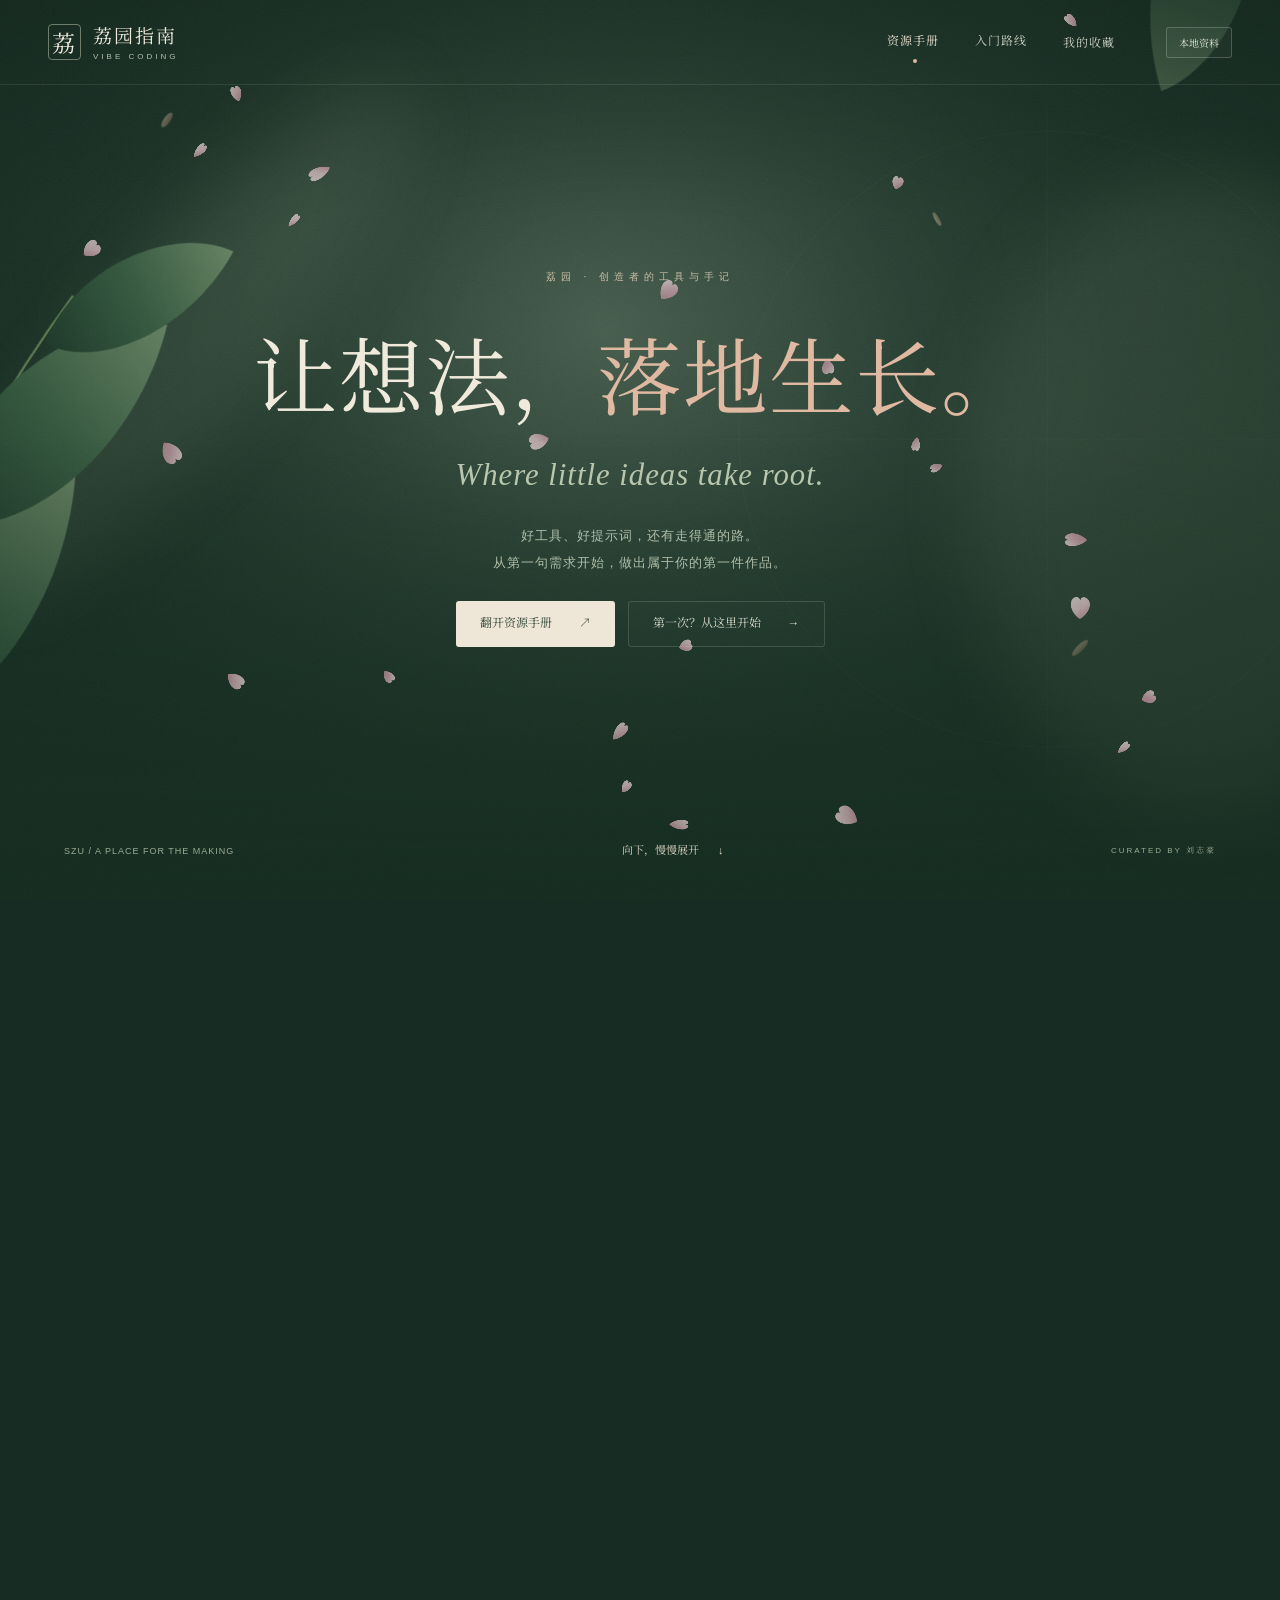
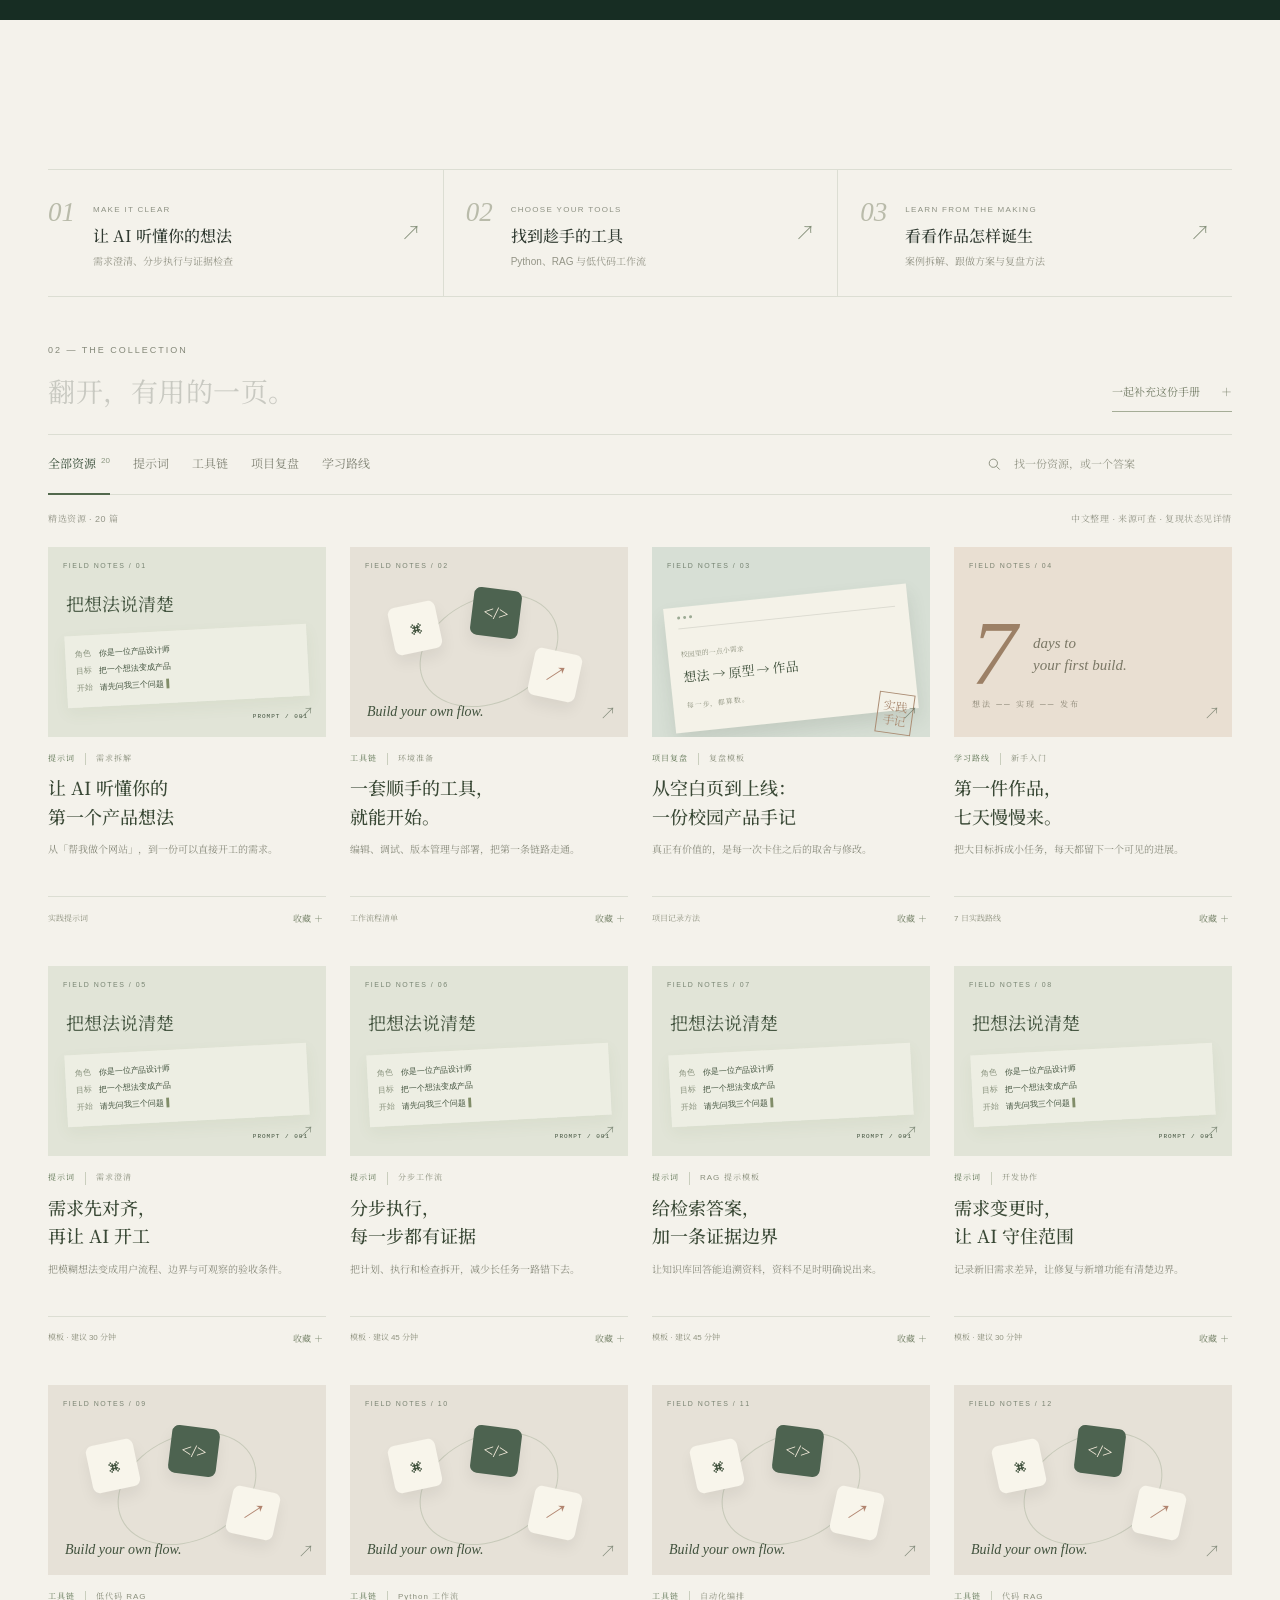
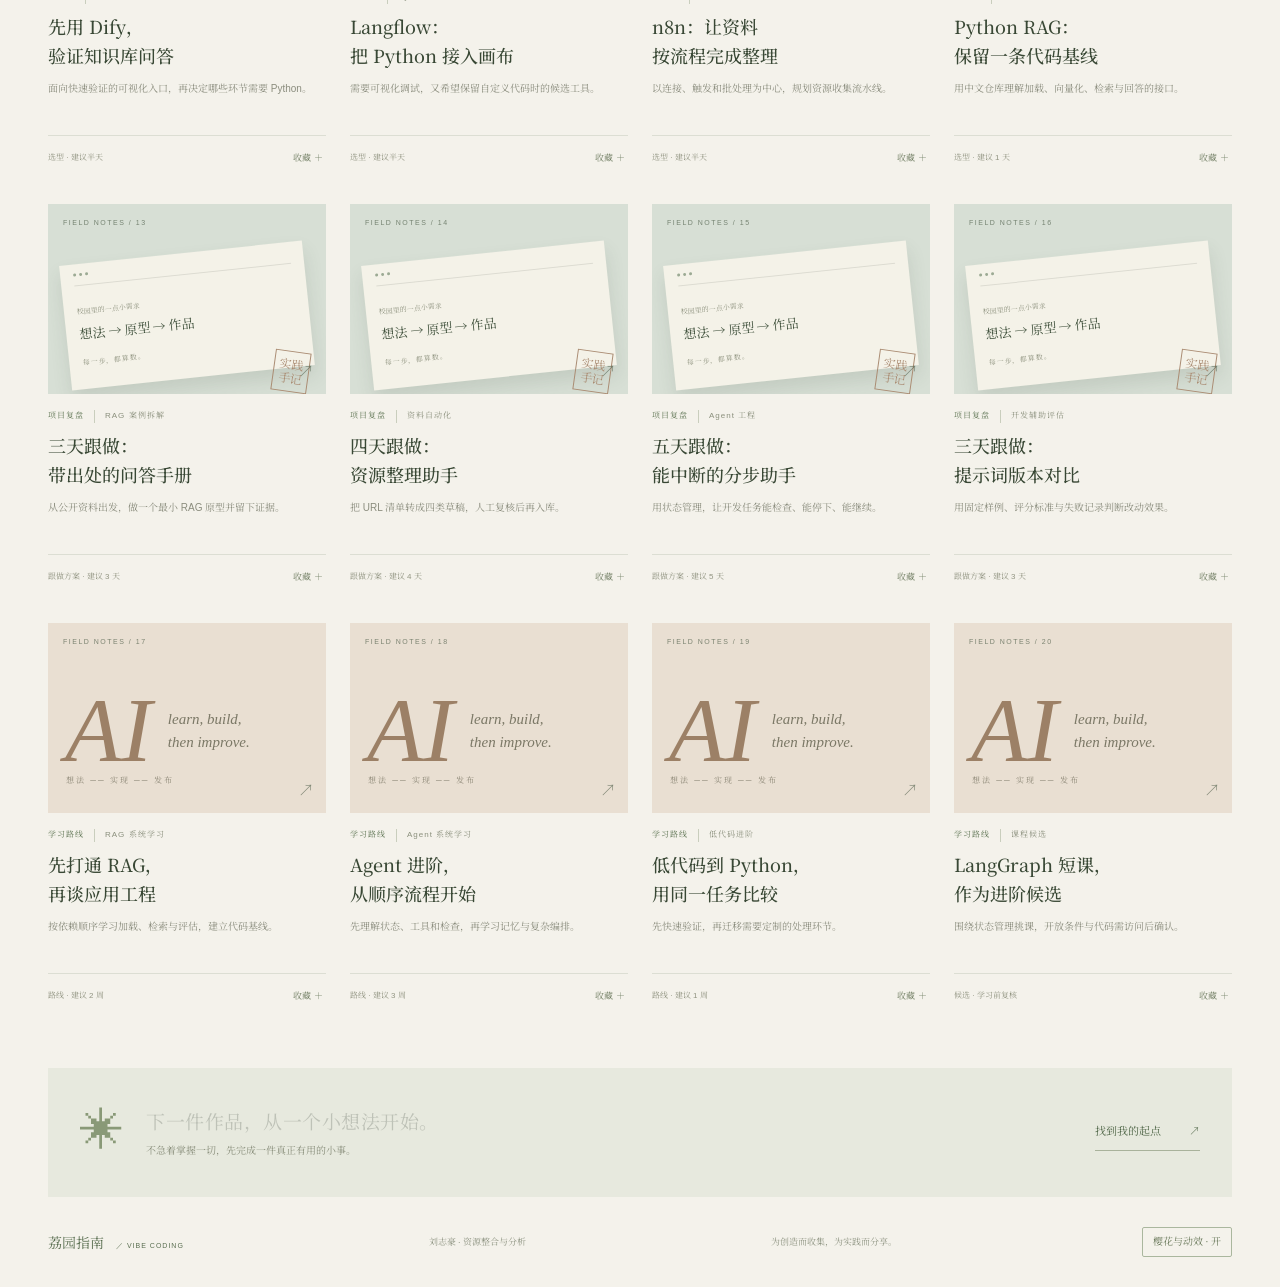
<file: index.html>
<!doctype html>
<html lang="zh-CN"><head>
  <meta charset="UTF-8" />
  <meta name="viewport" content="width=device-width, initial-scale=1.0" />
  <meta name="theme-color" content="#233c32" />
  <meta name="description" content="荔园指南 Vibe Coding 资源手册：收集提示词、工具链、项目复盘与学习路线，让想法落地生长。" />
  <link rel="icon" type="image/svg+xml" href="./favicon.svg" />
  <title>荔园指南 · Vibe Coding 资源手册</title>
  <script type="module" crossorigin src="./assets/index-BHOYnVPw.js"></script>
  <link rel="stylesheet" crossorigin href="./assets/index-BnYakr5-.css">
</head><body><div id="root"></div></body></html>
</file>
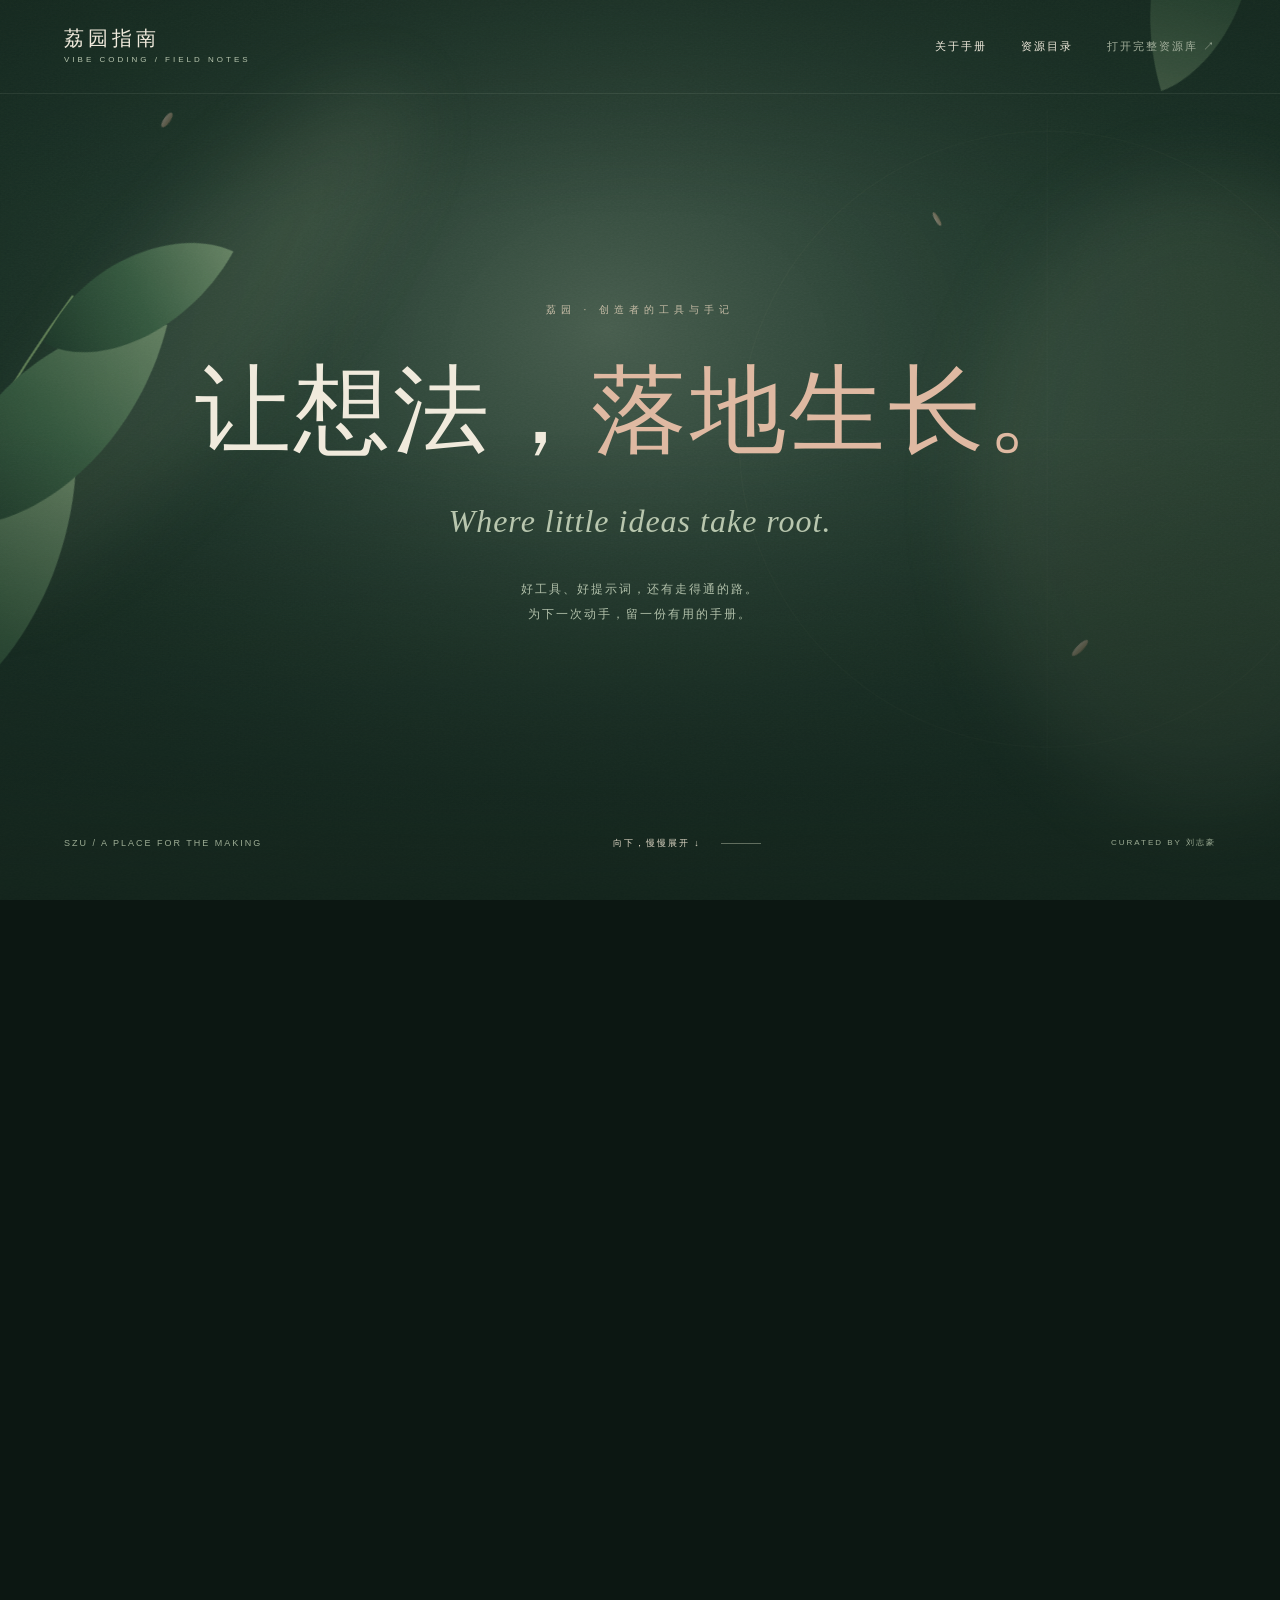
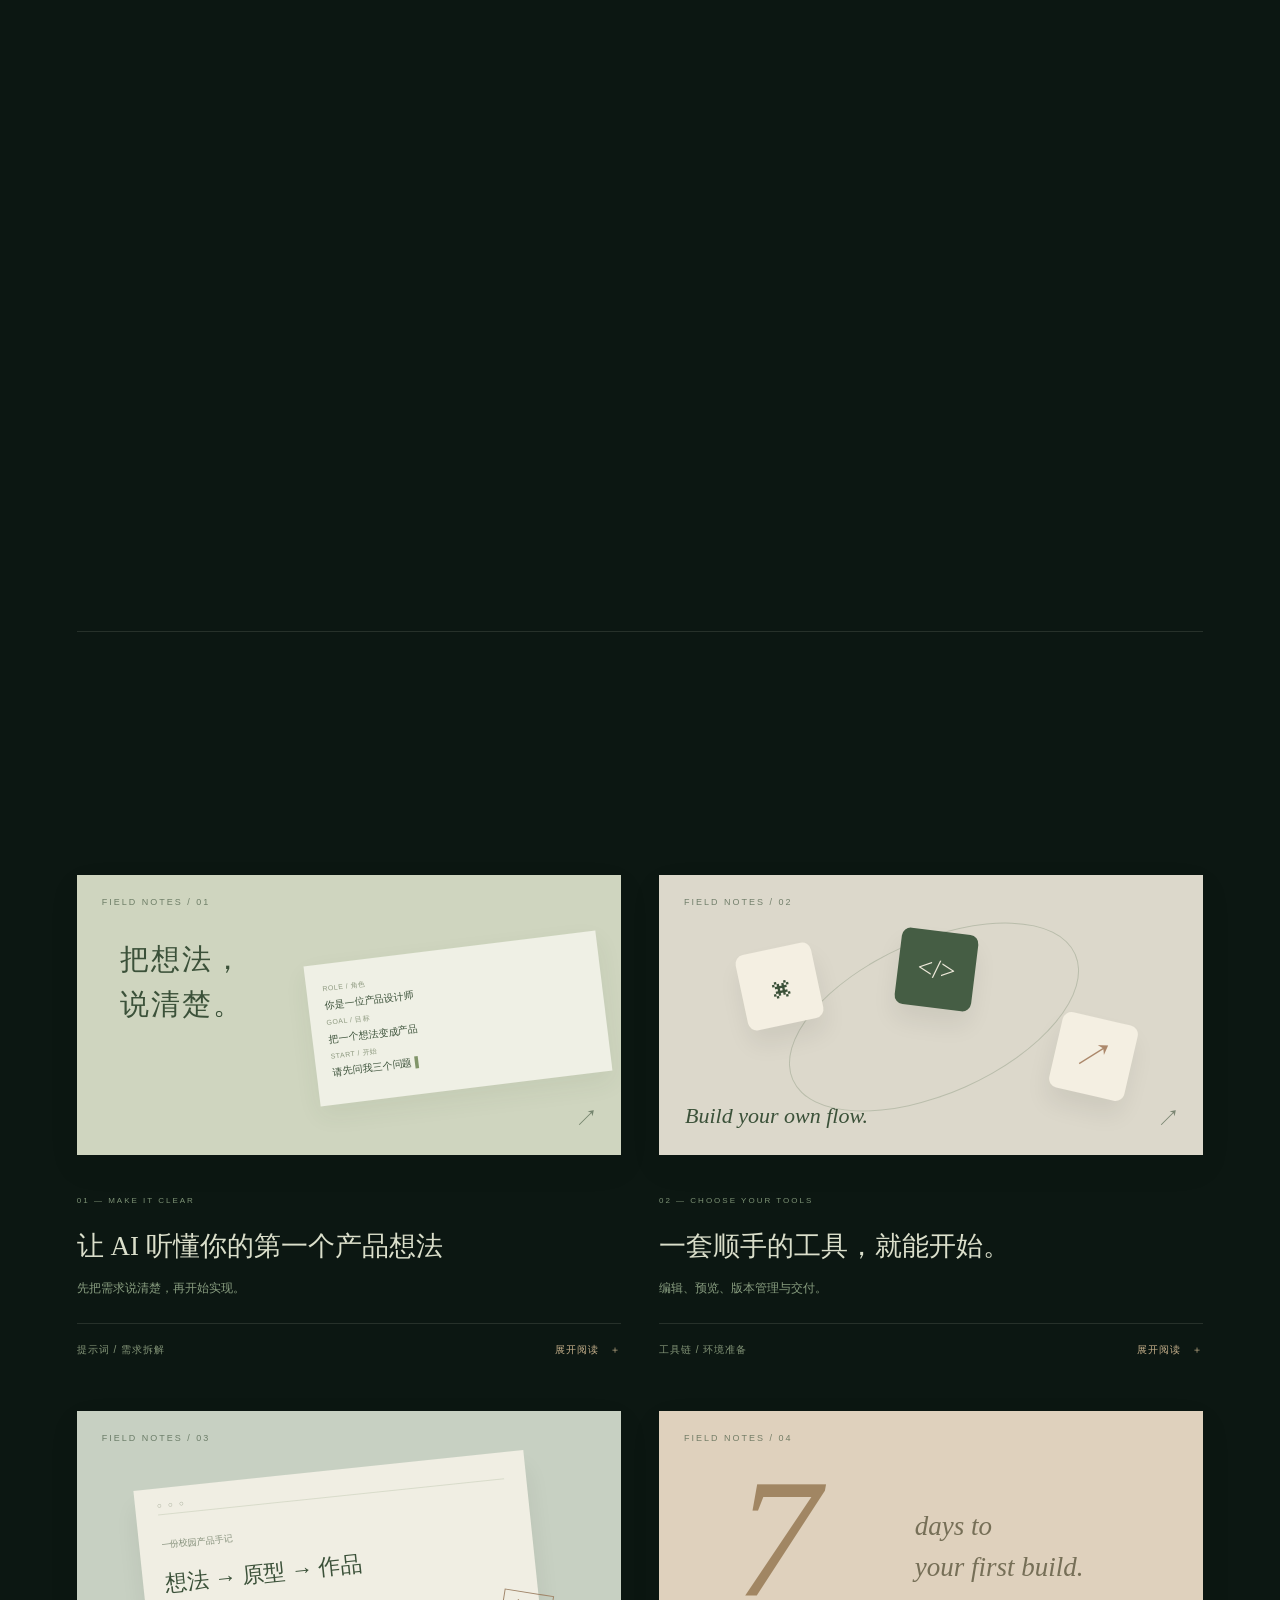
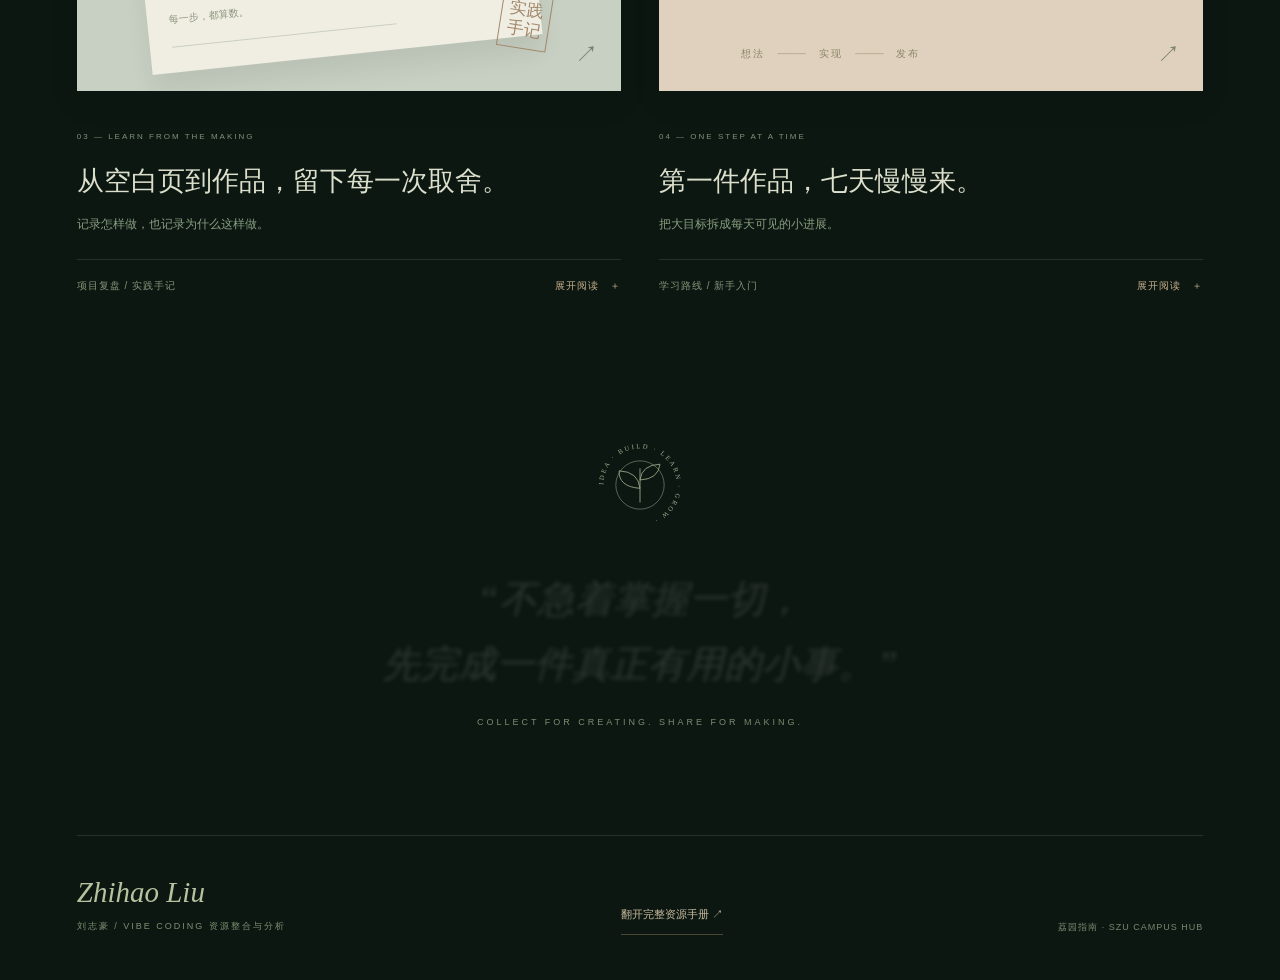
<file: experiments/scroll-home/index.html>
<!doctype html>
<html lang="zh-CN">
<head>
<meta charset="utf-8"><meta name="viewport" content="width=device-width,initial-scale=1"><meta name="theme-color" content="#172a22">
<title>荔园 · 让想法生长 — 滚动动效实验</title>
<style>
:root{--bg:#0c1712;--paper:#f0eadc;--muted:#a4b09d;--line:#c4c9b526;--gold:#c4a579;--serif:Georgia,'Noto Serif SC Variable','Songti SC','SimSun',serif;--sans:Arial,'Microsoft YaHei',sans-serif;color-scheme:dark}*{box-sizing:border-box}html{scroll-behavior:smooth;scroll-padding-top:90px}body{margin:0;background:var(--bg);color:var(--paper);font:14px/1.8 var(--sans);min-width:320px}a{color:inherit;text-decoration:none}button{font:inherit}button,a{touch-action:manipulation}a:focus-visible,button:focus-visible,summary:focus-visible{outline:2px solid var(--gold);outline-offset:7px}::selection{background:#c4a57955}h1,h2,h3,p{margin:0}.progress{position:fixed;top:0;left:0;height:1px;width:100%;transform:scaleX(0);transform-origin:left;background:var(--gold);z-index:20;pointer-events:none}.skip{position:fixed;top:-80px;left:20px;z-index:30;background:var(--paper);color:var(--bg);padding:12px}.skip:focus{top:10px}.nav{position:absolute;top:0;left:0;right:0;z-index:5;height:94px;padding:0 5vw;display:flex;align-items:center;justify-content:space-between;border-bottom:1px solid #d6dec518}.brand{font:20px var(--serif);letter-spacing:4px}.brand small{display:block;font:8px/2 var(--sans);letter-spacing:3px;color:#b7c5ae}.nav-links{display:flex;gap:34px;align-items:center;font-size:11px;letter-spacing:2px}.nav-links a{padding:12px 0}.back{color:var(--muted)}.scroll-scene{height:190svh;position:relative;--p:0}.hero{height:100svh;min-height:min(620px,100svh);position:sticky;top:0;overflow:hidden;isolation:isolate;background:#1d352a}.art{position:absolute;inset:-5%;width:110%;height:110%;transform:scale(calc(1 + var(--p)*.12));transform-origin:50% 40%;will-change:transform;pointer-events:none}.art .near{transform:translate(calc(var(--p)*-40px),calc(var(--p)*24px)) rotate(calc(var(--p)*-2deg));transform-origin:10% 100%}.art .far{transform:translate(calc(var(--p)*28px),calc(var(--p)*-16px));transform-origin:100% 0}.hero:after{content:'';position:absolute;inset:0;z-index:1;pointer-events:none;background:linear-gradient(180deg,#07110b4d,transparent 24%,#0c171200 48%,#0c1712 100%),radial-gradient(ellipse at 50% 40%,transparent 20%,#06110b70 100%);opacity:calc(.55 + var(--p)*.45)}.hero-copy{position:absolute;z-index:2;inset:0;display:flex;flex-direction:column;align-items:center;justify-content:center;text-align:center;padding:100px 24px 70px;transform:translateY(calc(var(--p)*-65px));opacity:clamp(0,calc(1 - var(--p)*1.45),1);will-change:transform,opacity;pointer-events:none}.eyebrow{font:10px var(--sans);letter-spacing:5px;color:#c7bda7;margin-bottom:29px}.hero h1{font:400 clamp(52px,7.5vw,108px)/1.35 var(--serif);letter-spacing:3px}.hero h1 em{font-style:normal;color:#dfb9a2}.hero-en{font:italic clamp(18px,2.5vw,32px)/1.5 Georgia,serif;color:#b8c6ae;margin-top:21px;letter-spacing:1px}.hero-desc{font-size:12px;color:#b0bfa9;letter-spacing:2px;margin-top:32px;line-height:2.1}.hero-caption{position:absolute;z-index:3;left:5vw;right:5vw;bottom:35px;display:flex;align-items:center;justify-content:space-between;gap:25px;font-size:9px;letter-spacing:2px;color:#9cac94;opacity:clamp(0,calc(1 - var(--p)*2),1)}.hero-caption a{display:flex;align-items:center;gap:20px;min-height:44px;color:#e0d9c7}.hero-caption a:after{content:'';display:block;width:40px;height:1px;background:#b9c1aa77}.hero-caption span:last-child{font-size:8px}.content{position:relative;z-index:3;max-width:1280px;margin:auto;padding:0 6vw}.intro{display:grid;grid-template-columns:1fr 1.25fr;gap:12%;padding:70px 0 120px;border-bottom:1px solid var(--line);align-items:start}.index-label{font-size:9px;letter-spacing:3px;color:var(--gold);display:flex;align-items:center;gap:16px}.index-label:before{content:'';width:24px;height:1px;background:var(--gold)}.intro h2,.section-heading h2{font:400 clamp(28px,3.4vw,44px)/1.65 var(--serif);letter-spacing:1px;margin-top:28px}.intro h2 em,.section-heading h2 em{font-style:normal;color:#b4c2a7}.intro-note{padding-top:49px}.intro-note p{font-size:14px;line-height:2.3;color:#b7c2ab}.intro-note p+p{margin-top:25px;color:#82937b;font-size:12px}.frame-corner{position:relative}.frame-corner:before,.frame-corner:after{position:absolute;content:'';width:16px;height:16px;border-color:#a7b39366}.frame-corner:before{border-left:1px solid;border-top:1px solid;left:-25px;top:26px}.frame-corner:after{border-right:1px solid;border-bottom:1px solid;right:-22px;bottom:-25px}.collection{padding:85px 0}.section-heading{display:flex;align-items:flex-end;justify-content:space-between;gap:25px;margin-bottom:40px}.section-heading>p{font-size:10px;letter-spacing:2px;color:#7f9276;margin-bottom:12px}.resource{border-top:1px solid var(--line)}.resource:last-child{border-bottom:1px solid var(--line)}.resource summary{cursor:pointer;list-style:none;display:grid;grid-template-columns:70px 1fr 120px 35px;gap:25px;align-items:center;min-height:145px;position:relative}.resource summary::-webkit-details-marker{display:none}.resource summary:after{content:'';position:absolute;left:0;right:0;bottom:0;height:1px;background:var(--gold);transform:scaleX(0);transform-origin:left;transition:transform .6s cubic-bezier(.2,.6,.2,1);pointer-events:none}.resource summary:hover:after,.resource[open] summary:after{transform:scaleX(1)}.resource-num{font:italic 25px Georgia,serif;color:#7d8d71}.resource-en{font-size:8px;letter-spacing:2px;color:#7e9075;display:block;margin-bottom:8px}.resource h3{font:400 clamp(19px,2.4vw,28px)/1.6 var(--serif);transition:transform .4s}.resource summary:hover h3{transform:translateX(8px)}.resource-type{text-align:right;font-size:10px;letter-spacing:2px;color:#9eae93}.resource-icon{color:#c1a67a;font-size:20px;text-align:right;transition:transform .4s}.resource[open] .resource-icon{transform:rotate(45deg)}.resource-body{padding:27px 60px 35px 95px;max-width:850px;font-size:13px;line-height:2.2;color:#adbaa2}.resource-body a{display:inline-block;margin-top:16px;font-size:11px;color:#dcc6a4;border-bottom:1px solid #a58e6d;padding-bottom:4px}.quote{padding:55px 0 105px;text-align:center;position:relative}.seal{width:100px;height:100px;display:block;margin:0 auto 32px;color:#a3b08e}.quote p{font:italic clamp(24px,3vw,38px)/1.7 var(--serif);color:#c8cdb9}.quote small{display:block;margin-top:18px;font-size:9px;letter-spacing:3px;color:#7a8d70}.footer{display:flex;align-items:flex-end;justify-content:space-between;gap:25px;padding:40px 0 45px;border-top:1px solid var(--line)}.signature{font:italic 29px Georgia,serif;color:#b6c39f}.signature small{display:block;font:9px/2 var(--sans);letter-spacing:2px;color:#7b9072;margin-top:8px}.footer>a{font-size:11px;color:#c9bd9e;padding:10px 0;border-bottom:1px solid #c4a57955}.footer>span{font-size:9px;letter-spacing:1px;color:#76896d}.reveal{opacity:1;transform:none}.js .reveal:not(.seen){opacity:0;transform:translateY(30px)}.js .reveal{transition:opacity .85s ease,transform .85s cubic-bezier(.2,.7,.2,1)}
@media(max-width:760px){.nav{height:78px;padding:0 22px}.brand{font-size:18px;letter-spacing:2px}.nav-links{gap:18px;font-size:10px;letter-spacing:0}.nav-links a:nth-child(2){display:none}.scroll-scene{height:165svh}.hero{min-height:min(600px,100svh)}.hero h1{font-size:clamp(45px,9vw,66px)}.hero h1 em{display:block}.hero-copy{padding-bottom:110px}.eyebrow{font-size:8px;letter-spacing:3px}.hero-en{font-size:20px}.hero-desc{font-size:11px;letter-spacing:1px}.hero-caption{left:23px;right:23px;bottom:23px;justify-content:center}.hero-caption>span{display:none}.content{padding:0 24px}.intro{grid-template-columns:1fr;gap:28px;padding:40px 0 75px}.intro-note{padding-top:10px}.intro-note p{font-size:13px}.frame-corner:before{top:0;left:-11px}.frame-corner:after{right:-7px;bottom:-13px}.section-heading{align-items:flex-start;flex-direction:column;gap:10px;margin-bottom:25px}.section-heading>p{font-size:8px}.collection{padding:60px 0}.resource summary{grid-template-columns:30px 1fr 22px;gap:16px;min-height:125px}.resource-type{display:none}.resource-num{font-size:20px}.resource-en{font-size:7px;letter-spacing:1px}.resource h3{font-size:19px}.resource-body{padding:24px 6px 30px 46px;font-size:12px}.quote{padding:35px 0 75px}.seal{width:85px;height:85px}.quote p{font-size:23px}.quote small{font-size:8px;letter-spacing:2px}.footer{flex-wrap:wrap;gap:20px;padding:30px 0}.footer>span{width:100%}.signature{font-size:24px}}
@media(prefers-reduced-motion:reduce){html{scroll-behavior:auto}.scroll-scene{height:auto}.hero{position:relative;height:100svh}.art,.hero-copy,.art .near,.art .far{transform:none!important;will-change:auto;opacity:1!important}.hero:after{opacity:.7}.hero-caption{opacity:1}.js .reveal:not(.seen){opacity:1;transform:none}.js .reveal,.resource h3,.resource summary:after,.resource-icon{transition:none}.resource summary:hover h3{transform:none}}

.more-open{display:none}.note-card[open] .more-open{display:inline}.note-card[open] .more-closed{display:none}
/* Text and card animation layers stay separate from the existing botanical hero. */
.scroll-word{--word-p:1;opacity:calc(.18 + var(--word-p)*.82);filter:blur(calc((1 - var(--word-p))*2px))}.scroll-text{overflow-wrap:break-word}.js .reveal:focus-within{opacity:1;transform:none}.resource-cards{display:grid;grid-template-columns:repeat(2,minmax(0,1fr));gap:52px 38px;margin-top:42px}.card-arrival{min-width:0}.js .card-arrival.reveal{transition:opacity .85s ease var(--stagger,0ms),transform .85s cubic-bezier(.2,.7,.2,1) var(--stagger,0ms)}.js .card-arrival.reveal:not(.seen){transform:translateY(48px)}.note-card summary{list-style:none;cursor:pointer}.note-card summary::-webkit-details-marker{display:none}.cover-space{perspective:1000px;padding:7px;margin:-7px -7px 0}.cover-plane{--rx:0deg;--ry:0deg;--mx:50%;--my:50%;position:relative;isolation:isolate;height:280px;background:#cfd5bf;color:#3b5139;overflow:hidden;transform:rotateX(var(--rx)) rotateY(var(--ry));transform-style:preserve-3d;transition:transform .45s cubic-bezier(.2,.7,.2,1),box-shadow .45s;box-shadow:0 12px 30px #00000012}.cover-plane:after{content:'';position:absolute;inset:0;pointer-events:none;background:radial-gradient(circle at var(--mx) var(--my),#fff6,transparent 65%);opacity:0;transition:opacity .4s}.cover-space.is-tilting .cover-plane{transition:transform .12s linear,box-shadow .3s;box-shadow:0 18px 35px #0004}.cover-space.is-tilting .cover-plane:after{opacity:.27}.cover-index{position:absolute;top:22px;left:25px;font:9px Arial,sans-serif;letter-spacing:2px;z-index:2;opacity:.65}.cover-arrow{position:absolute;bottom:16px;right:23px;font-size:23px;opacity:.6}.prompt-title{position:absolute;left:8%;top:22%;font:400 29px/1.55 var(--serif);letter-spacing:2px}.prompt-slip{position:absolute;left:43%;top:26%;width:54%;padding:20px 16px;background:#eff0e5;transform:rotate(-7deg);font:10px/2.4 var(--sans);box-shadow:0 10px 25px #39502b12}.prompt-slip span{font:7px Arial,sans-serif;letter-spacing:.5px;display:block;line-height:1.4;color:#8c987e}.prompt-slip i{font-style:normal;color:#81956a}.cover-tools{background:#dcd8cb}.tool-orbit{position:absolute;left:22%;top:23%;width:57%;height:55%;border:1px solid #85947c66;border-radius:50%;transform:rotate(-24deg)}.tool-block{position:absolute;width:77px;height:77px;border-radius:9px;background:#f4efe2;box-shadow:0 15px 24px #0001;display:grid;place-items:center;font:38px Georgia,serif}.tool-a{left:15%;top:26%;transform:rotate(-12deg)}.tool-b{left:44%;top:20%;transform:rotate(7deg);background:#455d44;color:#eee9da;font-size:27px}.tool-c{right:13%;top:51%;transform:rotate(13deg);color:#ac886b}.tool-motto{position:absolute;bottom:26px;left:26px;font:italic 22px Georgia,serif}.cover-journal{background:#c7d0c2}.journal-page{position:absolute;left:12%;right:16%;top:21%;padding:10px 22px 25px;background:#f0eee3;transform:rotate(-6deg);box-shadow:0 18px 25px #0001}.journal-chrome{font:8px/2 Arial,sans-serif;letter-spacing:2px;border-bottom:1px solid #bcc5ae77;color:#98a08b;margin-bottom:16px}.journal-page small{font-size:9px;color:#85907b}.journal-page strong{display:block;font:400 22px/2.5 var(--serif)}.journal-page p{font-size:10px;color:#8c967f}.journal-lines{height:19px;border-bottom:1px solid #cbd0be;max-width:65%}.journal-seal{position:absolute;right:13%;bottom:15%;padding:7px;border:1px solid #a1876b;color:#a1876b;font:17px/1.2 var(--serif);transform:rotate(9deg)}.cover-route{background:#dfd1bd}.route-seven{position:absolute;top:15%;left:14%;font:italic 170px/1 Georgia,serif;color:#a18663}.route-motto{position:absolute;top:34%;left:47%;font:italic 27px/1.5 Georgia,serif;color:#766f57}.route-steps{position:absolute;bottom:28px;left:15%;font-size:10px;color:#8b856a;letter-spacing:2px}.route-steps span{margin:0 8px;letter-spacing:0;color:#a99e84}.card-caption{padding-top:24px}.card-kicker{font:8px Arial,sans-serif;letter-spacing:2px;color:#7d9275}.card-caption h3{font:400 clamp(19px,2.2vw,27px)/1.7 var(--serif);margin:12px 0 8px;color:#dbdfcb}.card-caption p{font-size:12px;line-height:1.9;color:#899e80}.card-foot{display:flex;justify-content:space-between;gap:12px;border-top:1px solid var(--line);padding:17px 0 0;margin-top:23px;font-size:10px;letter-spacing:1px;color:#849578}.card-more{color:#c7b18c}.card-more i{font-style:normal;display:inline-block;transition:transform .3s;margin-left:7px}.note-card[open] .card-more i{transform:rotate(45deg)}.card-reading{font-size:13px;line-height:2.2;color:#a9b99d;padding:24px 0 0;border-top:1px solid var(--line);margin-top:20px}.card-reading a{display:inline-block;color:#cfb993;font-size:11px;margin-top:14px;border-bottom:1px solid #8d7958;padding-bottom:4px}
@media(max-width:1050px){.cover-plane{height:230px}.prompt-title{font-size:24px;left:7%}.prompt-slip{padding:14px 12px;font-size:8px}.tool-block{width:62px;height:62px;font-size:31px}.tool-b{font-size:23px}.route-seven{font-size:140px}.route-motto{font-size:23px}.journal-page{padding:8px 15px 20px}.journal-page strong{font-size:18px}}
@media(max-width:760px){.resource-cards{grid-template-columns:1fr;gap:42px;margin-top:28px}.cover-plane{height:clamp(225px,62vw,340px)}.prompt-title{font-size:clamp(24px,6.5vw,34px)}.prompt-slip{font-size:10px;padding:18px 14px}.card-caption h3{font-size:23px}.card-kicker{font-size:8px}.js .card-arrival.reveal{transition-delay:0ms}.card-foot{font-size:10px}.route-seven{font-size:clamp(140px,36vw,190px)}.route-motto{font-size:clamp(23px,6vw,31px)}.tool-block{width:clamp(62px,17vw,95px);height:clamp(62px,17vw,95px)}.journal-page strong{font-size:clamp(18px,5vw,26px)}}
@media(pointer:coarse),(prefers-reduced-motion:reduce){.cover-plane{transform:none!important;transition:none!important}.cover-plane:after{display:none}}
@media(prefers-reduced-motion:reduce){.scroll-word{opacity:1!important;filter:none!important}.js .card-arrival.reveal{transition:none;transform:none!important;opacity:1!important}.card-more i{transition:none}}

</style>
</head>
<body>
<div class="progress" aria-hidden="true"></div><a class="skip" href="#notes">跳到资源目录</a>
<header class="nav"><a class="brand" href="#top">荔园指南<small>VIBE CODING / FIELD NOTES</small></a><nav class="nav-links" aria-label="页面导航"><a href="#about">关于手册</a><a href="#notes">资源目录</a><a class="back" href="../../">打开完整资源库 ↗</a></nav></header>
<section id="top" class="scroll-scene" aria-label="滚动驱动的植物背景首屏"><div class="hero">
<svg class="art" viewBox="0 0 1440 900" preserveAspectRatio="xMidYMid slice" aria-hidden="true"><defs><radialGradient id="mist"><stop stop-color="#768975" stop-opacity=".48"/><stop offset="1" stop-color="#163126" stop-opacity="0"/></radialGradient><linearGradient id="leaf" x1="0" x2="1" y2="1"><stop stop-color="#6f8d6b"/><stop offset=".5" stop-color="#3c6346"/><stop offset="1" stop-color="#213f2e"/></linearGradient><linearGradient id="rose"><stop stop-color="#e2c4b5"/><stop offset="1" stop-color="#a78668"/></linearGradient><filter id="grain"><feTurbulence type="fractalNoise" baseFrequency=".7" numOctaves="3" stitchTiles="stitch"/><feColorMatrix type="saturate" values="0"/><feComponentTransfer><feFuncA type="linear" slope=".06"/></feComponentTransfer></filter><filter id="blur"><feGaussianBlur stdDeviation="35"/></filter><path id="blade" d="M0 0C-100-7-174-103-165-172C-58-151 13-63 0 0Z"/><path id="vein" d="M0 0Q-82-82-165-172" fill="none" stroke="#a6b594" stroke-opacity=".22" stroke-width="1"/></defs><rect width="1440" height="900" fill="#1c3529"/><ellipse cx="690" cy="340" rx="680" ry="540" fill="url(#mist)"/><g filter="url(#blur)" opacity=".13" fill="#b6c69d"><ellipse cx="310" cy="350" rx="75" ry="300" transform="rotate(40 310 350)"/><ellipse cx="1230" cy="490" rx="210" ry="290"/></g><g class="far" fill="url(#leaf)" opacity=".58"><g transform="translate(1440 0) rotate(142)"><path d="M0 0Q150 300 390 670" fill="none" stroke="#7c976c" stroke-width="2"/><use href="#blade" transform="translate(30 70) rotate(12)"/><use href="#vein" transform="translate(30 70) rotate(12)"/><use href="#blade" transform="translate(82 180) rotate(100) scale(.95)"/><use href="#blade" transform="translate(143 290) rotate(20) scale(1.15)"/><use href="#vein" transform="translate(143 290) rotate(20) scale(1.15)"/><use href="#blade" transform="translate(220 415) rotate(110) scale(1.1)"/><use href="#blade" transform="translate(310 550) rotate(23) scale(.85)"/></g></g><g class="near" fill="url(#leaf)"><g transform="translate(-20 875) rotate(-22)"><path d="M0 0Q160-280 420-440" fill="none" stroke="#6e9161" stroke-width="2"/><use href="#blade" transform="translate(40 -70) rotate(-8) scale(1.3)"/><use href="#vein" transform="translate(40 -70) rotate(-8) scale(1.3)"/><use href="#blade" transform="translate(90 -140) rotate(105) scale(1.3)"/><use href="#blade" transform="translate(150 -220) rotate(5) scale(1.15)"/><use href="#vein" transform="translate(150 -220) rotate(5) scale(1.15)"/><use href="#blade" transform="translate(230 -295) rotate(115) scale(1.15)"/><use href="#blade" transform="translate(310 -360) rotate(10) scale(.9)"/><use href="#blade" transform="translate(380 -410) rotate(130) scale(.8)"/></g></g><g fill="none" stroke="#b5ba9666" opacity=".14"><circle cx="1090" cy="440" r="280"/><circle cx="1090" cy="440" r="256" stroke-dasharray="1 16"/><path d="M790 440h600M1090 140v600"/></g><g fill="url(#rose)" opacity=".5"><ellipse cx="290" cy="150" rx="3" ry="8" transform="rotate(35 290 150)"/><ellipse cx="1120" cy="630" rx="3" ry="10" transform="rotate(45 1120 630)"/><ellipse cx="990" cy="240" rx="2" ry="7" transform="rotate(-30 990 240)"/></g><rect width="1440" height="900" filter="url(#grain)"/></svg>
<div class="hero-copy"><p class="eyebrow">荔园 · 创造者的工具与手记</p><h1>让想法，<em>落地生长。</em></h1><p class="hero-en">Where little ideas take root.</p><p class="hero-desc">好工具、好提示词，还有走得通的路。<br>为下一次动手，留一份有用的手册。</p></div>
<div class="hero-caption"><span>SZU / A PLACE FOR THE MAKING</span><a href="#about">向下，慢慢展开 ↓</a><span>CURATED BY 刘志豪</span></div></div></section>
<main class="content"><section id="about" class="intro"><div class="reveal"><div class="index-label">01 / THE BEGINNING</div><h2 class="scroll-text">不必一次弄懂所有工具。<br><em>先让一个想法，成为现实。</em></h2></div><div class="intro-note frame-corner reveal"><p class="scroll-text">有时，你缺的不是下一个新工具，<br>而是一句清晰的需求、一个可复用的步骤，<br>或者一份走过弯路之后的记录。</p><p>这份手册，收集 AI 编程中那些真正能用上的方法。<br>从第一句需求开始，陪你走到第一件作品。</p></div></section>
<section class="collection" id="notes"><div class="section-heading reveal"><div><div class="index-label">02 / SELECTED FIELD NOTES</div><h2 class="scroll-text">翻开，<em>有用的一页。</em></h2></div><p>四个方向 / 一个属于你的起点</p></div>
<div class="resource-cards"><article class="card-arrival reveal" style="--stagger:0ms"><details class="note-card"><summary><div class="cover-space"><div class="cover-plane cover-prompt"><span class="cover-index">FIELD NOTES / 01</span><div class="prompt-title">把想法，<br>说清楚。</div><div class="prompt-slip"><span>ROLE / 角色</span>你是一位产品设计师<br><span>GOAL / 目标</span>把一个想法变成产品<br><span>START / 开始</span>请先问我三个问题 <i>▌</i></div><span class="cover-arrow" aria-hidden="true">↗</span></div></div><div class="card-caption"><span class="card-kicker">01 — MAKE IT CLEAR</span><h3>让 AI 听懂你的第一个产品想法</h3><p>先把需求说清楚，再开始实现。</p><div class="card-foot"><span>提示词 / 需求拆解</span><span class="card-more"><span class="more-closed">展开阅读</span><span class="more-open">收起阅读</span> <i aria-hidden="true">＋</i></span></div></div></summary><div class="card-reading">先明确目标用户、使用场景、核心流程和验收条件，再让 AI 开始实现。一份清晰的需求，比一句“做得好看一点”更能推动下一步。<br><a href="../../#mp-library">去资源手册继续阅读 ↗</a></div></details></article><article class="card-arrival reveal" style="--stagger:140ms"><details class="note-card"><summary><div class="cover-space"><div class="cover-plane cover-tools"><span class="cover-index">FIELD NOTES / 02</span><div class="tool-orbit"></div><div class="tool-block tool-a">⌘</div><div class="tool-block tool-b">&lt;/&gt;</div><div class="tool-block tool-c">↗</div><em class="tool-motto">Build your own flow.</em><span class="cover-arrow" aria-hidden="true">↗</span></div></div><div class="card-caption"><span class="card-kicker">02 — CHOOSE YOUR TOOLS</span><h3>一套顺手的工具，就能开始。</h3><p>编辑、预览、版本管理与交付。</p><div class="card-foot"><span>工具链 / 环境准备</span><span class="card-more"><span class="more-closed">展开阅读</span><span class="more-open">收起阅读</span> <i aria-hidden="true">＋</i></span></div></div></summary><div class="card-reading">编辑、本地预览、版本管理和构建交付。先打通一条可以检查、可以回退的工作链路，再根据实际需求增加工具。<br><a href="../../#mp-library">去资源手册继续阅读 ↗</a></div></details></article><article class="card-arrival reveal" style="--stagger:0ms"><details class="note-card"><summary><div class="cover-space"><div class="cover-plane cover-journal"><span class="cover-index">FIELD NOTES / 03</span><div class="journal-page"><div class="journal-chrome">○ ○ ○</div><small>一份校园产品手记</small><strong>想法 → 原型 → 作品</strong><p>每一步，都算数。</p><div class="journal-lines"></div></div><span class="journal-seal">实践<br>手记</span><span class="cover-arrow" aria-hidden="true">↗</span></div></div><div class="card-caption"><span class="card-kicker">03 — LEARN FROM THE MAKING</span><h3>从空白页到作品，留下每一次取舍。</h3><p>记录怎样做，也记录为什么这样做。</p><div class="card-foot"><span>项目复盘 / 实践手记</span><span class="card-more"><span class="more-closed">展开阅读</span><span class="more-open">收起阅读</span> <i aria-hidden="true">＋</i></span></div></div></summary><div class="card-reading">记录问题如何出现、为什么这样修改，以及如何判断修改有效。复盘保留过程，也明确哪些能力尚未实现。<br><a href="../../#mp-library">去资源手册继续阅读 ↗</a></div></details></article><article class="card-arrival reveal" style="--stagger:140ms"><details class="note-card"><summary><div class="cover-space"><div class="cover-plane cover-route"><span class="cover-index">FIELD NOTES / 04</span><div class="route-seven">7</div><em class="route-motto">days to<br>your first build.</em><div class="route-steps">想法 <span>────</span> 实现 <span>────</span> 发布</div><span class="cover-arrow" aria-hidden="true">↗</span></div></div><div class="card-caption"><span class="card-kicker">04 — ONE STEP AT A TIME</span><h3>第一件作品，七天慢慢来。</h3><p>把大目标拆成每天可见的小进展。</p><div class="card-foot"><span>学习路线 / 新手入门</span><span class="card-more"><span class="more-closed">展开阅读</span><span class="more-open">收起阅读</span> <i aria-hidden="true">＋</i></span></div></div></summary><div class="card-reading">从一个小需求出发，逐步完成页面、数据、交互、验证与交付。每天都留下一个看得见的进展。<br><a href="../../#mp-library">去资源手册继续阅读 ↗</a></div></details></article></div></section>
<section class="quote reveal"><svg class="seal" viewBox="0 0 120 120" aria-hidden="true"><defs><path id="round" d="M60 60m-44 0a44 44 0 1 1 88 0a44 44 0 1 1-88 0"/></defs><circle cx="60" cy="60" r="29" fill="none" stroke="currentColor" stroke-width=".6"/><text font-family="Georgia,serif" font-size="8" fill="currentColor" letter-spacing="2.6"><textPath href="#round">IDEA · BUILD · LEARN · GROW · </textPath></text><path d="M60 81V40M60 64Q34 62 35 43Q58 44 60 64M60 54Q82 53 84 35Q62 36 60 54" fill="none" stroke="currentColor" stroke-width="1"/></svg><p class="scroll-text">“不急着掌握一切，<br>先完成一件真正有用的小事。”</p><small>COLLECT FOR CREATING. SHARE FOR MAKING.</small></section>
<footer class="footer"><div class="signature">Zhihao Liu<small>刘志豪 / VIBE CODING 资源整合与分析</small></div><a href="../../">翻开完整资源手册 ↗</a><span>荔园指南 · SZU CAMPUS HUB</span></footer></main>
<script>
(()=>{'use strict';
const scene=document.querySelector('.scroll-scene'),bar=document.querySelector('.progress');
const motion=matchMedia('(prefers-reduced-motion: reduce)'),fine=matchMedia('(hover:hover) and (pointer:fine)');
const clamp=x=>Math.max(0,Math.min(1,x));let scheduled=false;
const textGroups=[];
// Split text nodes while preserving emphasis and line breaks; characters remain selectable text.
for(const element of document.querySelectorAll('.scroll-text')){
 const walker=document.createTreeWalker(element,NodeFilter.SHOW_TEXT);const nodes=[];while(walker.nextNode())nodes.push(walker.currentNode);
 const words=[];
 const segmenter=typeof Intl.Segmenter==='function'?new Intl.Segmenter('zh-CN',{granularity:'word'}):null;
 for(const node of nodes){const fragment=document.createDocumentFragment();const parts=segmenter?Array.from(segmenter.segment(node.textContent),part=>part.segment):Array.from(node.textContent);for(const part of parts){if(!part.trim()){fragment.append(document.createTextNode(part));continue;}const word=document.createElement('span');word.className='scroll-word';word.textContent=part;fragment.append(word);words.push(word);}node.replaceWith(fragment);}
 textGroups.push({element,words,last:-1});
}
function draw(){scheduled=false;const y=scrollY,h=innerHeight;const travel=Math.max(1,scene.offsetHeight-h);scene.style.setProperty('--p',motion.matches?'0':String(clamp(y/travel)));bar.style.transform=`scaleX(${clamp(y/Math.max(1,document.documentElement.scrollHeight-h))})`;
 for(const group of textGroups){const rect=group.element.getBoundingClientRect();const p=motion.matches?1:clamp((h*.94-rect.top)/(rect.height+h*.28));if(Math.abs(p-group.last)<.002)continue;group.last=p;group.words.forEach((word,index)=>word.style.setProperty('--word-p',String(clamp((p*(group.words.length+3)-index)/3))));}
}
function schedule(){if(!scheduled){scheduled=true;requestAnimationFrame(draw);}}
addEventListener('scroll',schedule,{passive:true});addEventListener('resize',schedule);
let observer;
if('IntersectionObserver'in window){observer=new IntersectionObserver(items=>items.forEach(item=>{if(item.isIntersecting){item.target.classList.add('seen');observer.unobserve(item.target)}}),{threshold:.12});document.querySelectorAll('.reveal').forEach(element=>observer.observe(element));document.documentElement.classList.add('js');}
const covers=Array.from(document.querySelectorAll('.cover-space'));
function resetCover(space){const plane=space.querySelector('.cover-plane');space.classList.remove('is-tilting');plane.style.setProperty('--rx','0deg');plane.style.setProperty('--ry','0deg');plane.style.removeProperty('--mx');plane.style.removeProperty('--my');}
for(const space of covers){let frame=0,last;const plane=space.querySelector('.cover-plane');space.addEventListener('pointermove',event=>{if(!fine.matches||motion.matches||event.pointerType==='touch')return;last={x:event.clientX,y:event.clientY};if(frame)return;frame=requestAnimationFrame(()=>{frame=0;if(!last||!fine.matches||motion.matches)return;const rect=space.getBoundingClientRect();const x=clamp((last.x-rect.left)/rect.width),y=clamp((last.y-rect.top)/rect.height);space.classList.add('is-tilting');plane.style.setProperty('--rx',`${(0.5-y)*7}deg`);plane.style.setProperty('--ry',`${(x-0.5)*7}deg`);plane.style.setProperty('--mx',`${x*100}%`);plane.style.setProperty('--my',`${y*100}%`);});});
 const reset=()=>{last=null;cancelAnimationFrame(frame);frame=0;resetCover(space)};space.addEventListener('pointerleave',reset);space.addEventListener('pointercancel',reset);}
function updateMode(){if(motion.matches)document.querySelectorAll('.reveal').forEach(element=>element.classList.add('seen'));covers.forEach(resetCover);schedule();}
motion.addEventListener('change',updateMode);fine.addEventListener('change',updateMode);
document.querySelectorAll('details').forEach(element=>element.addEventListener('toggle',schedule));
document.addEventListener('focusin',event=>event.target.closest?.('.reveal')?.classList.add('seen'));
updateMode();})();
</script>
</body></html>
</file>
<file: assets/index-BnYakr5-.css>
@font-face{font-family:"Noto Serif SC Variable";font-style:normal;font-display:swap;font-weight:200 900;src:url(./noto-serif-sc-4-wght-normal-POi_Urbq.woff2) format("woff2-variations");unicode-range:U+1f1e9-1f1f5,U+1f1f7-1f1ff,U+1f21a,U+1f232,U+1f234-1f237,U+1f250-1f251,U+1f300,U+1f302-1f308,U+1f30a-1f311,U+1f315,U+1f319-1f320,U+1f324,U+1f327,U+1f32a,U+1f32c-1f32d,U+1f330-1f357,U+1f359-1f37e}@font-face{font-family:"Noto Serif SC Variable";font-style:normal;font-display:swap;font-weight:200 900;src:url(./noto-serif-sc-5-wght-normal-DfKSWjAL.woff2) format("woff2-variations");unicode-range:U+fee3,U+fef3,U+ff03-ff04,U+ff07,U+ff0a,U+ff17-ff19,U+ff1c-ff1d,U+ff20-ff3a,U+ff3c,U+ff3e-ff5b,U+ff5d,U+ff61-ff65,U+ff67-ff6a,U+ff6c,U+ff6f-ff78,U+ff7a-ff7d,U+ff80-ff84,U+ff86,U+ff89-ff8e,U+ff92,U+ff97-ff9b,U+ff9d-ff9f,U+ffe0-ffe4,U+ffe6,U+ffe9,U+ffeb,U+ffed,U+fffc,U+1f004,U+1f170-1f171,U+1f192-1f195,U+1f198-1f19a,U+1f1e6-1f1e8}@font-face{font-family:"Noto Serif SC Variable";font-style:normal;font-display:swap;font-weight:200 900;src:url(./noto-serif-sc-6-wght-normal-zG9mG1jB.woff2) format("woff2-variations");unicode-range:U+f0a7,U+f0b2,U+f0b7,U+f0c9,U+f0d8,U+f0da,U+f0dc-f0dd,U+f0e0,U+f0e6,U+f0eb,U+f0fc,U+f101,U+f104-f105,U+f107,U+f10b,U+f11b,U+f14b,U+f18a,U+f193,U+f1d6-f1d7,U+f244,U+f27a,U+f296,U+f2ae,U+f471,U+f4b3,U+f610-f611,U+f880-f881,U+f8ec,U+f8f5,U+f8ff,U+f901,U+f90a,U+f92c-f92d,U+f934,U+f937,U+f941,U+f965,U+f967,U+f969,U+f96b,U+f96f,U+f974,U+f978-f979,U+f97e,U+f981,U+f98a,U+f98e,U+f997,U+f99c,U+f9b2,U+f9b5,U+f9ba,U+f9be,U+f9ca,U+f9d0-f9d1,U+f9dd,U+f9e0-f9e1,U+f9e4,U+f9f7,U+fa00-fa01,U+fa08,U+fa0a,U+fa11,U+fb01-fb02,U+fdfc,U+fe0e,U+fe30-fe31,U+fe33-fe44,U+fe49-fe52,U+fe54-fe57,U+fe59-fe66,U+fe68-fe6b,U+fe8e,U+fe92-fe93,U+feae,U+feb8,U+fecb-fecc,U+fee0}@font-face{font-family:"Noto Serif SC Variable";font-style:normal;font-display:swap;font-weight:200 900;src:url(./noto-serif-sc-21-wght-normal-BWgIT3u9.woff2) format("woff2-variations");unicode-range:U+9f83,U+9f85-9f8d,U+9f90-9f91,U+9f94-9f96,U+9f98,U+9f9b-9f9c,U+9f9e,U+9fa0,U+9fa2,U+9ff0-9fff,U+a001,U+a007,U+a025,U+a046-a047,U+a057,U+a072,U+a078-a079,U+a083,U+a085,U+a100,U+a118,U+a132,U+a134,U+a1f4,U+a242,U+a4a6,U+a4aa,U+a4b0-a4b1,U+a4b3,U+a9c1-a9c2,U+ac00-ac01,U+ac04,U+ac08,U+ac10-ac11,U+ac13-ac16,U+ac19,U+ac1c-ac1d,U+ac24,U+ac70-ac71,U+ac74,U+ac77-ac78,U+ac80-ac81,U+ac83,U+ac8c,U+ac90,U+ac9f-aca0,U+aca8-aca9,U+acac,U+acb0,U+acbd,U+acc1,U+acc4,U+ace0-ace1,U+ace4,U+ace8,U+acf3,U+acf5,U+acfc-acfd,U+ad00,U+ad0c,U+ad11,U+ad1c,U+ad34,U+ad50,U+ad64,U+ad6c,U+ad70,U+ad74,U+ad7f,U+ad81,U+ad8c,U+adc0,U+adc8,U+addc,U+ade0,U+adf8-adf9,U+adfc,U+ae00,U+ae08-ae09,U+ae0b,U+ae30,U+ae34,U+ae38,U+ae40,U+ae4a,U+ae4c,U+ae54,U+ae68,U+aebc,U+aed8,U+af2c-af2d}@font-face{font-family:"Noto Serif SC Variable";font-style:normal;font-display:swap;font-weight:200 900;src:url(./noto-serif-sc-22-wght-normal-n_9gzBdK.woff2) format("woff2-variations");unicode-range:U+9e30-9e33,U+9e35-9e3b,U+9e3e,U+9e40-9e44,U+9e46-9e4e,U+9e51,U+9e53,U+9e55-9e58,U+9e5a-9e5c,U+9e5e-9e63,U+9e66-9e6e,U+9e71,U+9e73,U+9e75,U+9e78-9e79,U+9e7c-9e7e,U+9e82,U+9e86-9e88,U+9e8b-9e8c,U+9e90-9e91,U+9e93,U+9e95,U+9e97,U+9e9d,U+9ea4-9ea5,U+9ea9-9eaa,U+9eb4-9eb5,U+9eb8-9eba,U+9ebc-9ebf,U+9ec3,U+9ec9,U+9ecd,U+9ed0,U+9ed2-9ed3,U+9ed5-9ed6,U+9ed9,U+9edc-9edd,U+9edf-9ee0,U+9ee2,U+9ee5,U+9ee7-9eea,U+9eef,U+9ef1,U+9ef3-9ef4,U+9ef6,U+9ef9,U+9efb-9efc,U+9efe,U+9f0b,U+9f0d,U+9f10,U+9f14,U+9f17,U+9f19,U+9f22,U+9f29,U+9f2c,U+9f2f,U+9f31,U+9f37,U+9f39,U+9f3d-9f3e,U+9f41,U+9f4a-9f4b,U+9f51-9f52,U+9f61-9f63,U+9f66-9f67,U+9f80-9f81}@font-face{font-family:"Noto Serif SC Variable";font-style:normal;font-display:swap;font-weight:200 900;src:url(./noto-serif-sc-23-wght-normal-PFb7vc5T.woff2) format("woff2-variations");unicode-range:U+9c82-9c83,U+9c85-9c8c,U+9c8e-9c92,U+9c94-9c9b,U+9c9e-9ca3,U+9ca5-9ca7,U+9ca9,U+9cab,U+9cad-9cae,U+9cb1-9cb7,U+9cb9-9cbd,U+9cbf-9cc0,U+9cc3,U+9cc5-9cc7,U+9cc9-9cd1,U+9cd3-9cda,U+9cdc-9cdd,U+9cdf,U+9ce1-9ce3,U+9ce5,U+9ce9,U+9cee-9cef,U+9cf3-9cf4,U+9cf6,U+9cfc-9cfd,U+9d02,U+9d08-9d09,U+9d12,U+9d1b,U+9d1e,U+9d26,U+9d28,U+9d37,U+9d3b,U+9d3f,U+9d51,U+9d59,U+9d5c-9d5d,U+9d5f-9d61,U+9d6c,U+9d70,U+9d72,U+9d7a,U+9d7e,U+9d84,U+9d89,U+9d8f,U+9d92,U+9daf,U+9db4,U+9db8,U+9dbc,U+9dc4,U+9dc7,U+9dc9,U+9dd7,U+9ddf,U+9df2,U+9df9-9dfa,U+9e0a,U+9e11,U+9e1a,U+9e1e,U+9e20,U+9e22,U+9e28-9e2c,U+9e2e-9e2f}@font-face{font-family:"Noto Serif SC Variable";font-style:normal;font-display:swap;font-weight:200 900;src:url(./noto-serif-sc-24-wght-normal-CLtoVuTx.woff2) format("woff2-variations");unicode-range:U+9a80,U+9a83,U+9a85,U+9a88-9a8a,U+9a8d-9a8e,U+9a90,U+9a92-9a93,U+9a95-9a96,U+9a98-9a99,U+9a9b-9aa2,U+9aa5,U+9aa7,U+9aaf-9ab1,U+9ab5-9ab6,U+9ab9-9aba,U+9ac0-9ac4,U+9ac8,U+9acb-9acc,U+9ace-9acf,U+9ad1-9ad2,U+9ad9,U+9adf,U+9ae1,U+9ae3,U+9aea-9aeb,U+9aed-9aef,U+9af4,U+9af9,U+9afb,U+9b03-9b04,U+9b06,U+9b08,U+9b0d,U+9b0f-9b10,U+9b13,U+9b18,U+9b1a,U+9b1f,U+9b22-9b23,U+9b25,U+9b27-9b28,U+9b2a,U+9b2f,U+9b31-9b32,U+9b3b,U+9b43,U+9b46-9b49,U+9b4d-9b4e,U+9b51,U+9b56,U+9b58,U+9b5a,U+9b5c,U+9b5f,U+9b61-9b62,U+9b6f,U+9b77,U+9b80,U+9b88,U+9b8b,U+9b8e,U+9b91,U+9b9f-9ba0,U+9ba8,U+9baa-9bab,U+9bad-9bae,U+9bb0-9bb1,U+9bb8,U+9bc9-9bca,U+9bd3,U+9bd6,U+9bdb,U+9be8,U+9bf0-9bf1,U+9c02,U+9c10,U+9c15,U+9c24,U+9c2d,U+9c32,U+9c39,U+9c3b,U+9c40,U+9c47-9c49,U+9c53,U+9c57,U+9c64,U+9c72,U+9c77-9c78,U+9c7b,U+9c7f-9c80}@font-face{font-family:"Noto Serif SC Variable";font-style:normal;font-display:swap;font-weight:200 900;src:url(./noto-serif-sc-25-wght-normal-CO_UFAdV.woff2) format("woff2-variations");unicode-range:U+98dd,U+98e1-98e2,U+98e7-98ea,U+98ec,U+98ee-98ef,U+98f2,U+98f4,U+98fc-98fe,U+9903,U+9905,U+9908,U+990a,U+990c-990d,U+9913-9914,U+9918,U+991a-991b,U+991e,U+9921,U+9928,U+992c,U+992e,U+9935,U+9938-9939,U+993d-993e,U+9945,U+994b-994c,U+9951-9952,U+9954-9955,U+9957,U+995e,U+9963,U+9966-9969,U+996b-996c,U+996f,U+9974-9975,U+9977-9979,U+997d-997e,U+9980-9981,U+9983-9984,U+9987,U+998a-998b,U+998d-9991,U+9993-9995,U+9997-9998,U+99a5,U+99ab,U+99ad-99ae,U+99b1,U+99b3-99b4,U+99bc,U+99bf,U+99c1,U+99c3-99c6,U+99cc,U+99d0,U+99d2,U+99d5,U+99db,U+99dd,U+99e1,U+99ed,U+99f1,U+99ff,U+9a01,U+9a03-9a04,U+9a0e-9a0f,U+9a11-9a13,U+9a19,U+9a1b,U+9a28,U+9a2b,U+9a30,U+9a32,U+9a37,U+9a40,U+9a45,U+9a4a,U+9a4d-9a4e,U+9a52,U+9a55,U+9a57,U+9a5a-9a5b,U+9a5f,U+9a62,U+9a65,U+9a69,U+9a6b,U+9a6e,U+9a75,U+9a77-9a7a,U+9a7d}@font-face{font-family:"Noto Serif SC Variable";font-style:normal;font-display:swap;font-weight:200 900;src:url(./noto-serif-sc-26-wght-normal-CUJJnivC.woff2) format("woff2-variations");unicode-range:U+975b-975c,U+9763,U+9765-9766,U+976c-976d,U+9773,U+9776,U+977a,U+977c,U+9784-9785,U+978e-978f,U+9791-9792,U+9794-9795,U+9798,U+979a,U+979e,U+97a3,U+97a5-97a6,U+97a8,U+97ab-97ac,U+97ae-97af,U+97b2,U+97b4,U+97c6,U+97cb-97cc,U+97d3,U+97d8,U+97dc,U+97e1,U+97ea-97eb,U+97ee,U+97fb,U+97fe-97ff,U+9801-9803,U+9805-9806,U+9808,U+980c,U+9810-9814,U+9817-9818,U+981e,U+9820-9821,U+9824,U+9828,U+982b-982d,U+9830,U+9834,U+9838-9839,U+983c,U+9846,U+984d-984f,U+9851-9852,U+9854-9855,U+9857-9858,U+985a-985b,U+9862-9863,U+9865,U+9867,U+986b,U+986f-9871,U+9877-9878,U+987c,U+9880,U+9883,U+9885,U+9889,U+988b-988f,U+9893-9895,U+9899-989b,U+989e-989f,U+98a1-98a2,U+98a5-98a7,U+98a9,U+98af,U+98b1,U+98b6,U+98ba,U+98be,U+98c3-98c4,U+98c6-98c8,U+98cf-98d6,U+98da-98db}@font-face{font-family:"Noto Serif SC Variable";font-style:normal;font-display:swap;font-weight:200 900;src:url(./noto-serif-sc-27-wght-normal-B9lzzaTa.woff2) format("woff2-variations");unicode-range:U+95c4-95ca,U+95cc-95cd,U+95d4-95d6,U+95d8,U+95e1-95e2,U+95e9,U+95f0-95f1,U+95f3,U+95f6,U+95fc,U+95fe-95ff,U+9602-9604,U+9606-960d,U+960f,U+9611-9613,U+9615-9617,U+9619-961b,U+961d,U+9621,U+9628,U+962f,U+963c-963e,U+9641-9642,U+9649,U+9654,U+965b-965f,U+9661,U+9663,U+9665,U+9667-9668,U+966c,U+9670,U+9672-9674,U+9678,U+967a,U+967d,U+9682,U+9685,U+9688,U+968a,U+968d-968e,U+9695,U+9697-9698,U+969e,U+96a0,U+96a3-96a4,U+96a8,U+96aa,U+96b0-96b1,U+96b3-96b4,U+96b7-96b9,U+96bb-96bd,U+96c9,U+96cb,U+96ce,U+96d1-96d2,U+96d6,U+96d9,U+96db-96dc,U+96de,U+96e0,U+96e3,U+96e9,U+96eb,U+96f0-96f2,U+96f9,U+96ff,U+9701-9702,U+9705,U+9708,U+970a,U+970e-970f,U+9711,U+9719,U+9727,U+972a,U+972d,U+9730,U+973d,U+9742,U+9744,U+9748-9749,U+9750-9751,U+975a}@font-face{font-family:"Noto Serif SC Variable";font-style:normal;font-display:swap;font-weight:200 900;src:url(./noto-serif-sc-28-wght-normal-DpNoKRQu.woff2) format("woff2-variations");unicode-range:U+94f5,U+94f7,U+94f9,U+94fb-94fd,U+94ff,U+9503-9504,U+9506-9507,U+9509-950a,U+950d-950f,U+9511-9518,U+951a-9520,U+9522,U+9528-952d,U+9530-953a,U+953c-953f,U+9543-9546,U+9548-9550,U+9552-9555,U+9557-955b,U+955d-9568,U+956a-956d,U+9570-9574,U+9583,U+9586,U+9589,U+958e-958f,U+9591-9592,U+9594,U+9598-9599,U+959e-95a0,U+95a2-95a6,U+95a8-95b2,U+95b4,U+95b8-95c3}@font-face{font-family:"Noto Serif SC Variable";font-style:normal;font-display:swap;font-weight:200 900;src:url(./noto-serif-sc-29-wght-normal-GaECcatV.woff2) format("woff2-variations");unicode-range:U+941c-942b,U+942d-942e,U+9432-9433,U+9435,U+9438,U+943a,U+943e,U+9444,U+944a,U+9451-9452,U+945a,U+9462-9463,U+9465,U+9470-9487,U+948a-9492,U+9494-9498,U+949a,U+949c-949d,U+94a1,U+94a3-94a4,U+94a8,U+94aa-94ad,U+94af,U+94b2,U+94b4-94ba,U+94bc-94c0,U+94c4,U+94c6-94db,U+94de-94ec,U+94ee-94f1,U+94f3}@font-face{font-family:"Noto Serif SC Variable";font-style:normal;font-display:swap;font-weight:200 900;src:url(./noto-serif-sc-30-wght-normal-BthB64Y2.woff2) format("woff2-variations");unicode-range:U+92ec-92ed,U+92f0,U+92f3,U+92f8,U+92fc,U+9304,U+9306,U+9310,U+9312,U+9315,U+9318,U+931a,U+931e,U+9320-9322,U+9324,U+9326-9329,U+932b-932c,U+932f,U+9331-9332,U+9335-9336,U+933e,U+9340-9341,U+934a-9360,U+9362-9363,U+9365-936b,U+936e,U+9375,U+937e,U+9382,U+938a,U+938c,U+938f,U+9393-9394,U+9396-9397,U+939a,U+93a2,U+93a7,U+93ac-93cd,U+93d0-93d1,U+93d6-93d8,U+93de-93df,U+93e1-93e2,U+93e4,U+93f8,U+93fb,U+93fd,U+940e-941a}@font-face{font-family:"Noto Serif SC Variable";font-style:normal;font-display:swap;font-weight:200 900;src:url(./noto-serif-sc-31-wght-normal-6gH0-Plj.woff2) format("woff2-variations");unicode-range:U+9163-9164,U+9169,U+9170,U+9172,U+9174,U+9179-917a,U+917d-917e,U+9182-9183,U+9185,U+918c-918d,U+9190-9191,U+919a,U+919c,U+91a1-91a4,U+91a8,U+91aa-91af,U+91b4-91b5,U+91b8,U+91ba,U+91be,U+91c0-91c1,U+91c6,U+91c8,U+91cb,U+91d0,U+91d2,U+91d7-91d8,U+91dd,U+91e3,U+91e6-91e7,U+91ed,U+91f0,U+91f5,U+91f9,U+9200,U+9205,U+9207-920a,U+920d-920e,U+9210,U+9214-9215,U+921c,U+921e,U+9221,U+9223-9227,U+9229-922a,U+922d,U+9234-9235,U+9237,U+9239-923a,U+923c-9240,U+9244-9246,U+9249,U+924e-924f,U+9251,U+9253,U+9257,U+925b,U+925e,U+9262,U+9264-9266,U+9268,U+926c,U+926f,U+9271,U+927b,U+927e,U+9280,U+9283,U+9285-928a,U+928e,U+9291,U+9293,U+9296,U+9298,U+929c-929d,U+92a8,U+92ab-92ae,U+92b3,U+92b6-92b7,U+92b9,U+92c1,U+92c5-92c6,U+92c8,U+92cc,U+92d0,U+92d2,U+92e4,U+92ea}@font-face{font-family:"Noto Serif SC Variable";font-style:normal;font-display:swap;font-weight:200 900;src:url(./noto-serif-sc-32-wght-normal-BWmx-AcC.woff2) format("woff2-variations");unicode-range:U+9004,U+900b,U+9011,U+9015-9016,U+901e,U+9021,U+9026,U+902d,U+902f,U+9031,U+9035-9036,U+9039-903a,U+9041,U+9044-9046,U+904a,U+904f-9052,U+9054-9055,U+9058-9059,U+905b-905e,U+9060-9062,U+9068-9069,U+906f,U+9072,U+9074,U+9076-907a,U+907c-907d,U+9081,U+9083,U+9085,U+9087-908b,U+908f,U+9095,U+9097,U+9099-909b,U+909d,U+90a0-90a1,U+90a8-90a9,U+90ac,U+90b0,U+90b2-90b4,U+90b6,U+90b8,U+90ba,U+90bd-90be,U+90c3-90c5,U+90c7-90c8,U+90cf-90d0,U+90d3,U+90d5,U+90d7,U+90da-90dc,U+90de,U+90e2,U+90e4,U+90e6-90e7,U+90ea-90eb,U+90ef,U+90f4-90f5,U+90f7,U+90fe-9100,U+9104,U+9109,U+910c,U+9112,U+9114-9115,U+9118,U+911c,U+911e,U+9120,U+9122-9123,U+9127,U+912d,U+912f-9132,U+9139-913a,U+9143,U+9146,U+9149-914a,U+914c,U+914e-9150,U+9154,U+9157,U+915a,U+915d-915e,U+9161-9162}@font-face{font-family:"Noto Serif SC Variable";font-style:normal;font-display:swap;font-weight:200 900;src:url(./noto-serif-sc-33-wght-normal-imYNTNMM.woff2) format("woff2-variations");unicode-range:U+8e41-8e42,U+8e47,U+8e49-8e4b,U+8e50-8e53,U+8e59-8e5a,U+8e5f-8e60,U+8e64,U+8e69,U+8e6c,U+8e70,U+8e74,U+8e76,U+8e7a-8e7c,U+8e7f,U+8e84-8e85,U+8e87,U+8e89,U+8e8b,U+8e8d,U+8e8f-8e90,U+8e94,U+8e99,U+8e9c,U+8e9e,U+8eaa,U+8eac,U+8eb0,U+8eb6,U+8ec0,U+8ec6,U+8eca-8ece,U+8ed2,U+8eda,U+8edf,U+8ee2,U+8eeb,U+8ef8,U+8efb-8efe,U+8f03,U+8f09,U+8f0b,U+8f12-8f15,U+8f1b,U+8f1d,U+8f1f,U+8f29-8f2a,U+8f2f,U+8f36,U+8f38,U+8f3b,U+8f3e-8f3f,U+8f44-8f45,U+8f49,U+8f4d-8f4e,U+8f5f,U+8f6b,U+8f6d,U+8f71-8f73,U+8f75-8f76,U+8f78-8f7a,U+8f7c,U+8f7e,U+8f81-8f82,U+8f84,U+8f87,U+8f8a-8f8b,U+8f8d-8f8f,U+8f94-8f95,U+8f97-8f9a,U+8fa6,U+8fad-8faf,U+8fb2,U+8fb5-8fb7,U+8fba-8fbc,U+8fbf,U+8fc2,U+8fcb,U+8fcd,U+8fd3,U+8fd5,U+8fd7,U+8fda,U+8fe2-8fe5,U+8fe8-8fe9,U+8fee,U+8ff3-8ff4,U+8ff8,U+8ffa}@font-face{font-family:"Noto Serif SC Variable";font-style:normal;font-display:swap;font-weight:200 900;src:url(./noto-serif-sc-34-wght-normal-DnkERd2u.woff2) format("woff2-variations");unicode-range:U+8cbd,U+8cbf-8cc4,U+8cc7-8cc8,U+8cca,U+8ccd,U+8cd1,U+8cd3,U+8cdb-8cdc,U+8cde,U+8ce0,U+8ce2-8ce4,U+8ce6-8ce8,U+8cea,U+8ced,U+8cf4,U+8cf8,U+8cfa,U+8cfc-8cfd,U+8d04-8d05,U+8d07-8d08,U+8d0a,U+8d0d,U+8d0f,U+8d13-8d14,U+8d16,U+8d1b,U+8d20,U+8d30,U+8d32-8d33,U+8d36,U+8d3b,U+8d3d,U+8d40,U+8d42-8d43,U+8d45-8d46,U+8d48-8d4a,U+8d4d,U+8d51,U+8d53,U+8d55,U+8d59,U+8d5c-8d5d,U+8d5f,U+8d61,U+8d66-8d67,U+8d6a,U+8d6d,U+8d71,U+8d73,U+8d84,U+8d90-8d91,U+8d94-8d95,U+8d99,U+8da8,U+8daf,U+8db1,U+8db5,U+8db8,U+8dba,U+8dbc,U+8dbf,U+8dc2,U+8dc4,U+8dc6,U+8dcb,U+8dce-8dcf,U+8dd6-8dd7,U+8dda-8ddb,U+8dde,U+8de1,U+8de3-8de4,U+8de9,U+8deb-8dec,U+8df0-8df1,U+8df6-8dfd,U+8e05,U+8e07,U+8e09-8e0a,U+8e0c,U+8e0e,U+8e10,U+8e14,U+8e1d-8e1f,U+8e23,U+8e26,U+8e2b-8e31,U+8e34-8e35,U+8e39-8e3a,U+8e3d,U+8e40}@font-face{font-family:"Noto Serif SC Variable";font-style:normal;font-display:swap;font-weight:200 900;src:url(./noto-serif-sc-35-wght-normal-DvRk4hqy.woff2) format("woff2-variations");unicode-range:U+8b80,U+8b83,U+8b8a,U+8b8c,U+8b90,U+8b93,U+8b99-8b9a,U+8ba0,U+8ba3,U+8ba5-8ba7,U+8baa-8bac,U+8bb4-8bb5,U+8bb7,U+8bb9,U+8bc2-8bc3,U+8bc5,U+8bcb-8bcc,U+8bce-8bd0,U+8bd2-8bd4,U+8bd6,U+8bd8-8bd9,U+8bdc,U+8bdf,U+8be3-8be4,U+8be7-8be9,U+8beb-8bec,U+8bee,U+8bf0,U+8bf2-8bf3,U+8bf6,U+8bf9,U+8bfc-8bfd,U+8bff-8c00,U+8c02,U+8c04,U+8c06-8c07,U+8c0c,U+8c0f,U+8c11-8c12,U+8c14-8c1b,U+8c1d-8c21,U+8c24-8c25,U+8c27,U+8c2a-8c2c,U+8c2e-8c30,U+8c32-8c36,U+8c3f,U+8c47-8c4c,U+8c4e-8c50,U+8c54-8c56,U+8c62,U+8c68,U+8c6c,U+8c73,U+8c78,U+8c7a,U+8c82,U+8c85,U+8c89-8c8a,U+8c8d-8c8e,U+8c90,U+8c93-8c94,U+8c98,U+8c9d-8c9e,U+8ca0-8ca2,U+8ca7-8cac,U+8caf-8cb0,U+8cb3-8cb4,U+8cb6-8cb9,U+8cbb-8cbc}@font-face{font-family:"Noto Serif SC Variable";font-style:normal;font-display:swap;font-weight:200 900;src:url(./noto-serif-sc-36-wght-normal-mA1onJjc.woff2) format("woff2-variations");unicode-range:U+8a15-8a18,U+8a1a-8a1b,U+8a1d,U+8a1f,U+8a22-8a23,U+8a25,U+8a2b,U+8a2d,U+8a31,U+8a33-8a34,U+8a36-8a38,U+8a3a,U+8a3c,U+8a3e,U+8a40-8a41,U+8a46,U+8a48,U+8a50,U+8a52,U+8a54-8a55,U+8a58,U+8a5b,U+8a5d-8a63,U+8a66,U+8a69-8a6b,U+8a6d-8a6e,U+8a70,U+8a72-8a73,U+8a7a,U+8a85,U+8a87,U+8a8a,U+8a8c-8a8d,U+8a90-8a92,U+8a95,U+8a98,U+8aa0-8aa1,U+8aa3-8aa6,U+8aa8-8aa9,U+8aac-8aae,U+8ab0,U+8ab2,U+8ab8-8ab9,U+8abc,U+8abe-8abf,U+8ac7,U+8acf,U+8ad2,U+8ad6-8ad7,U+8adb-8adc,U+8adf,U+8ae1,U+8ae6-8ae8,U+8aeb,U+8aed-8aee,U+8af1,U+8af3-8af4,U+8af7-8af8,U+8afa,U+8afe,U+8b00-8b02,U+8b07,U+8b0a,U+8b0c,U+8b0e,U+8b10,U+8b17,U+8b19,U+8b1b,U+8b1d,U+8b20-8b21,U+8b26,U+8b28,U+8b2c,U+8b33,U+8b39,U+8b3e-8b3f,U+8b41,U+8b45,U+8b49,U+8b4c,U+8b4f,U+8b57-8b58,U+8b5a,U+8b5c,U+8b5e,U+8b60,U+8b6c,U+8b6f-8b70,U+8b72,U+8b74,U+8b77,U+8b7d}@font-face{font-family:"Noto Serif SC Variable";font-style:normal;font-display:swap;font-weight:200 900;src:url(./noto-serif-sc-37-wght-normal-LC1yyc7m.woff2) format("woff2-variations");unicode-range:U+8882,U+8884-8886,U+8888,U+888f,U+8892-8893,U+889b,U+88a2,U+88a4,U+88a6,U+88a8,U+88aa,U+88ae,U+88b1,U+88b4,U+88b7,U+88bc,U+88c0,U+88c6-88c9,U+88ce-88cf,U+88d1-88d3,U+88d8,U+88db-88dd,U+88df,U+88e1-88e3,U+88e5,U+88e8,U+88ec,U+88f0-88f1,U+88f3-88f4,U+88fc-88fe,U+8900,U+8902,U+8906-8907,U+8909-890c,U+8912-8915,U+8918-891b,U+8921,U+8925,U+892b,U+8930,U+8932,U+8934,U+8936,U+893b,U+893d,U+8941,U+894c,U+8955-8956,U+8959,U+895c,U+895e-8960,U+8966,U+896a,U+896c,U+896f-8970,U+8972,U+897b,U+897e,U+8980,U+8983,U+8985,U+8987-8988,U+898c,U+898f,U+8993,U+8997,U+899a,U+89a1,U+89a7,U+89a9-89aa,U+89b2-89b3,U+89b7,U+89c0,U+89c7,U+89ca-89cc,U+89ce-89d1,U+89d6,U+89da,U+89dc,U+89de,U+89e5,U+89e7,U+89eb,U+89ef,U+89f1,U+89f3-89f4,U+89f8,U+89ff,U+8a01-8a03,U+8a07-8a0a,U+8a0e-8a0f,U+8a13}@font-face{font-family:"Noto Serif SC Variable";font-style:normal;font-display:swap;font-weight:200 900;src:url(./noto-serif-sc-38-wght-normal-Da_NFf6-.woff2) format("woff2-variations");unicode-range:U+86f4,U+86f8-86f9,U+86fb,U+86fe,U+8703,U+8706-870a,U+870d,U+8711-8713,U+871a,U+871e,U+8722-8723,U+8725,U+8729,U+872e,U+8731,U+8734,U+8737,U+873a-873b,U+873e-8740,U+8742,U+8747-8748,U+8753,U+8755,U+8757-8758,U+875d,U+875f,U+8762-8766,U+8768,U+876e,U+8770,U+8772,U+8775,U+8778,U+877b-877e,U+8782,U+8785,U+8788,U+878b,U+8793,U+8797,U+879a,U+879e-87a0,U+87a2-87a3,U+87a8,U+87ab-87ad,U+87af,U+87b3,U+87b5,U+87bd,U+87c0,U+87c4,U+87c6,U+87ca-87cb,U+87d1-87d2,U+87db-87dc,U+87de,U+87e0,U+87e5,U+87ea,U+87ec,U+87ee,U+87f2-87f3,U+87fb,U+87fd-87fe,U+8802-8803,U+8805,U+880a-880b,U+880d,U+8813-8816,U+8819,U+881b,U+881f,U+8821,U+8823,U+8831-8832,U+8835-8836,U+8839,U+883b-883c,U+8844,U+8846,U+884a,U+884e,U+8852-8853,U+8855,U+8859,U+885b,U+885d-885e,U+8862,U+8864,U+8869-886a,U+886e-886f,U+8872,U+8879,U+887d-887f}@font-face{font-family:"Noto Serif SC Variable";font-style:normal;font-display:swap;font-weight:200 900;src:url(./noto-serif-sc-39-wght-normal-C_Pfsj-f.woff2) format("woff2-variations");unicode-range:U+8548,U+854e,U+8553,U+8556-8557,U+8559,U+855e,U+8561,U+8564-8565,U+8568-856a,U+856d,U+856f-8570,U+8572,U+8576,U+8579-857b,U+8580,U+8585-8586,U+8588,U+858a,U+858f,U+8591,U+8594,U+8599,U+859c,U+85a2,U+85a4,U+85a6,U+85a8-85a9,U+85ab-85ac,U+85ae,U+85b7-85b9,U+85be,U+85c1,U+85c7,U+85cd,U+85d0,U+85d3,U+85d5,U+85dc-85dd,U+85df-85e0,U+85e5-85e6,U+85e8-85ea,U+85f4,U+85f9,U+85fe-85ff,U+8602,U+8605-8607,U+860a-860b,U+8616,U+8618,U+861a,U+8627,U+8629,U+862d,U+8638,U+863c,U+863f,U+864d,U+864f,U+8652-8655,U+865b-865c,U+865f,U+8662,U+8667,U+866c,U+866e,U+8671,U+8675,U+867a-867c,U+867f,U+868b,U+868d,U+8693,U+869c-869d,U+86a1,U+86a3-86a4,U+86a7-86a9,U+86ac,U+86af-86b1,U+86b4-86b6,U+86ba,U+86c0,U+86c4,U+86c6,U+86c9-86ca,U+86cd-86d1,U+86d4,U+86d8,U+86de-86df,U+86e4,U+86e6,U+86e9,U+86ed,U+86ef-86f3}@font-face{font-family:"Noto Serif SC Variable";font-style:normal;font-display:swap;font-weight:200 900;src:url(./noto-serif-sc-40-wght-normal-BjlpL5UW.woff2) format("woff2-variations");unicode-range:U+83c5,U+83c8-83c9,U+83cb,U+83d1,U+83d3-83d6,U+83d8,U+83db,U+83dd,U+83df,U+83e1,U+83e5,U+83ea-83eb,U+83f0,U+83f4,U+83f8-83f9,U+83fb,U+83fd,U+83ff,U+8401,U+8406,U+840a-840b,U+840f,U+8411,U+8418,U+841c,U+8420,U+8422-8424,U+8426,U+8429,U+842c,U+8438-8439,U+843b-843c,U+843f,U+8446-8447,U+8449,U+844e,U+8451-8452,U+8456,U+8459-845a,U+845c,U+8462,U+8466,U+846d,U+846f-8470,U+8473,U+8476-8478,U+847a,U+847d,U+8484-8485,U+8487,U+8489,U+848c,U+848e,U+8490,U+8493-8494,U+8497,U+849b,U+849e-849f,U+84a1,U+84a5,U+84a8,U+84af,U+84b4,U+84b9-84bf,U+84c1-84c2,U+84c5-84c7,U+84ca-84cb,U+84cd,U+84d0-84d1,U+84d3,U+84d6,U+84df-84e0,U+84e2-84e3,U+84e5-84e7,U+84ee,U+84f3,U+84f6,U+84fa,U+84fc,U+84ff-8500,U+850c,U+8511,U+8514-8515,U+8517-8518,U+851f,U+8523,U+8525-8526,U+8529,U+852b,U+852d,U+8532,U+8534-8535,U+8538-853a,U+853c,U+8543,U+8545}@font-face{font-family:"Noto Serif SC Variable";font-style:normal;font-display:swap;font-weight:200 900;src:url(./noto-serif-sc-41-wght-normal-CVBLXKlt.woff2) format("woff2-variations");unicode-range:U+82bc,U+82be,U+82c0-82c2,U+82c4-82c8,U+82ca-82cc,U+82ce,U+82d0,U+82d2-82d3,U+82d5-82d6,U+82d8-82d9,U+82dc-82de,U+82e0-82e4,U+82e7,U+82e9-82eb,U+82ed-82ee,U+82f3-82f4,U+82f7-82f8,U+82fa-8301,U+8306-8308,U+830c-830d,U+830f,U+8311,U+8313-8315,U+8318,U+831a-831b,U+831d,U+8324,U+8327,U+832a,U+832c-832d,U+832f,U+8331-8334,U+833a-833c,U+8340,U+8343-8345,U+8347-8348,U+834a,U+834c,U+834f,U+8351,U+8356,U+8358-835c,U+835e,U+8360,U+8364-8366,U+8368-836a,U+836c-836e,U+8373,U+8378,U+837b-837d,U+837f-8380,U+8382,U+8388,U+838a-838b,U+8392,U+8394,U+8396,U+8398-8399,U+839b-839c,U+83a0,U+83a2-83a3,U+83a8-83aa,U+83ae-83b0,U+83b3-83b4,U+83b6,U+83b8,U+83ba,U+83bc-83bd,U+83bf-83c0,U+83c2}@font-face{font-family:"Noto Serif SC Variable";font-style:normal;font-display:swap;font-weight:200 900;src:url(./noto-serif-sc-42-wght-normal-BuqGeHAE.woff2) format("woff2-variations");unicode-range:U+8166-8169,U+816b,U+816d,U+8171,U+8173-8174,U+8178,U+817c-817d,U+8182,U+8188,U+8191,U+8198-819b,U+81a0,U+81a3,U+81a5-81a6,U+81a9,U+81b6,U+81ba-81bb,U+81bd,U+81bf,U+81c1,U+81c3,U+81c6,U+81c9-81ca,U+81cc-81cd,U+81d1,U+81d3-81d4,U+81d8,U+81db-81dc,U+81de-81df,U+81e5,U+81e7-81e9,U+81eb-81ec,U+81ee-81ef,U+81f5,U+81f8,U+81fa,U+81fc,U+81fe,U+8200-8202,U+8204,U+8208-820a,U+820e-8210,U+8216-8218,U+821b-821c,U+8221-8224,U+8226-8228,U+822b,U+822d,U+822f,U+8232-8234,U+8237-8238,U+823a-823b,U+823e,U+8244,U+8249,U+824b,U+824f,U+8259-825a,U+825f,U+8266,U+8268,U+826e,U+8271,U+8276-8279,U+827d,U+827f,U+8283-8284,U+8288-828a,U+828d-8291,U+8293-8294,U+8296-8298,U+829f-82a1,U+82a3-82a4,U+82a7-82ab,U+82ae,U+82b0,U+82b2,U+82b4-82b6}@font-face{font-family:"Noto Serif SC Variable";font-style:normal;font-display:swap;font-weight:200 900;src:url(./noto-serif-sc-43-wght-normal-C2AfGZIw.woff2) format("woff2-variations");unicode-range:U+8016,U+8018-8019,U+801c,U+801e,U+8026-802a,U+8031,U+8034-8035,U+8037,U+8043,U+804b,U+804d,U+8052,U+8056,U+8059,U+805e,U+8061,U+8068-8069,U+806e-8074,U+8076-8078,U+807c-8080,U+8082,U+8084-8085,U+8088,U+808f,U+8093,U+809c,U+809f,U+80ab,U+80ad-80ae,U+80b1,U+80b6-80b8,U+80bc-80bd,U+80c2,U+80c4,U+80ca,U+80cd,U+80d1,U+80d4,U+80d7,U+80d9-80db,U+80dd,U+80e0,U+80e4-80e5,U+80e7-80ed,U+80ef-80f1,U+80f3-80f4,U+80fc,U+8101,U+8104-8105,U+8107-8108,U+810c-810e,U+8112-8115,U+8117-8119,U+811b-811f,U+8121-8130,U+8132-8134,U+8137,U+8139,U+813f-8140,U+8142,U+8146,U+8148,U+814d-814e,U+8151,U+8153,U+8158-815a,U+815e,U+8160}@font-face{font-family:"Noto Serif SC Variable";font-style:normal;font-display:swap;font-weight:200 900;src:url(./noto-serif-sc-44-wght-normal-Ce6e62F2.woff2) format("woff2-variations");unicode-range:U+7ef0-7ef2,U+7ef6,U+7efa-7efb,U+7efe,U+7f01-7f04,U+7f08,U+7f0a-7f12,U+7f17,U+7f19,U+7f1b-7f1c,U+7f1f,U+7f21-7f23,U+7f25-7f28,U+7f2a-7f33,U+7f35-7f37,U+7f3d,U+7f42,U+7f44-7f45,U+7f4c-7f4d,U+7f52,U+7f54,U+7f58-7f59,U+7f5d,U+7f5f-7f61,U+7f63,U+7f65,U+7f68,U+7f70-7f71,U+7f73-7f75,U+7f77,U+7f79,U+7f7d-7f7e,U+7f85-7f86,U+7f88-7f89,U+7f8b-7f8c,U+7f90-7f91,U+7f94-7f96,U+7f98-7f9b,U+7f9d,U+7f9f,U+7fa3,U+7fa7-7fa9,U+7fac-7fb2,U+7fb4,U+7fb6,U+7fb8,U+7fbc,U+7fbf-7fc0,U+7fc3,U+7fca,U+7fcc,U+7fce,U+7fd2,U+7fd5,U+7fd9-7fdb,U+7fdf,U+7fe3,U+7fe5-7fe7,U+7fe9,U+7feb-7fec,U+7fee-7fef,U+7ff1,U+7ff3-7ff4,U+7ff9-7ffa,U+7ffe,U+8004,U+8006,U+800b,U+800e,U+8011-8012,U+8014}@font-face{font-family:"Noto Serif SC Variable";font-style:normal;font-display:swap;font-weight:200 900;src:url(./noto-serif-sc-45-wght-normal-CXgjcdJT.woff2) format("woff2-variations");unicode-range:U+7dd2,U+7dd4,U+7dd6-7dd8,U+7dda-7de0,U+7de2-7de6,U+7de8-7ded,U+7def,U+7df1-7df5,U+7df7,U+7df9,U+7dfb-7dfc,U+7dfe-7e02,U+7e04,U+7e08-7e0b,U+7e12,U+7e1b,U+7e1e,U+7e20,U+7e22-7e23,U+7e26,U+7e29,U+7e2b,U+7e2e-7e2f,U+7e31,U+7e37,U+7e39-7e3e,U+7e40,U+7e43-7e44,U+7e46-7e47,U+7e4a-7e4b,U+7e4d-7e4e,U+7e51,U+7e54-7e56,U+7e58-7e5b,U+7e5d-7e5e,U+7e61,U+7e66-7e67,U+7e69-7e6b,U+7e6d,U+7e70,U+7e73,U+7e77,U+7e79,U+7e7b-7e7d,U+7e81-7e82,U+7e8c-7e8d,U+7e8f,U+7e92-7e94,U+7e96,U+7e98,U+7e9a-7e9c,U+7e9e-7e9f,U+7ea1,U+7ea3,U+7ea5,U+7ea8-7ea9,U+7eab,U+7ead-7eae,U+7eb0,U+7ebb,U+7ebe,U+7ec0-7ec2,U+7ec9,U+7ecb-7ecc,U+7ed0,U+7ed4,U+7ed7,U+7edb,U+7ee0-7ee2,U+7ee5-7ee6,U+7ee8,U+7eeb}@font-face{font-family:"Noto Serif SC Variable";font-style:normal;font-display:swap;font-weight:200 900;src:url(./noto-serif-sc-46-wght-normal-zC517Lyl.woff2) format("woff2-variations");unicode-range:U+7ce8,U+7cec,U+7cf0,U+7cf5-7cf9,U+7cfc,U+7cfe,U+7d00,U+7d04-7d0b,U+7d0d,U+7d10-7d14,U+7d17-7d19,U+7d1b-7d1f,U+7d21,U+7d24-7d26,U+7d28-7d2a,U+7d2c-7d2e,U+7d30-7d31,U+7d33,U+7d35-7d36,U+7d38-7d3a,U+7d40,U+7d42-7d44,U+7d46,U+7d4b-7d4c,U+7d4f,U+7d51,U+7d54-7d56,U+7d58,U+7d5b-7d5c,U+7d5e,U+7d61-7d63,U+7d66,U+7d68,U+7d6a-7d6c,U+7d6f,U+7d71-7d73,U+7d75-7d77,U+7d79-7d7a,U+7d7e,U+7d81,U+7d84-7d8b,U+7d8d,U+7d8f,U+7d91,U+7d94,U+7d96,U+7d98-7d9a,U+7d9c-7da0,U+7da2,U+7da6,U+7daa-7db1,U+7db4-7db8,U+7dba-7dbf,U+7dc1,U+7dc4,U+7dc7-7dc8,U+7dca-7dcd,U+7dcf,U+7dd1}@font-face{font-family:"Noto Serif SC Variable";font-style:normal;font-display:swap;font-weight:200 900;src:url(./noto-serif-sc-47-wght-normal-C0d1RTo9.woff2) format("woff2-variations");unicode-range:U+7bd3-7bd4,U+7bd9-7bda,U+7bdd,U+7be0-7be1,U+7be4-7be6,U+7be9-7bea,U+7bef,U+7bf4,U+7bf6,U+7bfc,U+7bfe,U+7c01,U+7c03,U+7c07-7c08,U+7c0a-7c0d,U+7c0f,U+7c11,U+7c15-7c16,U+7c19,U+7c1e-7c21,U+7c23-7c24,U+7c26,U+7c28-7c33,U+7c35,U+7c37-7c3b,U+7c3d-7c3e,U+7c40-7c41,U+7c43,U+7c47-7c48,U+7c4c,U+7c50,U+7c53-7c54,U+7c59,U+7c5f-7c60,U+7c63-7c65,U+7c6c,U+7c6e,U+7c72,U+7c74,U+7c79-7c7a,U+7c7c,U+7c81-7c82,U+7c84-7c85,U+7c88,U+7c8a-7c91,U+7c93-7c96,U+7c99,U+7c9b-7c9e,U+7ca0-7ca2,U+7ca6-7ca9,U+7cac,U+7caf-7cb3,U+7cb5-7cb7,U+7cba-7cbd,U+7cbf-7cc2,U+7cc5,U+7cc7-7cc9,U+7ccc-7ccd,U+7cd7,U+7cdc,U+7cde,U+7ce0,U+7ce4-7ce5,U+7ce7}@font-face{font-family:"Noto Serif SC Variable";font-style:normal;font-display:swap;font-weight:200 900;src:url(./noto-serif-sc-48-wght-normal-DdYwMBaW.woff2) format("woff2-variations");unicode-range:U+7ae6,U+7af4-7af7,U+7afa-7afb,U+7afd-7b0a,U+7b0c,U+7b0e-7b0f,U+7b13,U+7b15-7b16,U+7b18-7b19,U+7b1e-7b20,U+7b22-7b25,U+7b29-7b2b,U+7b2d-7b2e,U+7b30-7b3b,U+7b3e-7b3f,U+7b41-7b42,U+7b44-7b47,U+7b4a,U+7b4c-7b50,U+7b58,U+7b5a,U+7b5c,U+7b60,U+7b66-7b67,U+7b69,U+7b6c-7b6f,U+7b72-7b76,U+7b7b-7b7d,U+7b7f,U+7b82,U+7b85,U+7b87,U+7b8b-7b96,U+7b98-7b99,U+7b9b-7b9f,U+7ba2-7ba4,U+7ba6-7bac,U+7bae-7bb0,U+7bb4,U+7bb7-7bb9,U+7bbb,U+7bc0-7bc1,U+7bc3-7bc4,U+7bc6,U+7bc8-7bcc,U+7bd1}@font-face{font-family:"Noto Serif SC Variable";font-style:normal;font-display:swap;font-weight:200 900;src:url(./noto-serif-sc-49-wght-normal-Cke2kJyu.woff2) format("woff2-variations");unicode-range:U+798b-798e,U+7992,U+7994-7995,U+7997-7998,U+799a-799c,U+799f,U+79a3-79a6,U+79a8-79ac,U+79ae-79b1,U+79b3-79b5,U+79b8,U+79ba,U+79bf,U+79c2,U+79c6,U+79c8,U+79cf,U+79d5-79d6,U+79dd-79de,U+79e3,U+79e7-79e8,U+79eb,U+79ed,U+79f4,U+79f7-79f8,U+79fa,U+79fe,U+7a02-7a03,U+7a05,U+7a0a,U+7a14,U+7a17,U+7a19,U+7a1c,U+7a1e-7a1f,U+7a23,U+7a25-7a26,U+7a2c,U+7a2e,U+7a30-7a32,U+7a36-7a37,U+7a39,U+7a3c,U+7a40,U+7a42,U+7a47,U+7a49,U+7a4c-7a4f,U+7a51,U+7a55,U+7a5b,U+7a5d-7a5e,U+7a62-7a63,U+7a66,U+7a68-7a69,U+7a6b,U+7a70,U+7a78,U+7a80,U+7a85-7a88,U+7a8a,U+7a90,U+7a93-7a96,U+7a98,U+7a9b-7a9c,U+7a9e,U+7aa0-7aa1,U+7aa3,U+7aa8-7aaa,U+7aac-7ab0,U+7ab3,U+7ab8,U+7aba,U+7abd-7abf,U+7ac4-7ac5,U+7ac7-7ac8,U+7aca,U+7ad1-7ad2,U+7ada-7add,U+7ae1,U+7ae4}@font-face{font-family:"Noto Serif SC Variable";font-style:normal;font-display:swap;font-weight:200 900;src:url(./noto-serif-sc-50-wght-normal-zkdyL1V0.woff2) format("woff2-variations");unicode-range:U+784c,U+784e-7854,U+7856-7857,U+7859-785a,U+7865,U+7869-786a,U+786d,U+786f,U+7876-7877,U+787c,U+787e-787f,U+7881,U+7887-7889,U+7893-7894,U+7898-789e,U+78a1,U+78a3,U+78a5,U+78a9,U+78ad,U+78b2,U+78b4,U+78b6,U+78b9-78ba,U+78bc,U+78bf,U+78c3,U+78c9,U+78cb,U+78d0-78d2,U+78d4,U+78d9-78da,U+78dc,U+78de,U+78e1,U+78e5-78e6,U+78ea,U+78ec,U+78ef,U+78f1-78f2,U+78f4,U+78fa-78fb,U+78fe,U+7901-7902,U+7905,U+7907,U+7909,U+790b-790c,U+790e,U+7910,U+7913,U+7919-791b,U+791e-791f,U+7921,U+7924,U+7926,U+792a-792b,U+7934,U+7936,U+7939,U+793b,U+793d,U+7940,U+7942-7943,U+7945-7947,U+7949-794a,U+794c,U+794e-7951,U+7953-7955,U+7957-795a,U+795c,U+795f-7960,U+7962,U+7964,U+7966-7967,U+7969,U+796b,U+796f,U+7972,U+7974,U+7979,U+797b-797c,U+797e-7980,U+7982,U+7986-7987,U+7989-798a}@font-face{font-family:"Noto Serif SC Variable";font-style:normal;font-display:swap;font-weight:200 900;src:url(./noto-serif-sc-51-wght-normal-D9iT-1TR.woff2) format("woff2-variations");unicode-range:U+7722,U+7726,U+7728,U+772b-7730,U+7732-7736,U+7739-773a,U+773d-773f,U+7743,U+7746-7747,U+774c-774f,U+7751-7752,U+7758-775a,U+775c-775e,U+7762,U+7765-7766,U+7768-776a,U+776c-776d,U+7771-7772,U+777a,U+777c-777e,U+7780,U+7785,U+7787,U+778b-778d,U+778f-7791,U+7793,U+779e-77a0,U+77a2,U+77a5,U+77ad,U+77af,U+77b4-77b7,U+77bd-77c0,U+77c2,U+77c5,U+77c7,U+77cd,U+77d6-77d7,U+77d9-77da,U+77dd-77de,U+77e7,U+77ea,U+77ec,U+77ef,U+77f8,U+77fb,U+77fd-77fe,U+7800,U+7803,U+7806,U+7809,U+780f-7812,U+7815,U+7817-7818,U+781a-781f,U+7821-7823,U+7825-7827,U+7829,U+782b-7830,U+7832-7833,U+7835,U+7837,U+7839-783c,U+783e,U+7841-7844,U+7847-7849,U+784b}@font-face{font-family:"Noto Serif SC Variable";font-style:normal;font-display:swap;font-weight:200 900;src:url(./noto-serif-sc-52-wght-normal-BLDAvkY6.woff2) format("woff2-variations");unicode-range:U+7613-7619,U+761b-761d,U+761f-7622,U+7625,U+7627-762a,U+762e-7630,U+7632-7635,U+7638-763a,U+763c-763d,U+763f-7640,U+7642-7643,U+7647-7648,U+764d-764e,U+7652,U+7654,U+7658,U+765a,U+765c,U+765e-765f,U+7661-7663,U+7665,U+7669,U+766c,U+766e-766f,U+7671-7673,U+7675-7676,U+7678-767a,U+767f,U+7681,U+7683,U+7688,U+768a-768c,U+768e,U+7690-7692,U+7695,U+7698,U+769a-769b,U+769d-76a0,U+76a2,U+76a4-76a7,U+76ab-76ac,U+76af-76b0,U+76b2,U+76b4-76b5,U+76ba-76bb,U+76bf,U+76c2-76c3,U+76c5,U+76c9,U+76cc-76ce,U+76dc-76de,U+76e1-76ea,U+76f1,U+76f9-76fb,U+76fd,U+76ff-7700,U+7703-7704,U+7707-7708,U+770c-770f,U+7712,U+7714,U+7716,U+7719-771b,U+771e,U+7721}@font-face{font-family:"Noto Serif SC Variable";font-style:normal;font-display:swap;font-weight:200 900;src:url(./noto-serif-sc-53-wght-normal-CVEOz2md.woff2) format("woff2-variations");unicode-range:U+750d,U+750f,U+7511,U+7513,U+7515,U+7517,U+7519,U+7521-7527,U+752a,U+752c-752d,U+752f,U+7534,U+7536,U+753a,U+753e,U+7540,U+7544,U+7547-754b,U+754d-754e,U+7550-7553,U+7556-7557,U+755a-755b,U+755d-755e,U+7560,U+7562,U+7564,U+7566-7568,U+756b-756c,U+756f-7573,U+7575,U+7579-757c,U+757e-757f,U+7581-7584,U+7587,U+7589-758e,U+7590,U+7592,U+7594,U+7596,U+7599-759a,U+759d,U+759f-75a0,U+75a3,U+75a5,U+75a8,U+75ac-75ad,U+75b0-75b1,U+75b3-75b5,U+75b8,U+75bd,U+75c1-75c4,U+75c8-75ca,U+75cc-75cd,U+75d4,U+75d6,U+75d9,U+75de,U+75e0,U+75e2-75e4,U+75e6-75ea,U+75f1-75f3,U+75f7,U+75f9-75fa,U+75fc,U+75fe-7601,U+7603,U+7605-7606,U+7608-760e,U+7610-7612}@font-face{font-family:"Noto Serif SC Variable";font-style:normal;font-display:swap;font-weight:200 900;src:url(./noto-serif-sc-54-wght-normal-DPWdAwq4.woff2) format("woff2-variations");unicode-range:U+73f0,U+73f2,U+73f4-73f5,U+73f7,U+73f9-73fa,U+73fc-73fd,U+73ff-7402,U+7404,U+7407-7408,U+740a-740f,U+7418,U+741a-741c,U+741e,U+7424-7425,U+7428-7429,U+742c-7430,U+7432,U+7435-7436,U+7438-743b,U+743e-7441,U+7443-7446,U+7448,U+744a-744b,U+7452,U+7457,U+745b,U+745d,U+7460,U+7462-7465,U+7467-746a,U+746d,U+746f,U+7471,U+7473-7474,U+7477,U+747a,U+747e,U+7481-7482,U+7484,U+7486,U+7488-748b,U+748e-748f,U+7493,U+7498,U+749a,U+749c-74a0,U+74a3,U+74a6,U+74a9-74aa,U+74ae,U+74b0-74b2,U+74b6,U+74b8-74ba,U+74bd,U+74bf,U+74c1,U+74c3,U+74c5,U+74c8,U+74ca,U+74cc,U+74cf,U+74d1-74d2,U+74d4-74d5,U+74d8-74db,U+74de-74e0,U+74e2,U+74e4-74e5,U+74e7-74e9,U+74ee-74ef,U+74f4,U+74ff,U+7501,U+7503,U+7505,U+7508}@font-face{font-family:"Noto Serif SC Variable";font-style:normal;font-display:swap;font-weight:200 900;src:url(./noto-serif-sc-55-wght-normal-CHCeRIrg.woff2) format("woff2-variations");unicode-range:U+72e6,U+72e8,U+72ef-72f0,U+72f2-72f4,U+72f6-72f7,U+72f9-72fb,U+72fd,U+7300-7304,U+7307,U+730a-730c,U+7313-7317,U+731d-7322,U+7327,U+7329,U+732c-732d,U+7330-7331,U+7333,U+7335-7337,U+7339,U+733d-733e,U+7340,U+7342,U+7344-7345,U+734a,U+734d-7350,U+7352,U+7355,U+7357,U+7359,U+735f-7360,U+7362-7363,U+7365,U+7368,U+736c-736d,U+736f-7370,U+7372,U+7374-7376,U+7378,U+737a-737b,U+737d-737e,U+7382-7383,U+7386,U+7388,U+738a,U+738c-7393,U+7395,U+7397-739a,U+739c,U+739e,U+73a0-73a3,U+73a5-73a8,U+73aa,U+73ad,U+73b1,U+73b3,U+73b6-73b7,U+73b9,U+73c2,U+73c5-73c9,U+73cc,U+73ce-73d0,U+73d2,U+73d6,U+73d9,U+73db-73de,U+73e3,U+73e5-73ea,U+73ee-73ef}@font-face{font-family:"Noto Serif SC Variable";font-style:normal;font-display:swap;font-weight:200 900;src:url(./noto-serif-sc-56-wght-normal-eKWz93j7.woff2) format("woff2-variations");unicode-range:U+71a8,U+71af,U+71b1-71bc,U+71be,U+71c1-71c2,U+71c4,U+71c8-71cb,U+71ce-71d0,U+71d2,U+71d4,U+71d9-71da,U+71dc,U+71df-71e0,U+71e6-71e8,U+71ea,U+71ed-71ee,U+71f4,U+71f6,U+71f9,U+71fb-71fc,U+71ff-7200,U+7207,U+720c-720d,U+7210,U+7216,U+721a-721e,U+7223,U+7228,U+722b,U+722d-722e,U+7230,U+7232,U+723a-723c,U+723e-7242,U+7246,U+724b,U+724d-724e,U+7252,U+7256,U+7258,U+725a,U+725c-725d,U+7260,U+7264-7266,U+726a,U+726c,U+726e-726f,U+7271,U+7273-7274,U+7278,U+727b,U+727d-727e,U+7281-7282,U+7284,U+7287,U+728a,U+728d,U+728f,U+7292,U+729b,U+729f-72a0,U+72a7,U+72ad-72ae,U+72b0-72b5,U+72b7-72b8,U+72ba-72be,U+72c0-72c1,U+72c3,U+72c5-72c6,U+72c8,U+72cc-72ce,U+72d2,U+72d6,U+72db,U+72dd-72df,U+72e1,U+72e5}@font-face{font-family:"Noto Serif SC Variable";font-style:normal;font-display:swap;font-weight:200 900;src:url(./noto-serif-sc-57-wght-normal-Cor1Tvn4.woff2) format("woff2-variations");unicode-range:U+700b,U+700d,U+7015,U+7018,U+701b,U+701d-701f,U+7023,U+7026-7028,U+702c,U+702e-7030,U+7035,U+7037,U+7039-703a,U+703c-703e,U+7044,U+7049-704b,U+704f,U+7051,U+7058,U+705a,U+705c-705e,U+7061,U+7064,U+7066,U+706c,U+707d,U+7080-7081,U+7085-7086,U+708a,U+708f,U+7091,U+7094-7095,U+7098-7099,U+709c-709d,U+709f,U+70a4,U+70a9-70aa,U+70af-70b2,U+70b4-70b7,U+70bb,U+70c0,U+70c3,U+70c7,U+70cb,U+70ce-70cf,U+70d4,U+70d9-70da,U+70dc-70dd,U+70e0,U+70e9,U+70ec,U+70f7,U+70fa,U+70fd,U+70ff,U+7104,U+7108-7109,U+710c,U+7110,U+7113-7114,U+7116-7118,U+711c,U+711e,U+7120,U+712e-712f,U+7131,U+713c,U+7142,U+7144-7147,U+7149-714b,U+7150,U+7152,U+7155-7156,U+7159-715a,U+715c,U+7161,U+7165-7166,U+7168-7169,U+716d,U+7173-7174,U+7176,U+7178,U+717a,U+717d,U+717f-7180,U+7184,U+7186-7188,U+7192,U+7198,U+719c,U+71a0,U+71a4-71a5}@font-face{font-family:"Noto Serif SC Variable";font-style:normal;font-display:swap;font-weight:200 900;src:url(./noto-serif-sc-58-wght-normal-kpJ7mHnK.woff2) format("woff2-variations");unicode-range:U+6ed9,U+6edb,U+6edd,U+6edf-6ee0,U+6ee2,U+6ee6,U+6eea,U+6eec,U+6eee-6eef,U+6ef2-6ef3,U+6ef7-6efa,U+6efe,U+6f01,U+6f03,U+6f08-6f09,U+6f15-6f16,U+6f19,U+6f22-6f25,U+6f28-6f2a,U+6f2c-6f2d,U+6f2f,U+6f32,U+6f36-6f38,U+6f3f,U+6f43-6f46,U+6f48,U+6f4b,U+6f4e-6f4f,U+6f51,U+6f54-6f57,U+6f59-6f5b,U+6f5e-6f5f,U+6f61,U+6f64-6f67,U+6f69-6f6c,U+6f6f-6f72,U+6f74-6f76,U+6f78-6f7e,U+6f80-6f83,U+6f86,U+6f89,U+6f8b-6f8d,U+6f90,U+6f92,U+6f94,U+6f97-6f98,U+6f9b,U+6fa3-6fa5,U+6fa7,U+6faa,U+6faf,U+6fb1,U+6fb4,U+6fb6,U+6fb9,U+6fc1-6fcb,U+6fd1-6fd3,U+6fd5,U+6fdb,U+6fde-6fe1,U+6fe4,U+6fe9,U+6feb-6fec,U+6fee-6ff1,U+6ffa,U+6ffe,U+7005-7006,U+7009}@font-face{font-family:"Noto Serif SC Variable";font-style:normal;font-display:swap;font-weight:200 900;src:url(./noto-serif-sc-59-wght-normal-DuU0uqw2.woff2) format("woff2-variations");unicode-range:U+6dc3,U+6dc5-6dc6,U+6dc9,U+6dcc,U+6dcf,U+6dd2-6dd3,U+6dd6,U+6dd9-6dde,U+6de0,U+6de4,U+6de6,U+6de8-6dea,U+6dec,U+6def-6df0,U+6df5-6df6,U+6df8,U+6dfa,U+6dfc,U+6e03-6e04,U+6e07-6e09,U+6e0b-6e0c,U+6e0e,U+6e11,U+6e13,U+6e15-6e16,U+6e19-6e1b,U+6e1e-6e1f,U+6e22,U+6e25-6e27,U+6e2b-6e2c,U+6e36-6e37,U+6e39-6e3a,U+6e3c-6e41,U+6e44-6e45,U+6e47,U+6e49-6e4b,U+6e4d-6e4e,U+6e51,U+6e53-6e55,U+6e5c-6e5f,U+6e61-6e63,U+6e65-6e67,U+6e6a-6e6b,U+6e6d-6e70,U+6e72-6e74,U+6e76-6e78,U+6e7c,U+6e80-6e82,U+6e86-6e87,U+6e89,U+6e8d,U+6e8f,U+6e96,U+6e98,U+6e9d-6e9f,U+6ea1,U+6ea5-6ea7,U+6eab,U+6eb1-6eb2,U+6eb4,U+6eb7,U+6ebb-6ebd,U+6ebf-6ec6,U+6ec8-6ec9,U+6ecc,U+6ecf-6ed0,U+6ed3-6ed4,U+6ed7-6ed8}@font-face{font-family:"Noto Serif SC Variable";font-style:normal;font-display:swap;font-weight:200 900;src:url(./noto-serif-sc-60-wght-normal-DAKYpn8o.woff2) format("woff2-variations");unicode-range:U+6cb1-6cb2,U+6cb4-6cb5,U+6cb7,U+6cba,U+6cbc-6cbd,U+6cc1-6cc3,U+6cc5-6cc7,U+6cd0-6cd4,U+6cd6-6cd7,U+6cd9-6cda,U+6cde-6ce0,U+6ce4,U+6ce6,U+6ce9,U+6ceb-6cef,U+6cf1-6cf2,U+6cf6-6cf7,U+6cfa,U+6cfe,U+6d03-6d05,U+6d07-6d08,U+6d0a,U+6d0c,U+6d0e-6d11,U+6d13-6d14,U+6d16,U+6d18-6d1a,U+6d1c,U+6d1f,U+6d22-6d23,U+6d26-6d29,U+6d2b,U+6d2e-6d30,U+6d33,U+6d35-6d36,U+6d38-6d3a,U+6d3c,U+6d3f,U+6d42-6d44,U+6d48-6d49,U+6d4d,U+6d50,U+6d52,U+6d54,U+6d56-6d58,U+6d5a-6d5c,U+6d5e,U+6d60-6d61,U+6d63-6d65,U+6d67,U+6d6c-6d6d,U+6d6f,U+6d75,U+6d7b-6d7d,U+6d87,U+6d8a,U+6d8e,U+6d90-6d9a,U+6d9c-6da0,U+6da2-6da3,U+6da7,U+6daa-6dac,U+6dae,U+6db3-6db4,U+6db6,U+6db8,U+6dbc,U+6dbf,U+6dc2}@font-face{font-family:"Noto Serif SC Variable";font-style:normal;font-display:swap;font-weight:200 900;src:url(./noto-serif-sc-61-wght-normal-DsFqK1wo.woff2) format("woff2-variations");unicode-range:U+6b83-6b86,U+6b89,U+6b8d,U+6b91-6b93,U+6b95,U+6b97-6b98,U+6b9a-6b9b,U+6b9e,U+6ba1-6ba4,U+6ba9-6baa,U+6bad,U+6baf-6bb0,U+6bb2-6bb3,U+6bba-6bbd,U+6bc0,U+6bc2,U+6bc6,U+6bca-6bcc,U+6bce,U+6bd0-6bd1,U+6bd3,U+6bd6-6bd8,U+6bda,U+6be1,U+6be6,U+6bec,U+6bf1,U+6bf3-6bf5,U+6bf9,U+6bfd,U+6c05-6c08,U+6c0d,U+6c10,U+6c15-6c1a,U+6c21,U+6c23-6c26,U+6c29-6c2d,U+6c30-6c33,U+6c35-6c37,U+6c39-6c3a,U+6c3c-6c3f,U+6c46,U+6c4a-6c4c,U+6c4e-6c50,U+6c54,U+6c56,U+6c59-6c5c,U+6c5e,U+6c63,U+6c67-6c69,U+6c6b,U+6c6d,U+6c6f,U+6c72-6c74,U+6c78-6c7a,U+6c7c,U+6c84-6c87,U+6c8b-6c8c,U+6c8f,U+6c91,U+6c93-6c96,U+6c98,U+6c9a,U+6c9d,U+6ca2-6ca4,U+6ca8-6ca9,U+6cac-6cae}@font-face{font-family:"Noto Serif SC Variable";font-style:normal;font-display:swap;font-weight:200 900;src:url(./noto-serif-sc-62-wght-normal-BetEYZyP.woff2) format("woff2-variations");unicode-range:U+69fe-6a01,U+6a06,U+6a09,U+6a0b,U+6a11,U+6a13,U+6a17-6a19,U+6a1b,U+6a1e,U+6a23,U+6a28-6a29,U+6a2b,U+6a2f-6a30,U+6a35,U+6a38-6a40,U+6a46-6a48,U+6a4a-6a4b,U+6a4e,U+6a50,U+6a52,U+6a5b,U+6a5e,U+6a62,U+6a65-6a67,U+6a6b,U+6a79,U+6a7c,U+6a7e-6a7f,U+6a84,U+6a86,U+6a8e,U+6a90-6a91,U+6a94,U+6a97,U+6a9c,U+6a9e,U+6aa0,U+6aa2,U+6aa4,U+6aa9,U+6aab,U+6aae-6ab0,U+6ab2-6ab3,U+6ab5,U+6ab7-6ab8,U+6aba-6abb,U+6abd,U+6abf,U+6ac2-6ac4,U+6ac6,U+6ac8,U+6acc,U+6ace,U+6ad2-6ad3,U+6ad8-6adc,U+6adf-6ae0,U+6ae4-6ae5,U+6ae7-6ae8,U+6afb,U+6b04-6b05,U+6b0d-6b13,U+6b16-6b17,U+6b19,U+6b24-6b25,U+6b2c,U+6b37-6b39,U+6b3b,U+6b3d,U+6b43,U+6b46,U+6b4e,U+6b50,U+6b53-6b54,U+6b58-6b59,U+6b5b,U+6b60,U+6b69,U+6b6d,U+6b6f-6b70,U+6b73-6b74,U+6b77-6b7a,U+6b80-6b82}@font-face{font-family:"Noto Serif SC Variable";font-style:normal;font-display:swap;font-weight:200 900;src:url(./noto-serif-sc-63-wght-normal-CMtD-Kgv.woff2) format("woff2-variations");unicode-range:U+68d3,U+68d7,U+68dd,U+68df,U+68e1,U+68e3-68e4,U+68e6-68ed,U+68ef-68f0,U+68f2,U+68f4,U+68f6-68f7,U+68f9,U+68fb-68fd,U+68ff-6902,U+6906-6908,U+690b,U+6910,U+691a-691c,U+691f-6920,U+6924-6925,U+692a,U+692d,U+6934,U+6939,U+693c-6945,U+694a-694b,U+6952-6954,U+6957,U+6959,U+695b,U+695d,U+695f,U+6962-6964,U+6966,U+6968-696c,U+696e-696f,U+6971,U+6973-6974,U+6978-6979,U+697d,U+697f-6980,U+6985,U+6987-698a,U+698d-698e,U+6994-6999,U+699b,U+69a3-69a4,U+69a6-69a7,U+69ab,U+69ad-69ae,U+69b1,U+69b7,U+69bb-69bc,U+69c1,U+69c3-69c5,U+69c7,U+69ca-69ce,U+69d0-69d1,U+69d3-69d4,U+69d7-69da,U+69e0,U+69e4,U+69e6,U+69ec-69ed,U+69f1-69f3,U+69f8,U+69fa-69fc}@font-face{font-family:"Noto Serif SC Variable";font-style:normal;font-display:swap;font-weight:200 900;src:url(./noto-serif-sc-64-wght-normal-CjrUC92N.woff2) format("woff2-variations");unicode-range:U+678b-678d,U+678f,U+6792-6793,U+6796,U+6798,U+679e-67a1,U+67a5,U+67a7-67a9,U+67ac-67ad,U+67b0-67b1,U+67b3,U+67b5,U+67b7,U+67b9,U+67bb-67bc,U+67c0-67c1,U+67c3,U+67c5-67ca,U+67d1-67d2,U+67d7-67d9,U+67dd-67df,U+67e2-67e4,U+67e6-67e9,U+67f0,U+67f5,U+67f7-67f8,U+67fa-67fb,U+67fd-67fe,U+6800-6801,U+6803-6804,U+6806,U+6809-680a,U+680c,U+680e,U+6812,U+681d-681f,U+6822,U+6824-6829,U+682b-682d,U+6831-6835,U+683b,U+683e,U+6840-6841,U+6844-6845,U+6849,U+684e,U+6853,U+6855-6856,U+685c-685d,U+685f-6862,U+6864,U+6866-6868,U+686b,U+686f,U+6872,U+6874,U+6877,U+687f,U+6883,U+6886,U+688f,U+689b,U+689f-68a0,U+68a2-68a3,U+68b1,U+68b6,U+68b9-68ba,U+68bc-68bf,U+68c1-68c4,U+68c6,U+68c8,U+68ca,U+68cc,U+68d0-68d1}@font-face{font-family:"Noto Serif SC Variable";font-style:normal;font-display:swap;font-weight:200 900;src:url(./noto-serif-sc-65-wght-normal-BQWoNL84.woff2) format("woff2-variations");unicode-range:U+6631,U+6633-6634,U+6636,U+663a-663b,U+663d,U+6641,U+6644-6645,U+6649,U+664c,U+664f,U+6654,U+6659,U+665b,U+665d-665e,U+6660-6667,U+6669,U+666b-666c,U+6671,U+6673,U+6677-6679,U+667c,U+6680-6681,U+6684-6685,U+6688-6689,U+668b-668e,U+6690,U+6692,U+6695,U+6698,U+669a,U+669d,U+669f-66a0,U+66a2-66a3,U+66a6,U+66aa-66ab,U+66b1-66b2,U+66b5,U+66b8-66b9,U+66bb,U+66be,U+66c1,U+66c6-66c9,U+66cc,U+66d5-66d8,U+66da-66dc,U+66de-66e2,U+66e8-66ea,U+66ec,U+66f1,U+66f3,U+66f7,U+66fa,U+66fd,U+6702,U+6705,U+670a,U+670f-6710,U+6713,U+6715,U+6719,U+6722-6723,U+6725-6727,U+6729,U+672d-672e,U+6732-6733,U+6736,U+6739,U+673b,U+673f,U+6744,U+6748,U+674c-674d,U+6753,U+6755,U+6762,U+6767,U+6769-676c,U+676e,U+6772-6773,U+6775,U+6777,U+677a-677d,U+6782-6783,U+6787,U+678a}@font-face{font-family:"Noto Serif SC Variable";font-style:normal;font-display:swap;font-weight:200 900;src:url(./noto-serif-sc-66-wght-normal-C5lNsScf.woff2) format("woff2-variations");unicode-range:U+64f1-64f2,U+64f4,U+64f7-64f8,U+64fa,U+64fc,U+64fe-64ff,U+6503,U+6509,U+650f,U+6514,U+6518,U+651c-651e,U+6522-6525,U+652a-652c,U+652e,U+6530-6532,U+6534-6535,U+6537-6538,U+653a,U+653c-653d,U+6542,U+6549-654b,U+654d-654e,U+6553-6555,U+6557-6558,U+655d,U+6564,U+6569,U+656b,U+656d-656f,U+6571,U+6573,U+6575-6576,U+6578-657e,U+6581-6583,U+6585-6586,U+6589,U+658e-658f,U+6592-6593,U+6595-6596,U+659b,U+659d,U+659f-65a1,U+65a3,U+65ab-65ac,U+65b2,U+65b6-65b7,U+65ba-65bb,U+65be-65c0,U+65c2-65c4,U+65c6-65c8,U+65cc,U+65ce,U+65d0,U+65d2-65d3,U+65d6,U+65db,U+65dd,U+65e1,U+65e3,U+65ee-65f0,U+65f3-65f5,U+65f8,U+65fb-65fc,U+65fe-6600,U+6603,U+6607,U+6609,U+660b,U+6610-6611,U+6619-661a,U+661c-661e,U+6621,U+6624,U+6626,U+662a-662c,U+662e,U+6630}@font-face{font-family:"Noto Serif SC Variable";font-style:normal;font-display:swap;font-weight:200 900;src:url(./noto-serif-sc-67-wght-normal-YN-qC7HW.woff2) format("woff2-variations");unicode-range:U+63b8-63bc,U+63be,U+63c0,U+63c3-63c4,U+63c6,U+63c8,U+63cd-63ce,U+63d1,U+63d6,U+63da-63db,U+63de,U+63e0,U+63e3,U+63e9-63ea,U+63ee,U+63f2,U+63f5-63fa,U+63fc,U+63fe-6400,U+6406,U+640b-640d,U+6410,U+6414,U+6416-6417,U+641b,U+6420-6423,U+6425-6428,U+642a,U+6431-6432,U+6434-6437,U+643d-6442,U+6445,U+6448,U+6450-6452,U+645b-645f,U+6462,U+6465,U+6468,U+646d,U+646f-6471,U+6473,U+6477,U+6479-647d,U+6482-6485,U+6487-6488,U+648c,U+6490,U+6493,U+6496-649a,U+649d,U+64a0,U+64a5,U+64ab-64ac,U+64b1-64b7,U+64b9-64bb,U+64be-64c1,U+64c4,U+64c7,U+64c9-64cb,U+64d0,U+64d4,U+64d7-64d8,U+64da,U+64de,U+64e0-64e2,U+64e4,U+64e9,U+64ec,U+64f0}@font-face{font-family:"Noto Serif SC Variable";font-style:normal;font-display:swap;font-weight:200 900;src:url(./noto-serif-sc-68-wght-normal-DgVKmqhJ.woff2) format("woff2-variations");unicode-range:U+622c,U+622e-6230,U+6232,U+6238,U+623b,U+623d-623e,U+6243,U+6246,U+6248-6249,U+624c,U+6255,U+6259,U+625e,U+6260-6261,U+6265-6266,U+626a,U+6271,U+627a,U+627c-627d,U+6283,U+6286,U+6289,U+628e,U+6294,U+629c,U+629e-629f,U+62a1,U+62a8,U+62ba-62bb,U+62bf,U+62c2,U+62c4,U+62c8,U+62ca-62cb,U+62cf,U+62d1,U+62d7,U+62d9-62da,U+62dd,U+62e0-62e1,U+62e3-62e4,U+62e7,U+62eb,U+62ee,U+62f0,U+62f4-62f6,U+6308,U+630a-630e,U+6310,U+6312-6313,U+6317,U+6319,U+631b,U+631d-631f,U+6322,U+6326,U+6329,U+6331-6332,U+6334-6337,U+6339,U+633b-633c,U+633e-6340,U+6343,U+6347,U+634b-634e,U+6354,U+635c-635d,U+6368-6369,U+636d,U+636f-6372,U+6376,U+637a-637b,U+637d,U+6382-6383,U+6387,U+638a-638b,U+638d-638e,U+6391,U+6393-6397,U+6399,U+639b,U+639e-639f,U+63a1,U+63a3-63a4,U+63ac-63ae,U+63b1-63b5}@font-face{font-family:"Noto Serif SC Variable";font-style:normal;font-display:swap;font-weight:200 900;src:url(./noto-serif-sc-69-wght-normal-CYLESW-L.woff2) format("woff2-variations");unicode-range:U+60ed-60ee,U+60f0-60f1,U+60f4,U+60f6,U+60fa,U+6100,U+6106,U+610d-610e,U+6112,U+6114-6115,U+6119,U+611c,U+6120,U+6122-6123,U+6126,U+6128-6130,U+6136-6137,U+613a,U+613d-613e,U+6144,U+6146-6147,U+614a-614b,U+6151,U+6153,U+6158,U+615a,U+615c-615d,U+615f,U+6161,U+6163-6165,U+616b-616c,U+616e,U+6171,U+6173-6177,U+617e,U+6182,U+6187,U+618a,U+618d-618e,U+6190-6191,U+6194,U+6199-619a,U+619c,U+619f,U+61a1,U+61a3-61a4,U+61a7-61a9,U+61ab-61ad,U+61b2-61b3,U+61b5-61b7,U+61ba-61bb,U+61bf,U+61c3-61c4,U+61c6-61c7,U+61c9-61cb,U+61d0-61d1,U+61d3-61d4,U+61d7,U+61da,U+61df-61e1,U+61e6,U+61ee,U+61f0,U+61f2,U+61f6-61f8,U+61fa,U+61fc-61fe,U+6200,U+6206-6207,U+6209,U+620b,U+620d-620e,U+6213-6215,U+6217,U+6219,U+621b-6223,U+6225-6226}@font-face{font-family:"Noto Serif SC Variable";font-style:normal;font-display:swap;font-weight:200 900;src:url(./noto-serif-sc-70-wght-normal-C1ivJfo6.woff2) format("woff2-variations");unicode-range:U+5fc4,U+5fc9,U+5fcb,U+5fce-5fd6,U+5fda-5fde,U+5fe1-5fe2,U+5fe4-5fe5,U+5fea,U+5fed-5fee,U+5ff1-5ff3,U+5ff6,U+5ff8,U+5ffb,U+5ffe-5fff,U+6002-6006,U+600a,U+600d,U+600f,U+6014,U+6019,U+601b,U+6020,U+6023,U+6026,U+6029,U+602b,U+602e-602f,U+6031,U+6033,U+6035,U+6039,U+603f,U+6041-6043,U+6046,U+604f,U+6053-6054,U+6058-605b,U+605d-605e,U+6060,U+6063,U+6065,U+6067,U+606a-606c,U+6075,U+6078-6079,U+607b,U+607d,U+607f,U+6083,U+6085-6087,U+608a,U+608c,U+608e-608f,U+6092-6093,U+6095-6097,U+609b-609d,U+60a2,U+60a7,U+60a9-60ab,U+60ad,U+60af-60b1,U+60b3-60b6,U+60b8,U+60bb,U+60bd-60be,U+60c0-60c3,U+60c6-60c9,U+60cb,U+60ce,U+60d3-60d4,U+60d7-60db,U+60dd,U+60e1-60e4,U+60e6,U+60ea,U+60ec}@font-face{font-family:"Noto Serif SC Variable";font-style:normal;font-display:swap;font-weight:200 900;src:url(./noto-serif-sc-71-wght-normal-CvXxbzcf.woff2) format("woff2-variations");unicode-range:U+5e98,U+5e9b,U+5e9d,U+5ea0-5ea5,U+5ea8,U+5eab,U+5eaf,U+5eb3,U+5eb5-5eb6,U+5eb9,U+5ebe,U+5ec1-5ec3,U+5ec6,U+5ec8,U+5ecb-5ecc,U+5ed1-5ed2,U+5ed4,U+5ed9-5edb,U+5edd,U+5edf-5ee0,U+5ee2-5ee3,U+5ee8,U+5eea,U+5eec,U+5eef-5ef0,U+5ef3-5ef4,U+5ef8,U+5efb-5efc,U+5efe-5eff,U+5f01,U+5f07,U+5f0b-5f0e,U+5f10-5f12,U+5f14,U+5f1a,U+5f22,U+5f28-5f29,U+5f2c-5f2d,U+5f35-5f36,U+5f38,U+5f3b-5f43,U+5f45-5f4a,U+5f4c-5f4e,U+5f50,U+5f54,U+5f56-5f59,U+5f5b-5f5f,U+5f61,U+5f63,U+5f65,U+5f67-5f68,U+5f6b,U+5f6e-5f6f,U+5f72-5f78,U+5f7a,U+5f7e-5f7f,U+5f82-5f83,U+5f87,U+5f89-5f8a,U+5f8d,U+5f91,U+5f93,U+5f95,U+5f98-5f99,U+5f9c,U+5f9e,U+5fa0,U+5fa6-5fa9,U+5fac-5fad,U+5faf,U+5fb3-5fb5,U+5fb9,U+5fbc}@font-face{font-family:"Noto Serif SC Variable";font-style:normal;font-display:swap;font-weight:200 900;src:url(./noto-serif-sc-72-wght-normal-cGdTpPsV.woff2) format("woff2-variations");unicode-range:U+5d26-5d27,U+5d2e-5d34,U+5d3c-5d3e,U+5d41-5d44,U+5d46-5d48,U+5d4a-5d4b,U+5d4e,U+5d50,U+5d52,U+5d55-5d58,U+5d5a-5d5d,U+5d68-5d69,U+5d6b-5d6c,U+5d6f,U+5d74,U+5d7f,U+5d82-5d89,U+5d8b-5d8c,U+5d8f,U+5d92-5d93,U+5d99,U+5d9d,U+5db2,U+5db6-5db7,U+5dba,U+5dbc-5dbd,U+5dc2-5dc3,U+5dc6-5dc7,U+5dc9,U+5dcc,U+5dd2,U+5dd4,U+5dd6-5dd8,U+5ddb-5ddc,U+5de3,U+5ded,U+5def,U+5df3,U+5df6,U+5dfa-5dfd,U+5dff-5e00,U+5e07,U+5e0f,U+5e11,U+5e13-5e14,U+5e19-5e1b,U+5e22,U+5e25,U+5e28,U+5e2a,U+5e2f-5e31,U+5e33-5e34,U+5e36,U+5e39-5e3c,U+5e3e,U+5e40,U+5e44,U+5e46-5e48,U+5e4c,U+5e4f,U+5e53-5e54,U+5e57,U+5e59,U+5e5b,U+5e5e-5e5f,U+5e61,U+5e63,U+5e6a-5e6b,U+5e75,U+5e77,U+5e79-5e7a,U+5e7e,U+5e80-5e81,U+5e83,U+5e85,U+5e87,U+5e8b,U+5e91-5e92,U+5e96}@font-face{font-family:"Noto Serif SC Variable";font-style:normal;font-display:swap;font-weight:200 900;src:url(./noto-serif-sc-73-wght-normal-CVaZwasb.woff2) format("woff2-variations");unicode-range:U+5bec,U+5bee-5bf0,U+5bf2-5bf3,U+5bf5-5bf6,U+5bfe,U+5c02-5c03,U+5c05,U+5c07-5c09,U+5c0b-5c0c,U+5c0e,U+5c10,U+5c12-5c13,U+5c15,U+5c17,U+5c19,U+5c1b-5c1c,U+5c1e-5c1f,U+5c22,U+5c25,U+5c28,U+5c2a-5c2b,U+5c2f-5c30,U+5c37,U+5c3b,U+5c43-5c44,U+5c46-5c47,U+5c4d,U+5c50,U+5c59,U+5c5b-5c5c,U+5c62-5c64,U+5c66,U+5c6c,U+5c6e,U+5c74,U+5c78-5c7e,U+5c80,U+5c83-5c84,U+5c88,U+5c8b-5c8d,U+5c91,U+5c94-5c96,U+5c98-5c99,U+5c9c,U+5c9e,U+5ca1-5ca3,U+5cab-5cac,U+5cb1,U+5cb5,U+5cb7,U+5cba,U+5cbd-5cbf,U+5cc1,U+5cc3-5cc4,U+5cc7,U+5ccb,U+5cd2,U+5cd8-5cd9,U+5cdf-5ce0,U+5ce3-5ce6,U+5ce8-5cea,U+5ced,U+5cef,U+5cf3-5cf4,U+5cf6,U+5cf8,U+5cfd,U+5d00-5d04,U+5d06,U+5d08,U+5d0b-5d0d,U+5d0f-5d13,U+5d15,U+5d17-5d1a,U+5d1d-5d22,U+5d24-5d25}@font-face{font-family:"Noto Serif SC Variable";font-style:normal;font-display:swap;font-weight:200 900;src:url(./noto-serif-sc-74-wght-normal-BbF3qCor.woff2) format("woff2-variations");unicode-range:U+5aa0,U+5aa3-5aa4,U+5aaa,U+5aae-5aaf,U+5ab1-5ab2,U+5ab4-5ab5,U+5ab7-5aba,U+5abd-5abf,U+5ac3-5ac4,U+5ac6-5ac8,U+5aca-5acb,U+5acd,U+5acf-5ad2,U+5ad4,U+5ad8-5ada,U+5adc,U+5adf-5ae2,U+5ae4,U+5ae6,U+5ae8,U+5aea-5aed,U+5af0-5af3,U+5af5,U+5af9-5afb,U+5afd,U+5b01,U+5b05,U+5b08,U+5b0b-5b0c,U+5b11,U+5b16-5b17,U+5b1b,U+5b21-5b22,U+5b24,U+5b27-5b2e,U+5b30,U+5b32,U+5b34,U+5b36-5b38,U+5b3e-5b40,U+5b43,U+5b45,U+5b4a-5b4b,U+5b51-5b53,U+5b56,U+5b5a-5b5b,U+5b62,U+5b65,U+5b67,U+5b6a-5b6e,U+5b70-5b71,U+5b73,U+5b7a-5b7b,U+5b7f-5b80,U+5b84,U+5b8d,U+5b91,U+5b93-5b95,U+5b9f,U+5ba5-5ba6,U+5bac,U+5bae,U+5bb8,U+5bc0,U+5bc3,U+5bcb,U+5bd0-5bd1,U+5bd4-5bd8,U+5bda-5bdc,U+5be2,U+5be4-5be5,U+5be7,U+5be9,U+5beb}@font-face{font-family:"Noto Serif SC Variable";font-style:normal;font-display:swap;font-weight:200 900;src:url(./noto-serif-sc-75-wght-normal-93ee-1qL.woff2) format("woff2-variations");unicode-range:U+596a,U+596c-596e,U+5977,U+597b-597c,U+5981,U+598f,U+5997-5998,U+599a,U+599c-599d,U+59a0-59a1,U+59a3-59a4,U+59a7,U+59aa-59ad,U+59af,U+59b2-59b3,U+59b5-59b6,U+59b8,U+59ba,U+59bd-59be,U+59c0-59c1,U+59c3-59c4,U+59c7-59ca,U+59cc-59cd,U+59cf,U+59d2,U+59d5-59d6,U+59d8-59d9,U+59db,U+59dd-59e0,U+59e2-59e7,U+59e9-59eb,U+59ee,U+59f1,U+59f3,U+59f5,U+59f7-59f9,U+59fd,U+5a06,U+5a08-5a0a,U+5a0c-5a0d,U+5a11-5a13,U+5a15-5a16,U+5a1a-5a1b,U+5a21-5a23,U+5a2d-5a2f,U+5a32,U+5a38,U+5a3c,U+5a3e-5a45,U+5a47,U+5a4a,U+5a4c-5a4d,U+5a4f-5a51,U+5a53,U+5a55-5a57,U+5a5e,U+5a60,U+5a62,U+5a65-5a67,U+5a6a,U+5a6c-5a6d,U+5a72-5a73,U+5a75-5a76,U+5a79-5a7c,U+5a81-5a84,U+5a8c,U+5a8e,U+5a93,U+5a96-5a97,U+5a9c,U+5a9e}@font-face{font-family:"Noto Serif SC Variable";font-style:normal;font-display:swap;font-weight:200 900;src:url(./noto-serif-sc-76-wght-normal-BLbVMqvY.woff2) format("woff2-variations");unicode-range:U+5820,U+5822-5823,U+5825-5826,U+582c,U+582f,U+5831,U+583a,U+583d,U+583f-5842,U+5844-5846,U+5848,U+584a,U+584d,U+5852,U+5857,U+5859-585a,U+585c-585d,U+5862,U+5868-5869,U+586c-586d,U+586f-5873,U+5875,U+5879,U+587d-587e,U+5880-5881,U+5888-588a,U+588d,U+5892,U+5896-5898,U+589a,U+589c-589d,U+58a0-58a1,U+58a3,U+58a6,U+58a9,U+58ab-58ae,U+58b0,U+58b3,U+58bb-58bf,U+58c2-58c3,U+58c5-58c8,U+58ca,U+58cc,U+58ce,U+58d1-58d3,U+58d5,U+58d8-58d9,U+58de-58df,U+58e2,U+58e9,U+58ec,U+58ef,U+58f1-58f2,U+58f5,U+58f7-58f8,U+58fa,U+58fd,U+5900,U+5902,U+5906,U+5908-590c,U+590e,U+5910,U+5914,U+5919,U+591b,U+591d-591e,U+5920,U+5922-5925,U+5928,U+592c-592d,U+592f,U+5932,U+5936,U+593c,U+593e,U+5940-5942,U+5944,U+594c-594d,U+5950,U+5953,U+5958,U+595a,U+5961,U+5966-5968}@font-face{font-family:"Noto Serif SC Variable";font-style:normal;font-display:swap;font-weight:200 900;src:url(./noto-serif-sc-77-wght-normal-Ba02t4uH.woff2) format("woff2-variations");unicode-range:U+56f9,U+56fc,U+56ff-5700,U+5703-5704,U+5709-570a,U+570c-570d,U+570f,U+5712-5713,U+5718-5719,U+571c,U+571e,U+5725,U+5727,U+5729-572a,U+572c,U+572e-572f,U+5734-5735,U+5739,U+573b,U+5741,U+5743,U+5745,U+5749,U+574c-574d,U+575c,U+5763,U+5768-5769,U+576b,U+576d-576e,U+5770,U+5773,U+5775,U+5777,U+577b-577c,U+5785-5786,U+5788,U+578c,U+578e-578f,U+5793-5795,U+5799-57a1,U+57a3-57a4,U+57a6-57aa,U+57ac-57ad,U+57af-57b2,U+57b4-57b6,U+57b8-57b9,U+57bd-57bf,U+57c2,U+57c4-57c8,U+57cc-57cd,U+57cf,U+57d2,U+57d5-57de,U+57e1-57e2,U+57e4-57e5,U+57e7,U+57eb,U+57ed,U+57ef,U+57f4-57f8,U+57fc-57fd,U+5800-5801,U+5803,U+5805,U+5807,U+5809,U+580b-580e,U+5811,U+5814,U+5819,U+581b-581f}@font-face{font-family:"Noto Serif SC Variable";font-style:normal;font-display:swap;font-weight:200 900;src:url(./noto-serif-sc-78-wght-normal-8sP0MgyD.woff2) format("woff2-variations");unicode-range:U+55f5-55f7,U+55fb,U+55fe,U+5600-5601,U+5605-5606,U+5608,U+560c-560d,U+560f,U+5614,U+5616-5617,U+561a,U+561c,U+561e,U+5621-5625,U+5627,U+5629,U+562b-5630,U+5636,U+5638-563a,U+563c,U+5640-5642,U+5649,U+564c-5650,U+5653-5655,U+5657-565b,U+5660,U+5663-5664,U+5666,U+566b,U+566f-5671,U+5673-567c,U+567e,U+5684-5687,U+568c,U+568e-5693,U+5695,U+5697,U+569b-569c,U+569e-569f,U+56a1-56a2,U+56a4-56a9,U+56ac-56af,U+56b1,U+56b4,U+56b6-56b8,U+56bf,U+56c1-56c3,U+56c9,U+56cd,U+56d1,U+56d4,U+56d6-56d9,U+56dd,U+56df,U+56e1,U+56e3-56e6,U+56e8-56ec,U+56ee-56ef,U+56f1-56f3,U+56f5,U+56f7-56f8}@font-face{font-family:"Noto Serif SC Variable";font-style:normal;font-display:swap;font-weight:200 900;src:url(./noto-serif-sc-79-wght-normal-3DZZprJd.woff2) format("woff2-variations");unicode-range:U+550f,U+5511-5514,U+5516-5517,U+5519,U+551b,U+551d-551e,U+5520,U+5522-5523,U+5526-5527,U+552a-552c,U+5530,U+5532-5535,U+5537-5538,U+553b-5541,U+5543-5544,U+5547-5549,U+554b,U+554d,U+5550,U+5553,U+5555-5558,U+555b-555f,U+5567-5569,U+556b-5572,U+5574-5577,U+557b-557c,U+557e-557f,U+5581,U+5583,U+5585-5586,U+5588,U+558b-558c,U+558e-5591,U+5593,U+5599-559a,U+559f,U+55a5-55a6,U+55a8-55ac,U+55ae,U+55b0-55b3,U+55b6,U+55b9-55ba,U+55bc-55be,U+55c4,U+55c6-55c7,U+55c9,U+55cc-55d2,U+55d4-55db,U+55dd-55df,U+55e1,U+55e3-55e6,U+55ea-55ee,U+55f0-55f3}@font-face{font-family:"Noto Serif SC Variable";font-style:normal;font-display:swap;font-weight:200 900;src:url(./noto-serif-sc-80-wght-normal-7mf1Dpmj.woff2) format("woff2-variations");unicode-range:U+53e7-53e9,U+53f1,U+53f4-53f5,U+53fa-5400,U+5402,U+5405-5407,U+540b,U+540f,U+5412,U+5414,U+5416,U+5418-541a,U+541d,U+5420-5423,U+5425,U+5429-542a,U+542d-542e,U+5431-5433,U+5436,U+543d,U+543f,U+5442-5443,U+5449,U+544b-544c,U+544e,U+5451-5454,U+5456,U+5459,U+545b-545c,U+5461,U+5463-5464,U+546a-5472,U+5474,U+5476-5478,U+547a,U+547e-5484,U+5486,U+548a,U+548d-548e,U+5490-5491,U+5494,U+5497-5499,U+549b,U+549d,U+54a1-54a7,U+54a9,U+54ab,U+54ad,U+54b4-54b5,U+54b9,U+54bb,U+54be-54bf,U+54c2-54c3,U+54c9-54cc,U+54cf-54d0,U+54d3,U+54d5-54d6,U+54d9-54da,U+54dc-54de,U+54e2,U+54e7,U+54f3-54f4,U+54f8-54f9,U+54fd-54ff,U+5501,U+5504-5506,U+550c-550e}@font-face{font-family:"Noto Serif SC Variable";font-style:normal;font-display:swap;font-weight:200 900;src:url(./noto-serif-sc-81-wght-normal-C7zVck8N.woff2) format("woff2-variations");unicode-range:U+5289,U+528b,U+528d,U+528f,U+5291-5293,U+529a,U+52a2,U+52a6-52a7,U+52ac-52ad,U+52af,U+52b4-52b5,U+52b9,U+52bb-52bc,U+52be,U+52c1,U+52c5,U+52ca,U+52cd,U+52d0,U+52d6-52d7,U+52d9,U+52db,U+52dd-52de,U+52e0,U+52e2-52e3,U+52e5,U+52e7-52f0,U+52f2-52f3,U+52f5-52f9,U+52fb-52fc,U+5302,U+5304,U+530b,U+530d,U+530f-5310,U+5315,U+531a,U+531c-531d,U+5321,U+5323,U+5326,U+532e-5331,U+5338,U+533c-533e,U+5344-5345,U+534b-534d,U+5350,U+5354,U+5358,U+535d-535f,U+5363,U+5368-5369,U+536c,U+536e-536f,U+5372,U+5379-537b,U+537d,U+538d-538e,U+5390,U+5393-5394,U+5396,U+539b-539d,U+53a0-53a1,U+53a3-53a5,U+53a9,U+53ad-53ae,U+53b0,U+53b2-53b3,U+53b5-53b8,U+53bc,U+53be,U+53c1,U+53c3-53c7,U+53ce-53cf,U+53d2-53d3,U+53d5,U+53da,U+53de-53df,U+53e1-53e2}@font-face{font-family:"Noto Serif SC Variable";font-style:normal;font-display:swap;font-weight:200 900;src:url(./noto-serif-sc-82-wght-normal-BCQNdhXI.woff2) format("woff2-variations");unicode-range:U+5104,U+5106-5107,U+5109-510b,U+510d,U+510f-5110,U+5113,U+5115,U+5117-5118,U+511a-511c,U+511e-511f,U+5121,U+5128,U+512b-512d,U+5131-5135,U+5137-5139,U+513c,U+5140,U+5142,U+5147,U+514c,U+514e-5150,U+5155-5158,U+5162,U+5169,U+5172,U+517f,U+5181-5184,U+5186-5187,U+518b,U+518f,U+5191,U+5195-5197,U+519a,U+51a2-51a3,U+51a6-51ab,U+51ad-51ae,U+51b1,U+51b4,U+51bc-51bd,U+51bf,U+51c3,U+51c7-51c8,U+51ca-51cb,U+51cd-51ce,U+51d4,U+51d6,U+51db-51dc,U+51e6,U+51e8-51eb,U+51f1,U+51f5,U+51fc,U+51ff,U+5202,U+5205,U+5208,U+520b,U+520d-520e,U+5215-5216,U+5228,U+522a,U+522c-522d,U+5233,U+523c-523d,U+523f-5240,U+5245,U+5247,U+5249,U+524b-524c,U+524e,U+5250,U+525b-525f,U+5261,U+5263-5264,U+5270,U+5273,U+5275,U+5277,U+527d,U+527f,U+5281-5285,U+5287}@font-face{font-family:"Noto Serif SC Variable";font-style:normal;font-display:swap;font-weight:200 900;src:url(./noto-serif-sc-83-wght-normal-DxCiS-H8.woff2) format("woff2-variations");unicode-range:U+4fd1,U+4fd3,U+4fda-4fdc,U+4fdf-4fe0,U+4fe2-4fe4,U+4fe6,U+4fe8,U+4feb-4fed,U+4ff3,U+4ff5-4ff6,U+4ff8,U+4ffe,U+5001,U+5005-5006,U+5009,U+500c,U+500f,U+5013-5018,U+501b-501e,U+5022-5025,U+5027-5028,U+502b-502e,U+5030,U+5033-5034,U+5036-5039,U+503b,U+5041-5043,U+5045-5046,U+5048-504a,U+504c-504e,U+5051,U+5053,U+5055-5057,U+505b,U+505e,U+5060,U+5062-5063,U+5067,U+506a,U+506c,U+5070-5072,U+5074-5075,U+5078,U+507b,U+507d-507e,U+5080,U+5088-5089,U+5091-5092,U+5095,U+5097-509e,U+50a2-50a3,U+50a5-50a7,U+50a9,U+50ad,U+50b3,U+50b5,U+50b7,U+50ba,U+50be,U+50c4-50c5,U+50c7,U+50ca,U+50cd,U+50d1,U+50d5-50d6,U+50da,U+50de,U+50e5-50e6,U+50ec-50ee,U+50f0-50f1,U+50f3,U+50f9-50fb,U+50fe-5102}@font-face{font-family:"Noto Serif SC Variable";font-style:normal;font-display:swap;font-weight:200 900;src:url(./noto-serif-sc-84-wght-normal-BqNanTR7.woff2) format("woff2-variations");unicode-range:U+4ea3,U+4ea5,U+4eb0-4eb1,U+4eb3-4eb6,U+4eb8-4eb9,U+4ebb-4ebe,U+4ec2-4ec4,U+4ec8-4ec9,U+4ecc,U+4ecf-4ed0,U+4ed2,U+4eda-4edb,U+4edd-4ee1,U+4ee6-4ee9,U+4eeb,U+4eee-4eef,U+4ef3-4ef5,U+4ef8-4efa,U+4efc,U+4f00,U+4f03-4f05,U+4f08-4f09,U+4f0b,U+4f0e,U+4f12-4f13,U+4f15,U+4f1b,U+4f1d,U+4f21-4f22,U+4f25,U+4f27-4f29,U+4f2b-4f2e,U+4f31-4f33,U+4f36-4f37,U+4f39,U+4f3e,U+4f40-4f41,U+4f43,U+4f47-4f49,U+4f54,U+4f57-4f58,U+4f5d-4f5e,U+4f61-4f62,U+4f64-4f65,U+4f67,U+4f6a,U+4f6e-4f6f,U+4f72,U+4f74-4f7e,U+4f80-4f82,U+4f84,U+4f89-4f8a,U+4f8e-4f98,U+4f9e,U+4fa1,U+4fa5,U+4fa9-4faa,U+4fac,U+4fb3,U+4fb6-4fb8,U+4fbd,U+4fc2,U+4fc5-4fc6,U+4fcd-4fce,U+4fd0}@font-face{font-family:"Noto Serif SC Variable";font-style:normal;font-display:swap;font-weight:200 900;src:url(./noto-serif-sc-85-wght-normal-zDA9V0-4.woff2) format("woff2-variations");unicode-range:U+3129,U+3131,U+3134,U+3137,U+3139,U+3141-3142,U+3145,U+3147-3148,U+314b,U+314d-314e,U+315c,U+3160-3161,U+3163-3164,U+3186,U+318d,U+3192,U+3196-3198,U+319e-319f,U+3220-3229,U+3231,U+3268,U+3297,U+3299,U+32a3,U+338e-338f,U+3395,U+339c-339e,U+33c4,U+33d1-33d2,U+33d5,U+3434,U+34dc,U+34ee,U+353e,U+355d,U+3566,U+3575,U+3592,U+35a0-35a1,U+35ad,U+35ce,U+36a2,U+36ab,U+38a8,U+3dab,U+3de7,U+3deb,U+3e1a,U+3f1b,U+3f6d,U+4495,U+4723,U+48fa,U+4ca3,U+4db6-4dbf,U+4e02,U+4e04-4e06,U+4e0c,U+4e0f,U+4e15,U+4e17,U+4e1f-4e21,U+4e26,U+4e29,U+4e2c,U+4e2f,U+4e31,U+4e35,U+4e37,U+4e3c,U+4e3f-4e42,U+4e44,U+4e46-4e47,U+4e57,U+4e5a-4e5c,U+4e64-4e65,U+4e67,U+4e69,U+4e6d,U+4e78,U+4e7f-4e82,U+4e85,U+4e87,U+4e8a,U+4e8d,U+4e93,U+4e96,U+4e98-4e99,U+4e9c,U+4e9e-4ea0,U+4ea2}@font-face{font-family:"Noto Serif SC Variable";font-style:normal;font-display:swap;font-weight:200 900;src:url(./noto-serif-sc-86-wght-normal-BcoK5poM.woff2) format("woff2-variations");unicode-range:U+279f-27a2,U+27a4-27a5,U+27a8,U+27b0,U+27b2-27b3,U+27b9,U+27e8-27e9,U+27f6,U+2800,U+28ec,U+2913,U+2921-2922,U+2934-2935,U+2a2f,U+2b05-2b07,U+2b50,U+2b55,U+2bc5-2bc6,U+2e1c-2e1d,U+2ebb,U+2f00,U+2f08,U+2f24,U+2f2d,U+2f2f-2f30,U+2f3c,U+2f45,U+2f63-2f64,U+2f74,U+2f83,U+2f8f,U+2fbc,U+3003,U+3005-3007,U+3012-3013,U+301c-301e,U+3021,U+3023-3024,U+3030,U+3034-3035,U+3041,U+3043,U+3045,U+3047,U+3049,U+3056,U+3058,U+305c,U+305e,U+3062,U+306c,U+3074,U+3077,U+307a,U+307c-307d,U+3080,U+308e,U+3090-3091,U+3099-309b,U+309d-309e,U+30a5,U+30bc,U+30be,U+30c2,U+30c5,U+30cc,U+30d8,U+30e2,U+30e8,U+30ee,U+30f0-30f2,U+30f4-30f6,U+30fd-30fe,U+3105-3126,U+3128}@font-face{font-family:"Noto Serif SC Variable";font-style:normal;font-display:swap;font-weight:200 900;src:url(./noto-serif-sc-87-wght-normal-DYrIOgtA.woff2) format("woff2-variations");unicode-range:U+2651-2655,U+2658,U+265a-265b,U+265d-265e,U+2660-266d,U+266f,U+267b,U+2688,U+2693-2696,U+2698-2699,U+269c,U+26a0-26a1,U+26a4,U+26aa-26ab,U+26bd-26be,U+26c4-26c5,U+26d4,U+26e9,U+26f0-26f1,U+26f3,U+26f5,U+26fd,U+2702,U+2704-2706,U+2708-270f,U+2712-2718,U+271a-271b,U+271d,U+271f,U+2721,U+2724-2730,U+2732-2734,U+273a,U+273d-2744,U+2747-2749,U+274c,U+274e-274f,U+2753-2757,U+275b,U+275d-275e,U+2763,U+2765-2767,U+276e-276f,U+2776-277e,U+2780-2782,U+278a-278c,U+278e,U+2794-2796,U+279c}@font-face{font-family:"Noto Serif SC Variable";font-style:normal;font-display:swap;font-weight:200 900;src:url(./noto-serif-sc-88-wght-normal-4sUXZiL0.woff2) format("woff2-variations");unicode-range:U+2550-2551,U+2554,U+2557,U+255a-255b,U+255d,U+255f-2560,U+2562-2563,U+2565-2567,U+2569-256a,U+256c-2572,U+2579,U+2580-2595,U+25a1,U+25a3,U+25a9-25ad,U+25b0,U+25b3-25bb,U+25bd-25c2,U+25c4,U+25c8-25cb,U+25cd,U+25d0-25d1,U+25d4-25d5,U+25d8,U+25dc-25e6,U+25ea-25eb,U+25ef,U+25fe,U+2600-2604,U+2609,U+260e-260f,U+2611,U+2614-2615,U+2618,U+261a-2620,U+2622-2623,U+262a,U+262d-2630,U+2639-2640,U+2642,U+2648-2650}@font-face{font-family:"Noto Serif SC Variable";font-style:normal;font-display:swap;font-weight:200 900;src:url(./noto-serif-sc-89-wght-normal-BHbmppex.woff2) format("woff2-variations");unicode-range:U+23f0,U+23f3,U+2445,U+2449,U+2465-2471,U+2474-249b,U+24b8,U+24c2,U+24c7,U+24c9,U+24d0,U+24d2,U+24d4,U+24d8,U+24dd-24de,U+24e3,U+24e6,U+24e8,U+2500-2509,U+250b-2526,U+2528-2534,U+2536-2537,U+253b-2548,U+254a-254b}@font-face{font-family:"Noto Serif SC Variable";font-style:normal;font-display:swap;font-weight:200 900;src:url(./noto-serif-sc-90-wght-normal-CAN9aOBC.woff2) format("woff2-variations");unicode-range:U+207c-2083,U+208c-208e,U+2092,U+20a6,U+20a8-20ad,U+20af,U+20b1,U+20b4-20b5,U+20b8-20ba,U+20bd,U+20db,U+20dd,U+20e0,U+20e3,U+2105,U+2109,U+2113,U+2116-2117,U+2120-2121,U+2126,U+212b,U+2133,U+2139,U+2194,U+2196-2199,U+21a0,U+21a9-21aa,U+21af,U+21b3,U+21b5,U+21ba-21bb,U+21c4,U+21ca,U+21cc,U+21d0-21d4,U+21e1,U+21e6-21e9,U+2200,U+2202,U+2205-2208,U+220f,U+2211-2212,U+2215,U+2217-2219,U+221d-2220,U+2223,U+2225,U+2227-222b,U+222e,U+2234-2237,U+223c-223d,U+2248,U+224c,U+2252,U+2256,U+2260-2261,U+2266-2267,U+226a-226b,U+226e-226f,U+2282-2283,U+2295,U+2297,U+2299,U+22a5,U+22b0-22b1,U+22b9,U+22bf,U+22c5-22c6,U+22ef,U+2304,U+2307,U+230b,U+2312-2314,U+2318,U+231a-231b,U+2323,U+239b,U+239d-239e,U+23a0,U+23e9}@font-face{font-family:"Noto Serif SC Variable";font-style:normal;font-display:swap;font-weight:200 900;src:url(./noto-serif-sc-91-wght-normal-CxdyChGp.woff2) format("woff2-variations");unicode-range:U+1d34-1d35,U+1d38-1d3a,U+1d3c,U+1d3f-1d40,U+1d49,U+1d4e-1d4f,U+1d52,U+1d55,U+1d5b,U+1d5e,U+1d9c,U+1da0,U+1dc4-1dc5,U+1e69,U+1e73,U+1ea0-1ea9,U+1eab-1ead,U+1eaf,U+1eb1,U+1eb3,U+1eb5,U+1eb7,U+1eb9,U+1ebb,U+1ebd-1ebe,U+1ec0-1ec3,U+1ec5-1ec6,U+1ec9-1ecd,U+1ecf-1ed3,U+1ed5,U+1ed7-1edf,U+1ee1,U+1ee3,U+1ee5-1eeb,U+1eed,U+1eef-1ef1,U+1ef3,U+1ef7,U+1ef9,U+1f62,U+1f7b,U+2001-2002,U+2004-2006,U+2009-200a,U+200c-2012,U+2015-2016,U+201a,U+201e-2021,U+2023,U+2025,U+2028,U+202a-202d,U+202f-2030,U+2032-2033,U+2035,U+2038,U+203c,U+203e-203f,U+2043-2044,U+2049,U+204d-204e,U+2060-2061,U+2070,U+2074-2078,U+207a-207b}@font-face{font-family:"Noto Serif SC Variable";font-style:normal;font-display:swap;font-weight:200 900;src:url([data-uri]) format("woff2-variations");unicode-range:U+2ae-2b3,U+2b5-2bf,U+2c2-2c3,U+2c6-2d1,U+2d8-2da,U+2dc,U+2e1-2e3,U+2e5,U+2eb,U+2ee-2f0,U+2f2-2f7,U+2f9-2ff,U+302-30d,U+311,U+31b,U+321-325,U+327-329,U+32b-32c,U+32e-32f,U+331-339,U+33c-33d,U+33f,U+348,U+352,U+35c,U+35e-35f,U+361,U+363,U+368,U+36c,U+36f,U+530-540,U+55d-55e,U+561,U+563,U+565,U+56b,U+56e-579}@font-face{font-family:"Noto Serif SC Variable";font-style:normal;font-display:swap;font-weight:200 900;src:url(./noto-serif-sc-98-wght-normal-Cb4Ymdjf.woff2) format("woff2-variations");unicode-range:U+176-17f,U+192,U+194,U+19a-19b,U+19d,U+1a0-1a1,U+1a3-1a4,U+1aa,U+1ac-1ad,U+1af-1bf,U+1d2,U+1d4,U+1d6,U+1d8,U+1da,U+1dc,U+1e3,U+1e7,U+1e9,U+1ee,U+1f0-1f1,U+1f3,U+1f5-1ff,U+219-21b,U+221,U+223-226,U+228,U+22b,U+22f,U+231,U+234-237,U+23a-23b,U+23d,U+250-252,U+254-255,U+259-25e,U+261-263,U+265,U+268,U+26a-26b,U+26f-277,U+279,U+27b-280,U+282-283,U+285,U+28a,U+28c,U+28f,U+292,U+294-296,U+298-29a,U+29c,U+29f,U+2a1-2a4,U+2a6-2a7,U+2a9,U+2ab}@font-face{font-family:"Noto Serif SC Variable";font-style:normal;font-display:swap;font-weight:200 900;src:url(./noto-serif-sc-99-wght-normal-Dxrjm0os.woff2) format("woff2-variations");unicode-range:U+a1-a4,U+a6-a8,U+aa,U+ac,U+af,U+b1,U+b3-b6,U+b8-ba,U+bc-d6,U+d8-de,U+e6,U+eb,U+ee-f0,U+f5,U+f7-f8,U+fb,U+fd-100,U+102,U+104-107,U+10d,U+10f-112,U+115,U+117,U+119,U+11b,U+11e-11f,U+121,U+123,U+125-127,U+129-12a,U+12d,U+12f-13f,U+141-142,U+144,U+146,U+14b-14c,U+14f-153,U+158-15b,U+15e-160,U+163-165,U+168-16a,U+16d-175}@font-face{font-family:"Noto Serif SC Variable";font-style:normal;font-display:swap;font-weight:200 900;src:url(./noto-serif-sc-100-wght-normal-ByBOhv3z.woff2) format("woff2-variations");unicode-range:U+221a,U+2264,U+2464,U+25a0,U+3008,U+4e10,U+512a,U+5152,U+5201,U+5241,U+5340,U+5352,U+549a,U+54b2,U+54c6,U+54d7,U+54e1,U+5509,U+55c5,U+5618,U+5716,U+576f,U+5784,U+57a2,U+589f,U+5a20,U+5a25,U+5a29,U+5a34,U+5a7f,U+5ad6,U+5b09,U+5b5c,U+5bc7,U+5be6,U+5c27,U+5d2d,U+5dcd,U+5f1b,U+5f37,U+604d,U+6055,U+6073,U+60eb,U+61ff,U+62ce,U+62ed,U+6345,U+6390,U+63b0,U+63b7,U+64ae,U+64c2,U+64d2,U+6556,U+663c,U+667e,U+66d9,U+66f8,U+6756,U+6789,U+689d,U+68f1,U+695e,U+6975,U+6a1f,U+6b0a,U+6b61,U+6b87,U+6c5d,U+6c7e,U+6c92,U+6d31,U+6df9,U+6e0d,U+6e2d,U+6f31,U+6f3e,U+70b3,U+70bd,U+70ca,U+70e8,U+725f,U+733f,U+7396,U+739f,U+7459,U+74a7,U+75a1,U+75f0,U+76cf,U+76d4,U+7729,U+77aa,U+77b0,U+77e3,U+780c,U+78d5,U+7941,U+7977,U+797a,U+79c3,U+7a20,U+7a92,U+7b71,U+7bf1,U+7c9f,U+7eb6,U+7eca,U+7ef7,U+7f07,U+7f09,U+7f15,U+7f81,U+7fb9,U+8038,U+8098,U+80b4,U+8110,U+814b-814c,U+816e,U+818a,U+8205,U+8235,U+828b,U+82a5,U+82b7,U+82d4,U+82db,U+82df,U+8317,U+8338,U+8385-8386,U+83c1,U+83cf,U+8537,U+853b,U+854a,U+8715,U+8783,U+892a,U+8a71,U+8bb3,U+8d2e,U+8d58,U+8dbe,U+8f67,U+8fab,U+8fc4,U+8fe6,U+9023,U+9084,U+9091,U+916a,U+91c9,U+91dc,U+94b3,U+9502,U+9523,U+9551,U+956f,U+960e,U+962a,U+962e,U+9647,U+96f3,U+9739,U+97a0,U+97ed,U+983b,U+985e,U+988a,U+99ac,U+9a6f,U+9a87,U+9a8b,U+9ab7,U+9abc,U+9ac5,U+9e25,U+e608,U+e621,U+ff06,U+ff14-ff16}@font-face{font-family:"Noto Serif SC Variable";font-style:normal;font-display:swap;font-weight:200 900;src:url(./noto-serif-sc-101-wght-normal-D4leHYe5.woff2) format("woff2-variations");unicode-range:U+161,U+926,U+928,U+939,U+93f-940,U+94d,U+e17,U+e22,U+e44,U+25c7,U+25ce,U+2764,U+3009,U+3016-3017,U+4e4d,U+4e53,U+4f5a,U+4f70,U+4fae,U+4fd8,U+4ffa,U+5011,U+501a,U+51c4,U+5225,U+547b,U+5495,U+54e8,U+54ee,U+5594,U+55d3,U+55dc,U+55fd,U+560e,U+565c,U+5662,U+5669,U+566c,U+56bc,U+5742,U+5824,U+5834,U+598a,U+5992,U+59a9,U+5a04,U+5ac9,U+5b75,U+5b7d,U+5bc5,U+5c49,U+5c90,U+5e1c,U+5e27,U+5e2b,U+5e37,U+5e90,U+618b,U+61f5,U+620a,U+620c,U+6273,U+62c7,U+62f7,U+6320,U+6342,U+6401-6402,U+6413,U+6512,U+655b,U+65a7,U+65f1,U+65f7,U+665f,U+6687,U+66a7,U+673d,U+67b8,U+6854,U+68d8,U+68fa,U+696d,U+6a02,U+6a0a,U+6a80,U+6b7c,U+6bd9,U+6c2e,U+6c76,U+6cf8,U+6d4a,U+6d85,U+6e24,U+6e32,U+6ec7,U+6f88,U+700f,U+701a,U+7078,U+707c,U+70ac,U+70c1,U+72e9,U+7409,U+7422,U+745a,U+7480,U+74a8,U+752b,U+7574,U+7656,U+7699,U+7737,U+785d,U+78be,U+79b9,U+7a3d,U+7a91,U+7a9f,U+7ae3,U+7b77,U+7c3f,U+7d1a,U+7d50,U+7d93,U+8042,U+808b,U+8236,U+82b8-82b9,U+82ef,U+8309,U+836b,U+83ef,U+8431,U+85c9,U+865e,U+868c,U+8759,U+8760,U+8845,U+89ba,U+8a2a,U+8aaa,U+8c41,U+8d2c,U+8d4e,U+8e66,U+8e6d,U+8eaf,U+902e,U+914b,U+916e,U+919b,U+949b,U+94a0,U+94b0,U+9541-9542,U+9556,U+95eb,U+95f5,U+964b,U+968b,U+96cc-96cd,U+96cf,U+9713,U+9890,U+98a8,U+9985,U+9992,U+9a6d,U+9a81,U+9a86,U+9ab8,U+9ca4,U+e606-e607,U+e60a,U+e60c,U+e60e,U+fe0f,U+ff02,U+ff1e}@font-face{font-family:"Noto Serif SC Variable";font-style:normal;font-display:swap;font-weight:200 900;src:url(./noto-serif-sc-102-wght-normal-DaB8ctDw.woff2) format("woff2-variations");unicode-range:U+10c,U+627-629,U+639,U+644,U+64a,U+203b,U+2265,U+2463,U+2573,U+25b2,U+3448-3449,U+4e1e,U+4e5e,U+4f3a,U+4f5f,U+4fea,U+5026,U+508d,U+516e,U+5189,U+5254,U+5288,U+52d8,U+52fa,U+5306,U+5308,U+5364,U+5384,U+53ed,U+543c,U+5450,U+5455,U+5466,U+54c4,U+5578,U+55a7,U+561f,U+5631,U+572d,U+575f,U+57ae,U+57e0,U+5830,U+594e,U+5984,U+5993,U+5bdd,U+5c0d,U+5c7f,U+5c82,U+5e62,U+5ed3,U+5f08,U+607a,U+60bc,U+625b,U+6292,U+62e2,U+6363,U+6467,U+6714,U+675e,U+6771,U+67a2,U+67ff,U+6805,U+68a7,U+68e0,U+6930,U+6986,U+69a8,U+69df,U+6a44,U+6a5f,U+6c13,U+6c1f,U+6c22,U+6c2f,U+6c40,U+6c81,U+6c9b,U+6ca5,U+6da4,U+6df3,U+6e85,U+6eba,U+6ed5,U+6f13,U+6f33,U+6f62,U+715e,U+72c4,U+73d1,U+7405,U+7487,U+7578,U+75a4,U+75eb,U+7693,U+7738,U+7741,U+776b,U+7792,U+77a7,U+77a9,U+77b3,U+788c,U+7984,U+79a7,U+79e4,U+7a1a,U+7a57,U+7aa6,U+7b0b,U+7b5d,U+7c27,U+7c7d,U+7caa,U+7cd9,U+7cef,U+7eda,U+7ede,U+7f24,U+803f,U+8046,U+80fa,U+81fb,U+8207,U+8258,U+8335,U+8339,U+8354,U+840e,U+85b0,U+85fb,U+8695,U+86aa,U+8717,U+8749,U+874c,U+8996,U+89bd,U+89c5,U+8bdb,U+8bf5,U+8c5a,U+8cec,U+8d3f,U+8d9f,U+8e44,U+8fed,U+9005,U+9019,U+9082,U+90af,U+90dd,U+90e1,U+90f8,U+916f,U+9176,U+949e,U+94a7,U+94c2,U+9525,U+9580,U+95dc,U+96e2,U+96fb,U+9704,U+9a7c,U+9a7f,U+9b41,U+9ca8,U+9cc4,U+9cde,U+9e92,U+9ede,U+9f9a,U+e60b,U+e610,U+ff10,U+ff13,U+ff3b,U+ff3d,U+f012b}@font-face{font-family:"Noto Serif SC Variable";font-style:normal;font-display:swap;font-weight:200 900;src:url(./noto-serif-sc-103-wght-normal-BnNqUpIy.woff2) format("woff2-variations");unicode-range:U+60,U+631,U+2606,U+3014-3015,U+309c,U+33a1,U+4e52,U+4ec6,U+4f86,U+4f8d,U+4fde,U+4fef,U+500b,U+502a,U+515c,U+518a,U+51a5,U+51f3,U+5243,U+52c9,U+52d5,U+53a2,U+53ee,U+54ce,U+54fa,U+54fc,U+5580,U+5587,U+563f,U+56da,U+5792,U+5815,U+5960,U+59d7,U+5b78,U+5b9b,U+5be1,U+5c4e,U+5c51,U+5c6f,U+5c9a,U+5cfb,U+5d16,U+5ed6,U+5f27,U+5f6a,U+609a,U+60df,U+6168,U+61c8,U+6236,U+62f1,U+62fd,U+631a,U+6328,U+632b,U+6346,U+638f,U+63a0,U+63c9,U+655e,U+6590,U+6615,U+6627,U+66ae,U+66e6,U+66f0,U+67da,U+67ec,U+6813,U+6816,U+6869,U+6893,U+68ad,U+68f5,U+6977,U+6984,U+69db,U+6b72,U+6bb7,U+6ce3,U+6cfb,U+6d47,U+6da1,U+6dc4,U+6e43,U+6eaf,U+6eff,U+6f8e,U+7011,U+7063,U+7076,U+7096,U+70ba,U+70db,U+70ef,U+7119-711a,U+7172,U+718f,U+7194,U+727a,U+72d9,U+72ed,U+7325,U+73ae,U+73ba,U+73c0,U+73fe,U+7410,U+7426,U+7455,U+7554,U+7576,U+75ae,U+75b9,U+762b,U+766b,U+7682,U+7750,U+7779,U+7784,U+77eb,U+77ee,U+78f7,U+79e9,U+7a79,U+7b1b,U+7b28,U+7bf7,U+7db2,U+7ec5,U+7eee,U+7f14,U+7f1a,U+7fe1,U+8087,U+809b,U+81b3,U+8231,U+830e,U+835f,U+83e9,U+849c,U+851a,U+868a,U+8718,U+874e,U+8822,U+8910,U+8944,U+8a3b,U+8bb6,U+8bbc,U+8e72,U+8f9c,U+900d,U+904b,U+904e,U+9063,U+90a2,U+90b9,U+9119,U+94f2,U+952f,U+9576-9577,U+9593,U+95f8,U+961c,U+969b,U+96a7,U+96c1,U+9716,U+9761,U+97ad,U+97e7,U+98a4,U+997a,U+9a73,U+9b44,U+9e3d,U+9ecf,U+9ed4,U+ff11-ff12,U+fffd}@font-face{font-family:"Noto Serif SC Variable";font-style:normal;font-display:swap;font-weight:200 900;src:url(./noto-serif-sc-104-wght-normal-DMBVgoWu.woff2) format("woff2-variations");unicode-range:U+2003,U+2193,U+2462,U+4e19,U+4e2b,U+4e36,U+4ea8,U+4ed1,U+4ed7,U+4f51,U+4f63,U+4f83,U+50e7,U+5112,U+5167,U+51a4,U+51b6,U+5239,U+5265,U+532a,U+5351,U+537f,U+5401,U+548f,U+5492,U+54af,U+54b3,U+54bd,U+54d1,U+54df,U+554f,U+5564,U+5598,U+5632,U+56a3,U+56e7,U+574e,U+575d-575e,U+57d4,U+584c,U+58e4,U+5937,U+5955,U+5a05,U+5a1f,U+5a49,U+5ac2,U+5c39,U+5c61,U+5d0e,U+5de9,U+5e9a,U+5eb8,U+5f0a,U+5f13,U+5f6c,U+5f8c,U+603c,U+608d,U+611b,U+6127,U+62a0,U+62d0,U+634f,U+635e,U+63fd,U+6577,U+658b,U+65bc,U+660a,U+6643,U+6656,U+6703,U+6760,U+67af,U+67c4,U+67e0,U+6817,U+68cd,U+690e,U+6960,U+69b4,U+6a71,U+6aac,U+6b67,U+6bb4,U+6c55,U+6c70,U+6c82,U+6ca6,U+6cb8,U+6cbe,U+6ede,U+6ee5,U+6f4d,U+6f84,U+6f9c,U+7115,U+7121,U+722a,U+7261,U+7272,U+7280,U+72f8,U+7504,U+754f,U+75d8,U+767c,U+76ef,U+778e,U+77bb,U+77f6,U+786b,U+78b1,U+7948,U+7985,U+79be,U+7a83,U+7a8d,U+7eac,U+7eef,U+7ef8,U+7efd,U+7f00,U+803d,U+8086,U+810a,U+8165,U+819d,U+81a8,U+8214,U+829c,U+831c,U+832b,U+8367,U+83e0,U+83f1,U+8403,U+846b,U+8475,U+84b2,U+8513,U+8574,U+85af,U+86d9,U+86db,U+8acb,U+8bbd,U+8be0-8be1,U+8c0e,U+8d29,U+8d50,U+8d63,U+8f7f,U+9032,U+9042,U+90b1,U+90b5,U+9165,U+9175,U+94a6,U+94c5,U+950c,U+9610,U+9631,U+9699,U+973e,U+978d,U+97ec,U+97f6,U+984c,U+987d,U+9882,U+9965,U+996a,U+9972,U+9a8f,U+9ad3,U+9ae6,U+9cb8,U+9edb,U+e600,U+e60f,U+e611,U+ff05,U+ff0b}@font-face{font-family:"Noto Serif SC Variable";font-style:normal;font-display:swap;font-weight:200 900;src:url(./noto-serif-sc-105-wght-normal-BgSod39R.woff2) format("woff2-variations");unicode-range:U+5e,U+2190,U+250a,U+25bc,U+25cf,U+4e56,U+4ea9,U+4f3d,U+4f6c,U+4f88,U+4fa8,U+4fcf,U+5029,U+5188,U+51f9,U+5203,U+524a,U+5256,U+529d,U+5375,U+53db,U+541f,U+5435,U+5457,U+548b,U+54c7,U+54d4,U+54e9,U+556a,U+5589,U+55bb,U+55e8,U+55ef,U+563b,U+566a,U+576a,U+58f9,U+598d,U+599e,U+59a8,U+5a9b,U+5ae3,U+5bb0,U+5bde,U+5c4c,U+5c60,U+5d1b,U+5deb,U+5df7,U+5e18,U+5f26,U+5f64,U+601c,U+6084,U+60e9,U+614c,U+6208,U+621a,U+6233,U+6254,U+62d8,U+62e6,U+62ef,U+6323,U+632a,U+633d,U+6361,U+6405,U+640f,U+6614,U+6642,U+6657,U+67a3,U+6808,U+683d,U+6850,U+6897,U+68b3,U+68b5,U+68d5,U+6a58,U+6b47,U+6b6a,U+6c28,U+6c90,U+6ca7,U+6cf5,U+6d51,U+6da9,U+6dc7,U+6dd1,U+6e0a,U+6e5b,U+6e9c,U+6f47,U+6f6d,U+70ad,U+70f9,U+710a,U+7130,U+71ac,U+745f,U+7476,U+7490,U+7529,U+7538,U+75d2,U+7696,U+76b1,U+76fc,U+777f,U+77dc,U+789f,U+795b,U+79bd,U+79c9,U+7a3b,U+7a46,U+7aa5,U+7ad6,U+7ca5,U+7cb9,U+7cdf,U+7d6e,U+7f06,U+7f38,U+7fa1,U+7fc1,U+8015,U+803b,U+80a2,U+80aa,U+8116,U+813e,U+82bd,U+8305,U+8328,U+8346,U+846c,U+8549,U+859b,U+8611,U+8680,U+87f9,U+884d,U+8877,U+888d,U+88d4,U+898b,U+8a79,U+8a93,U+8c05,U+8c0d,U+8c26,U+8d1e,U+8d31,U+8d81,U+8e22,U+8e81,U+8f90,U+8f96,U+90ca,U+916c,U+917f,U+9187,U+918b,U+9499,U+94a9,U+9524,U+9540,U+958b,U+9600,U+9640,U+96b6,U+96c7,U+96ef,U+98d9,U+9976,U+997f,U+9a74,U+9a84,U+9c8d,U+9e26,U+9e9f,U+ad6d,U+c5b4,U+d55c,U+ff0f}@font-face{font-family:"Noto Serif SC Variable";font-style:normal;font-display:swap;font-weight:200 900;src:url(./noto-serif-sc-106-wght-normal-BiXwOyn5.woff2) format("woff2-variations");unicode-range:U+b0,U+2191,U+2460-2461,U+25c6,U+300e-300f,U+4e1b,U+4e7e,U+4ed5,U+4ef2,U+4f10,U+4f1e,U+4f50,U+4fa6,U+4faf,U+5021,U+50f5,U+5179,U+5180,U+51d1,U+522e,U+52a3,U+52c3,U+52cb,U+5300,U+5319,U+5320,U+5349,U+5395,U+53d9,U+541e,U+5428,U+543e,U+54b1,U+54c0,U+54d2,U+570b,U+5858,U+58f6,U+5974,U+59a5,U+59e8,U+59ec,U+5a36,U+5a9a,U+5ab3,U+5b99,U+5baa,U+5ce1,U+5d14,U+5d4c,U+5dc5,U+5de2,U+5e99,U+5e9e,U+5f18,U+5f66,U+5f70,U+6070,U+60d5,U+60e7,U+6101,U+611a,U+61be,U+6241,U+6252,U+626f,U+6296,U+62bc,U+62cc,U+6380,U+63a9,U+644a,U+6454,U+64a9,U+64b8,U+6500,U+6572,U+65a5,U+65a9,U+65ec,U+660f,U+6749,U+6795,U+67ab,U+68da,U+6912,U+6bbf,U+6bef,U+6cab,U+6cca,U+6ccc,U+6cfc,U+6d3d,U+6d78,U+6dee,U+6e17,U+6e34,U+6e83,U+6ea2,U+6eb6,U+6f20,U+6fa1,U+707f,U+70d8,U+70eb,U+714c,U+714e,U+7235,U+7239,U+73ca,U+743c,U+745c,U+7624,U+763e,U+76f2,U+77db,U+77e9,U+780d,U+7838,U+7845,U+78ca,U+796d,U+7a84,U+7aed,U+7b3c,U+7eb2,U+7f05,U+7f20,U+7f34,U+7f62,U+7fc5,U+7fd8,U+7ff0,U+800d,U+8036,U+80ba,U+80be,U+80c0-80c1,U+8155,U+817a,U+8180,U+81e3,U+8206,U+8247,U+8270,U+8299,U+82ad,U+8304,U+8393,U+83b9,U+840d,U+8427,U+8469,U+8471,U+84c4,U+84ec,U+853d,U+8681-8682,U+8721,U+8854,U+88d5,U+88f9,U+8bc0,U+8c0a,U+8c29,U+8c2d,U+8d41,U+8dea,U+8eb2,U+8f9f,U+903b,U+903e,U+9102,U+9493,U+94a5,U+94f8,U+95f7,U+9706,U+9709,U+9774,U+98a0,U+9e64,U+9f9f,U+e603}@font-face{font-family:"Noto Serif SC Variable";font-style:normal;font-display:swap;font-weight:200 900;src:url(./noto-serif-sc-107-wght-normal-ytdOPBny.woff2) format("woff2-variations");unicode-range:U+200b,U+2103,U+4e18,U+4e27-4e28,U+4e38,U+4e59,U+4e8f,U+4ead,U+4ec7,U+4fe9,U+503a,U+5085,U+5146,U+51af,U+51f8,U+52ab,U+5339,U+535c,U+5378,U+538c,U+5398,U+53f9,U+5415,U+5475,U+54aa,U+54ac,U+54b8,U+5582,U+5760,U+5764,U+57cb,U+5835,U+5885,U+5951,U+5983,U+59da,U+5a77,U+5b5d,U+5b5f,U+5bb5,U+5bc2,U+5be8,U+5bfa,U+5c2c,U+5c34,U+5c41,U+5c48,U+5c65,U+5cad,U+5e06,U+5e42,U+5ef7,U+5f17,U+5f25,U+5f6d,U+5f79,U+6028,U+6064,U+6068,U+606d,U+607c,U+6094,U+6109,U+6124,U+6247,U+626d,U+6291,U+629a,U+62ac,U+62b9,U+62fe,U+6324,U+6349,U+6367,U+6398,U+6495,U+64a4,U+64b0,U+64bc,U+64ce,U+658c,U+65ed,U+6602,U+6674,U+6691,U+66a8,U+674f,U+679a,U+67ef,U+67f4,U+680b,U+6876,U+68a8,U+6a59,U+6a61,U+6b20,U+6bc5,U+6d12,U+6d46,U+6d8c,U+6dc0,U+6e14,U+6e23,U+6f06,U+7164,U+716e,U+7199,U+71e5,U+72ac,U+742a,U+755c,U+75ab,U+75b2,U+75f4,U+7897,U+78b3,U+78c5,U+7978,U+79fd,U+7a74,U+7b4b,U+7b5b,U+7ece,U+7ed2,U+7ee3,U+7ef3,U+7f50,U+7f55,U+7f9e,U+7fe0,U+809d,U+8106,U+814a,U+8154,U+817b,U+818f,U+81c2,U+81ed,U+821f,U+82a6,U+82d1,U+8302,U+83c7,U+83ca,U+845b,U+848b,U+84c9,U+85e4,U+86ee,U+8700,U+8774,U+8881,U+8c1c,U+8c79,U+8d2a,U+8d3c,U+8eba,U+8f70,U+8fa9,U+8fb1,U+900a,U+9017,U+901d,U+9022,U+906e,U+946b,U+94dd,U+94ed,U+953b,U+95ef,U+95fa,U+95fd,U+96c0,U+971e,U+9753,U+9756,U+97e6,U+9881,U+9887,U+9b4f,U+9e2d,U+9f0e,U+e601-e602,U+e604-e605,U+ff5c}@font-face{font-family:"Noto Serif SC Variable";font-style:normal;font-display:swap;font-weight:200 900;src:url(./noto-serif-sc-108-wght-normal-BmakWj8P.woff2) format("woff2-variations");unicode-range:U+24,U+4e08,U+4e43,U+4e4f,U+4ef0,U+4f2a,U+507f,U+50ac,U+50bb,U+5151,U+51bb,U+51f6,U+51fd,U+5272,U+52fe,U+5362,U+53c9,U+53d4,U+53e0,U+543b,U+54f2,U+5507,U+5524,U+558a,U+55b5,U+561b,U+56ca,U+5782,U+57c3,U+5893,U+5915,U+5949,U+5962,U+59ae,U+59dc,U+59fb,U+5bd3,U+5c38,U+5cb3,U+5d07,U+5d29,U+5de1,U+5dfe,U+5e15,U+5eca,U+5f2f,U+5f7c,U+5fcc,U+6021,U+609f,U+60f9,U+6108,U+6148,U+6155,U+6170,U+61d2,U+6251,U+629b,U+62ab,U+62e8,U+62f3,U+6321,U+6350,U+6566,U+659c,U+65e8,U+6635,U+6655,U+6670,U+66f9,U+6734,U+679d,U+6851,U+6905,U+6b49,U+6b96,U+6c1b,U+6c41,U+6c6a,U+6c83,U+6cf3,U+6d9b,U+6dcb,U+6e1d,U+6e20-6e21,U+6eaa,U+6ee4,U+6ee9,U+6f58,U+70e4,U+722c,U+7262,U+7267,U+72b9,U+72e0,U+72ee,U+72f1,U+7334,U+73ab,U+7433,U+7470,U+758f,U+75d5,U+764c,U+7686,U+76c6,U+76fe,U+7720,U+77e2,U+7802,U+7816,U+788d,U+7891,U+7a00,U+7a9d,U+7b52,U+7bad,U+7c98,U+7cca,U+7eba,U+7eea,U+7ef5,U+7f1d,U+7f69,U+806a,U+809a,U+80bf,U+80c3,U+81c0,U+820c,U+82ac,U+82af,U+82cd,U+82d7,U+838e,U+839e,U+8404,U+84b8,U+852c,U+8587,U+8650,U+8679,U+86c7,U+8702,U+87ba,U+886b-886c,U+8870,U+8c10,U+8c23,U+8c6b,U+8d3e,U+8d4b-8d4c,U+8d64,U+8d6b,U+8d74,U+8e29,U+8f69,U+8f74,U+8fb0,U+8fdf,U+901b,U+9038,U+9093,U+9171,U+9489,U+94ae,U+94c3,U+9508,U+9510,U+9601,U+9614,U+964c,U+9675,U+971c,U+97f5,U+9888,U+98d8,U+9971,U+9aa4,U+9e3f,U+9e45,U+9e4f,U+9e70,U+9f7f,U+e715}@font-face{font-family:"Noto Serif SC Variable";font-style:normal;font-display:swap;font-weight:200 900;src:url(./noto-serif-sc-109-wght-normal-C2E3CL5Z.woff2) format("woff2-variations");unicode-range:U+a5,U+2192,U+2605,U+4e11,U+4e22,U+4e32,U+4f0d,U+4f0f,U+4f69,U+4ff1,U+50b2,U+5154,U+51dd,U+51f0,U+5211,U+5269,U+533f,U+5366-5367,U+5389,U+5413,U+5440,U+5446,U+5561,U+574a,U+5751,U+57ab,U+5806,U+5821,U+582a,U+58f3,U+5938,U+5948,U+5978,U+59d1,U+5a03,U+5a07,U+5ac1,U+5acc,U+5ae9,U+5bb4,U+5bc4,U+5c3f,U+5e3d,U+5e7d,U+5f92,U+5faa,U+5fe0,U+5ffd,U+6016,U+60a0,U+60dc,U+60e8,U+614e,U+6212,U+6284,U+62c6,U+62d3-62d4,U+63f4,U+642c,U+6478,U+6491-6492,U+64e6,U+6591,U+65a4,U+664b,U+6735,U+6746,U+67f1,U+67f3,U+6842,U+68af,U+68c9,U+68cb,U+6a31,U+6b3a,U+6bc1,U+6c0f,U+6c27,U+6c57,U+6cc4,U+6ce5,U+6d2a,U+6d66,U+6d69,U+6daf,U+6e58,U+6ecb,U+6ef4,U+707e,U+7092,U+70ab,U+71d5,U+7275,U+7384,U+73b2,U+7434,U+74e6,U+74f7,U+75bc,U+76c8,U+76d0,U+7709,U+77ac,U+7855,U+78a7,U+78c1,U+7a77,U+7b79,U+7c92,U+7cae,U+7cd5,U+7ea4,U+7eb5,U+7ebd,U+7f5a,U+7fd4,U+7ffc,U+8083,U+8096,U+80a0,U+80d6,U+80de,U+8102,U+8109,U+810f,U+8179,U+8292,U+82b3,U+8352,U+8361,U+83cc,U+841d,U+8461,U+8482,U+8521,U+857e,U+85aa,U+866b,U+8776,U+8896,U+889c,U+88f8,U+8a9e,U+8bc8,U+8bf8,U+8c0b,U+8c28,U+8d2b,U+8d2f,U+8d37,U+8d3a,U+8d54,U+8dc3,U+8dcc,U+8df5,U+8e0f,U+8e48,U+8f86,U+8f88,U+8f9e,U+8fc1,U+8fc8,U+8feb,U+9065,U+90a6,U+90aa,U+90bb,U+90c1,U+94dc,U+9521,U+9676,U+96d5,U+970d,U+9897,U+997c,U+9a70,U+9a76,U+9a9a,U+9ad4,U+9e23,U+9e7f,U+9f3b,U+e675,U+e6b9,U+ffe5}@font-face{font-family:"Noto Serif SC Variable";font-style:normal;font-display:swap;font-weight:200 900;src:url(./noto-serif-sc-110-wght-normal-BIfR76rH.woff2) format("woff2-variations");unicode-range:U+300c-300d,U+4e54,U+4e58,U+4e95,U+4ec1,U+4f2f,U+4f38,U+4fa3,U+4fca,U+503e,U+5141,U+5144,U+517c,U+51cc,U+51ed,U+5242,U+52b2,U+52d2,U+52e4,U+540a,U+5439,U+5448,U+5496,U+54ed,U+5565,U+5761,U+5766,U+58ee,U+593a,U+594b,U+594f,U+5954,U+5996,U+59c6,U+59ff,U+5b64,U+5bff,U+5c18,U+5c1d,U+5c97,U+5ca9,U+5cb8,U+5e9f,U+5ec9,U+5f04,U+5f7b,U+5fa1,U+5fcd,U+6012,U+60a6,U+60ac,U+60b2,U+60ef,U+626e,U+6270,U+6276,U+62d6,U+62dc,U+6316,U+632f,U+633a,U+6355,U+63aa,U+6447,U+649e,U+64c5,U+654c,U+65c1,U+65cb,U+65e6,U+6606,U+6731,U+675c,U+67cf,U+67dc,U+6846,U+6b8b,U+6beb,U+6c61,U+6c88,U+6cbf,U+6cdb,U+6cea,U+6d45,U+6d53,U+6d74,U+6d82,U+6da8,U+6db5,U+6deb,U+6eda,U+6ee8,U+6f0f,U+706d,U+708e,U+70ae,U+70bc,U+70c2,U+70e6,U+7237-7238,U+72fc,U+730e,U+731b,U+739b,U+73bb,U+7483,U+74dc,U+74f6,U+7586,U+7626,U+775b,U+77ff,U+788e,U+78b0,U+7956,U+7965,U+79e6,U+7af9,U+7bee,U+7c97,U+7eb1,U+7eb7,U+7ed1,U+7ed5,U+7f6a,U+7f72,U+7fbd,U+8017,U+808c,U+80a9,U+80c6,U+80ce,U+8150,U+8170,U+819c,U+820d,U+8230,U+8239,U+827e,U+8377,U+8389,U+83b2,U+8428,U+8463,U+867e,U+88c2,U+88d9,U+8986,U+8bca,U+8bde,U+8c13,U+8c8c,U+8d21,U+8d24,U+8d56,U+8d60,U+8d8b,U+8db4,U+8e2a,U+8f68,U+8f89,U+8f9b,U+8fa8,U+8fbd,U+9003,U+90ce,U+90ed,U+9189,U+94bb,U+9505,U+95f9,U+963b,U+9655,U+966a,U+9677,U+96fe,U+9896,U+99a8,U+9a71,U+9a82,U+9a91,U+9b45,U+9ece,U+9f20,U+feff,U+ff0d}@font-face{font-family:"Noto Serif SC Variable";font-style:normal;font-display:swap;font-weight:200 900;src:url(./noto-serif-sc-111-wght-normal-DOsFafg3.woff2) format("woff2-variations");unicode-range:U+4e4c,U+4e88,U+4ea1,U+4ea6,U+4ed3-4ed4,U+4eff,U+4f30,U+4fa7,U+4fc4,U+4fd7,U+500d,U+504f,U+5076-5077,U+517d,U+5192,U+51c9,U+51ef,U+5238,U+5251,U+526a,U+52c7,U+52df,U+52ff,U+53a6,U+53a8,U+53ec,U+5410,U+559d,U+55b7,U+5634,U+573e,U+5783,U+585e,U+586b,U+58a8,U+5999,U+59d3,U+5a1c,U+5a46,U+5b54-5b55,U+5b85,U+5b8b,U+5b8f,U+5bbf,U+5bd2,U+5c16,U+5c24,U+5e05,U+5e45,U+5e7c,U+5e84,U+5f03,U+5f1f,U+5f31,U+5f84,U+5f90,U+5fbd,U+5fc6,U+5fd9,U+5fe7,U+6052,U+6062,U+6089,U+60a3,U+60d1,U+6167,U+622a,U+6234,U+624e,U+6269,U+626c,U+62b5,U+62d2,U+6325,U+63e1,U+643a,U+6446,U+6562,U+656c,U+65e2,U+65fa,U+660c,U+6628,U+6652,U+6668,U+6676,U+66fc,U+66ff,U+6717,U+676d,U+67aa,U+67d4,U+6843,U+6881,U+68d2,U+695a,U+69fd,U+6a2a,U+6b8a,U+6c60,U+6c64,U+6c9f,U+6caa,U+6cc9,U+6ce1,U+6cfd,U+6d1b,U+6d1e,U+6d6e,U+6de1,U+6e10,U+6e7f,U+6f5c,U+704c,U+7070,U+7089,U+70b8,U+718a,U+71c3,U+723d,U+732a,U+73cd,U+7518,U+756a,U+75af,U+75be,U+75c7,U+76d2,U+76d7,U+7763,U+78e8,U+795d,U+79df,U+7c4d,U+7d2f,U+7ee9,U+7f13,U+7f8a,U+8000,U+8010,U+80af,U+80f6,U+80f8,U+8212,U+8273,U+82f9,U+83ab,U+83b1,U+83f2,U+8584,U+871c,U+8861,U+888b,U+88c1,U+88e4,U+8bd1,U+8bf1,U+8c31,U+8d5a,U+8d75-8d76,U+8de8,U+8f85,U+8fa3,U+8fc5,U+9006,U+903c,U+904d,U+9075,U+9178,U+9274,U+950b,U+9526,U+95ea,U+9636,U+9686,U+978b,U+987f,U+9a7e,U+9b42,U+9e1f,U+9ea6,U+9f13,U+9f84,U+ff5e}@font-face{font-family:"Noto Serif SC Variable";font-style:normal;font-display:swap;font-weight:200 900;src:url(./noto-serif-sc-112-wght-normal-MAZT2qqq.woff2) format("woff2-variations");unicode-range:U+23,U+3d,U+4e01,U+4e39,U+4e73,U+4ecd,U+4ed9,U+4eea,U+4f0a,U+4f1f,U+4f5b,U+4fa0,U+4fc3,U+501f,U+50a8,U+515a,U+5175,U+51a0,U+51c0,U+51e1,U+51e4,U+5200,U+520a,U+5224,U+523a,U+52aa,U+52b1,U+52b3,U+5348,U+5353,U+5360,U+5371,U+5377,U+539a,U+541b,U+5434,U+547c,U+54e6,U+5510,U+5531,U+5609,U+56f0,U+56fa,U+5733,U+574f,U+5851,U+5854,U+5899,U+58c1,U+592e,U+5939,U+5976,U+5986,U+59bb,U+5a18,U+5a74,U+5b59,U+5b87,U+5b97,U+5ba0,U+5bab,U+5bbd-5bbe,U+5bf8,U+5c0a,U+5c3a,U+5c4a,U+5e16,U+5e1d,U+5e2d,U+5e8a,U+6015,U+602a,U+6050,U+6069,U+6162,U+61c2,U+6293,U+6297,U+62b1,U+62bd,U+62df,U+62fc,U+6302,U+635f,U+638c,U+63ed,U+6458,U+6469,U+6563,U+6620,U+6653,U+6696-6697,U+66dd,U+675f,U+676f-6770,U+67d0,U+67d3,U+684c,U+6865,U+6885,U+68b0,U+68ee,U+690d,U+6b23,U+6b32,U+6bd5,U+6c89,U+6d01,U+6d25,U+6d89,U+6da6,U+6db2,U+6df7,U+6ed1,U+6f02,U+70c8,U+70df,U+70e7,U+7126,U+7236,U+7259,U+731c,U+745e,U+74e3,U+751a,U+751c,U+7532,U+7545,U+75db,U+7761,U+7a0d,U+7b51,U+7ca4,U+7cd6,U+7d2b,U+7ea0,U+7eb9,U+7ed8,U+7f18,U+7f29,U+8033,U+804a,U+80a4-80a5,U+80e1,U+817f,U+829d,U+82e6,U+8336,U+840c,U+8499,U+864e,U+8651,U+865a,U+88ad,U+89e6,U+8bd7,U+8bfa,U+8c37,U+8d25,U+8d38,U+8ddd,U+8fea,U+9010,U+9012,U+906d,U+907f-9080,U+90d1,U+9177,U+91ca,U+94fa,U+9501,U+9634-9635,U+9694,U+9707,U+9738,U+9769,U+9a7b,U+9a97,U+9aa8,U+9b3c,U+9c81,U+9ed8}@font-face{font-family:"Noto Serif SC Variable";font-style:normal;font-display:swap;font-weight:200 900;src:url(./noto-serif-sc-113-wght-normal-DyuoesZ9.woff2) format("woff2-variations");unicode-range:U+26,U+3c,U+d7,U+4e4e,U+4e61,U+4e71,U+4ebf,U+4f26,U+5012,U+51ac,U+51b0,U+51b2,U+51b7,U+5218,U+521a,U+5220,U+5237,U+523b,U+526f,U+5385,U+53bf,U+53e5,U+53eb,U+53f3,U+53f6,U+5409,U+5438,U+54c8,U+54e5,U+552f,U+5584,U+5706,U+5723,U+5750,U+575a,U+5987-5988,U+59b9,U+59d0,U+59d4,U+5b88,U+5b9c,U+5bdf,U+5bfb,U+5c01,U+5c04,U+5c3e,U+5c4b,U+5c4f,U+5c9b,U+5cf0,U+5ddd,U+5de6,U+5de8,U+5e01,U+5e78,U+5e7b,U+5e9c,U+5ead,U+5ef6,U+5f39,U+5fd8,U+6000,U+6025,U+604b,U+6076,U+613f,U+6258,U+6263,U+6267,U+6298,U+62a2,U+62e5,U+62ec,U+6311,U+6377,U+6388-6389,U+63a2,U+63d2,U+641e,U+642d,U+654f,U+6551,U+6597,U+65cf,U+65d7,U+65e7,U+6682,U+66f2,U+671d,U+672b,U+6740,U+6751,U+6768,U+6811,U+6863,U+6982,U+6bd2,U+6cf0,U+6d0b,U+6d17,U+6d59,U+6dd8,U+6dfb,U+6e7e,U+6f6e,U+6fb3,U+706f,U+719f,U+72af,U+72d0,U+72d7,U+732b,U+732e,U+7389,U+73e0,U+7530,U+7687,U+76d6,U+76db,U+7840,U+786c,U+79cb,U+79d2,U+7a0e,U+7a33,U+7a3f,U+7a97,U+7ade-7adf,U+7b26,U+7e41,U+7ec3,U+7f3a,U+8089,U+80dc,U+811a,U+8131,U+8138,U+821e,U+8349,U+83dc,U+8457,U+867d,U+86cb,U+8a89,U+8ba8,U+8bad,U+8bef,U+8bfe,U+8c6a,U+8d1d,U+8d4f,U+8d62,U+8dd1,U+8df3,U+8f6e,U+8ff9,U+900f,U+9014,U+9057,U+9192,U+91ce,U+9488,U+94a2,U+9547,U+955c,U+95f2,U+9644,U+964d,U+96c4-96c5,U+96e8,U+96f6-96f7,U+9732,U+9759,U+9760,U+987a,U+989c,U+9910,U+996d-996e,U+9b54,U+9e21,U+9ebb,U+9f50}@font-face{font-family:"Noto Serif SC Variable";font-style:normal;font-display:swap;font-weight:200 900;src:url(./noto-serif-sc-114-wght-normal-rN6TP-iN.woff2) format("woff2-variations");unicode-range:U+7e,U+2026,U+4e03,U+4e25,U+4e30,U+4e34,U+4e45,U+4e5d,U+4e89,U+4eae,U+4ed8,U+4f11,U+4f19,U+4f24,U+4f34,U+4f59,U+4f73,U+4f9d,U+4fb5,U+5047,U+505c,U+5170,U+519c,U+51cf,U+5267,U+5356,U+5374,U+5382,U+538b,U+53e6,U+5426,U+542b,U+542f,U+5462,U+5473,U+554a,U+5566,U+5708,U+571f,U+5757,U+57df,U+57f9,U+5802,U+590f,U+591c,U+591f,U+592b,U+5965,U+5979,U+5a01,U+5a5a,U+5b63,U+5b69,U+5b81,U+5ba1,U+5ba3,U+5c3c,U+5c42,U+5c81,U+5de7,U+5dee,U+5e0c,U+5e10,U+5e55,U+5e86,U+5e8f,U+5ea7,U+5f02,U+5f52,U+5f81,U+5ff5,U+60ca,U+60e0,U+6279,U+62c5,U+62ff,U+63cf,U+6444,U+64cd,U+653b,U+65bd,U+65e9,U+665a,U+66b4,U+66fe,U+6728,U+6742,U+677e,U+67b6,U+680f,U+68a6,U+68c0,U+699c,U+6b4c,U+6b66,U+6b7b,U+6bcd,U+6bdb,U+6c38,U+6c47,U+6c49,U+6cb3,U+6cb9,U+6ce2,U+6d32,U+6d3e,U+6d4f,U+6e56,U+6fc0,U+7075,U+7206,U+725b,U+72c2,U+73ed,U+7565,U+7591,U+7597,U+75c5,U+76ae,U+76d1,U+76df,U+7834,U+7968,U+7981,U+79c0,U+7a7f,U+7a81,U+7ae5,U+7b14,U+7c89,U+7d27,U+7eaf,U+7eb3,U+7eb8,U+7ec7,U+7ee7,U+7eff,U+7f57,U+7ffb,U+805a,U+80a1,U+822c,U+82cf,U+82e5,U+8363,U+836f,U+84dd,U+878d,U+8840,U+8857,U+8863,U+8865,U+8b66,U+8bb2,U+8bda,U+8c01,U+8c08,U+8c46,U+8d1f,U+8d35,U+8d5b,U+8d5e,U+8da3,U+8ddf,U+8f93,U+8fdd,U+8ff0,U+8ff7,U+8ffd,U+9000,U+9047,U+9152,U+949f,U+94c1,U+94f6,U+9646,U+9648,U+9669,U+969c,U+96ea,U+97e9,U+987b,U+987e,U+989d,U+9970,U+9986,U+9c7c,U+9c9c}@font-face{font-family:"Noto Serif SC Variable";font-style:normal;font-display:swap;font-weight:200 900;src:url(./noto-serif-sc-115-wght-normal-DeHFJEcQ.woff2) format("woff2-variations");unicode-range:U+25,U+4e14,U+4e1d,U+4e3d,U+4e49,U+4e60,U+4e9a,U+4eb2,U+4ec5,U+4efd,U+4f3c,U+4f4f,U+4f8b,U+4fbf,U+5019,U+5145,U+514b,U+516b,U+516d,U+5174,U+5178,U+517b,U+5199,U+519b,U+51b3,U+51b5,U+5207,U+5212,U+5219,U+521d,U+52bf,U+533b,U+5343,U+5347,U+534a,U+536b,U+5370,U+53e4,U+53f2,U+5403,U+542c,U+547d,U+54a8,U+54cd,U+54ea,U+552e,U+56f4,U+5747,U+575b,U+5883,U+589e,U+5931,U+5947,U+5956-5957,U+5a92,U+5b83,U+5ba4,U+5bb3,U+5bcc,U+5c14,U+5c1a,U+5c3d,U+5c40,U+5c45,U+5c5e,U+5df4,U+5e72,U+5e95,U+5f80,U+5f85,U+5fb7,U+5fd7,U+601d,U+626b,U+627f,U+62c9,U+62cd,U+6309,U+63a7,U+6545,U+65ad,U+65af,U+65c5,U+666e,U+667a,U+670b,U+671b,U+674e,U+677f,U+6781,U+6790,U+6797,U+6821,U+6838-6839,U+697c,U+6b27,U+6b62,U+6bb5,U+6c7d,U+6c99,U+6d4b,U+6d4e,U+6d6a,U+6e29,U+6e2f,U+6ee1,U+6f14,U+6f2b,U+72b6,U+72ec,U+7387,U+7533,U+753b,U+76ca,U+76d8,U+7701,U+773c,U+77ed,U+77f3,U+7814,U+793c,U+79bb,U+79c1,U+79d8,U+79ef,U+79fb,U+7a76,U+7b11,U+7b54,U+7b56,U+7b97,U+7bc7,U+7c73,U+7d20,U+7eaa,U+7ec8,U+7edd,U+7eed,U+7efc,U+7fa4,U+804c,U+8058,U+80cc,U+8111,U+817e,U+826f,U+8303,U+843d,U+89c9,U+89d2,U+8ba2,U+8bbf,U+8bc9,U+8bcd,U+8be6,U+8c22,U+8c61,U+8d22,U+8d26-8d27,U+8d8a,U+8f6f,U+8f7b,U+8f83,U+8f91,U+8fb9,U+8fd4,U+8fdc,U+9002,U+94b1,U+9519,U+95ed,U+961f,U+9632-9633,U+963f,U+968f-9690,U+96be,U+9876,U+9884,U+98de,U+9988,U+9999,U+9ec4,U+ff1b}@font-face{font-family:"Noto Serif SC Variable";font-style:normal;font-display:swap;font-weight:200 900;src:url(./noto-serif-sc-116-wght-normal-jvQETSjD.woff2) format("woff2-variations");unicode-range:U+2b,U+40,U+3000,U+300a-300b,U+4e16,U+4e66,U+4e70,U+4e91-4e92,U+4e94,U+4e9b,U+4ec0,U+4eca,U+4f01,U+4f17-4f18,U+4f46,U+4f4e,U+4f9b,U+4fee,U+503c,U+5065,U+50cf,U+513f,U+5148,U+518d,U+51c6,U+51e0,U+5217,U+529e-529f,U+5341,U+534f,U+5361,U+5386,U+53c2,U+53c8,U+53cc,U+53d7-53d8,U+53ea,U+5404,U+5411,U+5417,U+5427,U+5468,U+559c,U+5668,U+56e0,U+56e2,U+56ed,U+5740,U+57fa,U+58eb,U+5904,U+592a,U+59cb,U+5a31,U+5b58,U+5b9d,U+5bc6,U+5c71,U+5dde,U+5df1,U+5e08,U+5e26,U+5e2e,U+5e93,U+5e97,U+5eb7,U+5f15,U+5f20,U+5f3a,U+5f62,U+5f69,U+5f88,U+5f8b,U+5fc5,U+600e,U+620f,U+6218,U+623f,U+627e,U+628a,U+62a4,U+62db,U+62e9,U+6307,U+6362,U+636e,U+64ad,U+6539,U+653f,U+6548,U+6574,U+6613,U+6625,U+663e,U+666f,U+672a,U+6750,U+6784,U+6a21,U+6b3e,U+6b65,U+6bcf,U+6c11,U+6c5f,U+6df1,U+706b,U+7167,U+724c,U+738b,U+73a9,U+73af,U+7403,U+7537,U+754c,U+7559,U+767d,U+7740,U+786e,U+795e,U+798f,U+79f0,U+7aef,U+7b7e,U+7bb1,U+7ea2,U+7ea6,U+7ec4,U+7ec6,U+7ecd,U+7edc,U+7ef4,U+8003,U+80b2,U+81f3-81f4,U+822a,U+827a,U+82f1,U+83b7,U+8425,U+89c2,U+89c8,U+8ba9,U+8bb8,U+8bc6,U+8bd5,U+8be2,U+8be5,U+8bed,U+8c03,U+8d23,U+8d2d,U+8d34,U+8d70,U+8db3,U+8fbe,U+8fce,U+8fd1,U+8fde,U+9001,U+901f-9020,U+90a3,U+914d,U+91c7,U+94fe,U+9500,U+952e,U+9605,U+9645,U+9662,U+9664,U+9700,U+9752,U+975e,U+97f3,U+9879,U+9886,U+98df,U+9a6c,U+9a8c,U+9ed1,U+9f99}@font-face{font-family:"Noto Serif SC Variable";font-style:normal;font-display:swap;font-weight:200 900;src:url(./noto-serif-sc-117-wght-normal-Bqk8ynpC.woff2) format("woff2-variations");unicode-range:U+4e,U+201c-201d,U+3010-3011,U+4e07,U+4e1c,U+4e24,U+4e3e,U+4e48,U+4e50,U+4e5f,U+4e8b-4e8c,U+4ea4,U+4eab-4eac,U+4ecb,U+4ece,U+4ed6,U+4ee3,U+4ef6-4ef7,U+4efb,U+4f20,U+4f55,U+4f7f,U+4fdd,U+505a,U+5143,U+5149,U+514d,U+5171,U+5177,U+518c,U+51fb,U+521b,U+5229,U+522b,U+52a9,U+5305,U+5317,U+534e,U+5355,U+5357,U+535a,U+5373,U+539f,U+53bb,U+53ca,U+53cd,U+53d6,U+53e3,U+53f0,U+5458,U+5546,U+56db,U+573a,U+578b,U+57ce,U+58f0,U+590d,U+5934,U+5973,U+5b57,U+5b8c,U+5b98,U+5bb9,U+5bfc,U+5c06,U+5c11,U+5c31,U+5c55,U+5df2,U+5e03,U+5e38,U+5e76,U+5e94,U+5efa,U+5f71,U+5f97,U+5feb,U+6001,U+603b,U+60f3,U+611f,U+6216,U+624d,U+6253,U+6295,U+6301,U+6392,U+641c,U+652f,U+653e,U+6559,U+6599,U+661f,U+671f,U+672f,U+6761,U+67e5,U+6807,U+6837,U+683c,U+6848,U+6b22,U+6b64,U+6bd4,U+6c14,U+6c34,U+6c42,U+6ca1,U+6d41,U+6d77,U+6d88,U+6e05,U+6e38,U+6e90,U+7136,U+7231,U+7531,U+767e,U+76ee,U+76f4,U+771f,U+7801,U+793a,U+79cd,U+7a0b,U+7a7a,U+7acb,U+7ae0,U+7b2c,U+7b80,U+7ba1,U+7cbe,U+7d22,U+7ea7,U+7ed3,U+7ed9,U+7edf,U+7f16,U+7f6e,U+8001,U+800c,U+8272,U+8282,U+82b1,U+8350,U+88ab,U+88c5,U+897f,U+89c1,U+89c4,U+89e3,U+8a00,U+8ba1,U+8ba4,U+8bae-8bb0,U+8bbe,U+8bc1,U+8bc4,U+8bfb,U+8d28,U+8d39,U+8d77,U+8d85,U+8def,U+8eab,U+8f66,U+8f6c,U+8f7d,U+8fd0,U+9009,U+90ae,U+90fd,U+91cc-91cd,U+91cf,U+95fb,U+9650,U+96c6,U+9891,U+98ce,U+ff1f}@font-face{font-family:"Noto Serif SC Variable";font-style:normal;font-display:swap;font-weight:200 900;src:url(./noto-serif-sc-118-wght-normal-DxZkDLxk.woff2) format("woff2-variations");unicode-range:U+d,U+3e,U+5f,U+7c,U+a0,U+a9,U+4e09-4e0b,U+4e0d-4e0e,U+4e13,U+4e1a,U+4e2a,U+4e3a-4e3b,U+4e4b,U+4e86,U+4e8e,U+4ea7,U+4eba,U+4ee4-4ee5,U+4eec,U+4f1a,U+4f4d,U+4f53,U+4f5c,U+4f60,U+4fe1,U+5165,U+5168,U+516c,U+5173,U+5176,U+5185,U+51fa,U+5206,U+5230,U+5236,U+524d,U+529b,U+52a0-52a1,U+52a8,U+5316,U+533a,U+53cb,U+53d1,U+53ef,U+53f7-53f8,U+5408,U+540c-540e,U+544a,U+548c,U+54c1,U+56de,U+56fd-56fe,U+5728,U+5730,U+5907,U+5916,U+591a,U+5927,U+5929,U+597d,U+5982,U+5b50,U+5b66,U+5b89,U+5b9a,U+5b9e,U+5ba2,U+5bb6,U+5bf9,U+5c0f,U+5de5,U+5e02,U+5e73-5e74,U+5e7f,U+5ea6,U+5f00,U+5f0f,U+5f53,U+5f55,U+5fae,U+5fc3,U+6027,U+606f,U+60a8,U+60c5,U+610f,U+6210-6211,U+6237,U+6240,U+624b,U+6280,U+62a5,U+63a5,U+63a8,U+63d0,U+6536,U+6570,U+6587,U+65b9,U+65e0,U+65f6,U+660e,U+662d,U+662f,U+66f4,U+6700,U+670d,U+672c,U+673a,U+6743,U+6765,U+679c,U+682a,U+6b21,U+6b63,U+6cbb,U+6cd5,U+6ce8,U+6d3b,U+70ed,U+7247-7248,U+7269,U+7279,U+73b0,U+7406,U+751f,U+7528,U+7535,U+767b,U+76f8,U+770b,U+77e5,U+793e,U+79d1,U+7ad9,U+7b49,U+7c7b,U+7cfb,U+7ebf,U+7ecf,U+7f8e,U+8005,U+8054,U+80fd,U+81ea,U+85cf,U+884c,U+8868,U+8981,U+89c6,U+8bba,U+8bdd,U+8bf4,U+8bf7,U+8d44,U+8fc7,U+8fd8-8fd9,U+8fdb,U+901a,U+9053,U+90e8,U+91d1,U+957f,U+95e8,U+95ee,U+95f4,U+9762,U+9875,U+9898,U+9996,U+9ad8,U+ff01,U+ff08-ff09}@font-face{font-family:"Noto Serif SC Variable";font-style:normal;font-display:swap;font-weight:200 900;src:url(./noto-serif-sc-119-wght-normal-ihm0qo8T.woff2) format("woff2-variations");unicode-range:U+20-22,U+27-2a,U+2c-3b,U+3f,U+41-4d,U+4f-5d,U+61-7b,U+7d,U+ab,U+ae,U+b2,U+b7,U+bb,U+df-e5,U+e7-ea,U+ec-ed,U+f1-f4,U+f6,U+f9-fa,U+fc,U+101,U+103,U+113,U+12b,U+148,U+14d,U+16b,U+1ce,U+1d0,U+300-301,U+1ebf,U+1ec7,U+2013-2014,U+2022,U+2027,U+2039-203a,U+2122,U+3001-3002,U+3042,U+3044,U+3046,U+3048,U+304a-3055,U+3057,U+3059-305b,U+305d,U+305f-3061,U+3063-306b,U+306d-3073,U+3075-3076,U+3078-3079,U+307b,U+307e-307f,U+3081-308d,U+308f,U+3092-3093,U+30a1-30a4,U+30a6-30bb,U+30bd,U+30bf-30c1,U+30c3-30c4,U+30c6-30cb,U+30cd-30d7,U+30d9-30e1,U+30e3-30e7,U+30e9-30ed,U+30ef,U+30f3,U+30fb-30fc,U+3127,U+4e00,U+4e2d,U+65b0,U+65e5,U+6708-6709,U+70b9,U+7684,U+7f51,U+ff0c,U+ff0e,U+ff1a}@font-face{font-family:"Noto Serif SC Variable";font-style:normal;font-display:swap;font-weight:200 900;src:url(./noto-serif-sc-cyrillic-wght-normal-CEncxE_U.woff2) format("woff2-variations");unicode-range:U+0301,U+0400-045F,U+0490-0491,U+04B0-04B1,U+2116}@font-face{font-family:"Noto Serif SC Variable";font-style:normal;font-display:swap;font-weight:200 900;src:url(./noto-serif-sc-vietnamese-wght-normal-BDuesHz7.woff2) format("woff2-variations");unicode-range:U+0102-0103,U+0110-0111,U+0128-0129,U+0168-0169,U+01A0-01A1,U+01AF-01B0,U+0300-0301,U+0303-0304,U+0308-0309,U+0323,U+0329,U+1EA0-1EF9,U+20AB}@font-face{font-family:"Noto Serif SC Variable";font-style:normal;font-display:swap;font-weight:200 900;src:url(./noto-serif-sc-latin-ext-wght-normal-B_BpesqA.woff2) format("woff2-variations");unicode-range:U+0100-02BA,U+02BD-02C5,U+02C7-02CC,U+02CE-02D7,U+02DD-02FF,U+0304,U+0308,U+0329,U+1D00-1DBF,U+1E00-1E9F,U+1EF2-1EFF,U+2020,U+20A0-20AB,U+20AD-20C4,U+2113,U+2C60-2C7F,U+A720-A7FF}@font-face{font-family:"Noto Serif SC Variable";font-style:normal;font-display:swap;font-weight:200 900;src:url(./noto-serif-sc-latin-wght-normal-CynOf1RS.woff2) format("woff2-variations");unicode-range:U+0000-00FF,U+0131,U+0152-0153,U+02BB-02BC,U+02C6,U+02DA,U+02DC,U+0304,U+0308,U+0329,U+2000-206F,U+20AC,U+2122,U+2191,U+2193,U+2212,U+2215,U+FEFF,U+FFFD}.mp-vibe{--forest:#233c32;--paper:#f4f2eb;--ink:#303a31;--muted:#808275;--line:#dcded3;--copper:#e1b5a0;font:14px/1.6 Arial,"Noto Serif SC Variable",Microsoft YaHei,serif;color:var(--ink);background:var(--paper);width:100%;min-height:100vh}.mp-vibe *{box-sizing:border-box}.mp-vibe button,.mp-vibe input{font:inherit}.mp-vibe button{cursor:pointer}.mp-vibe button:focus-visible,.mp-vibe a:focus-visible{outline:2px solid #b78d70;outline-offset:5px}.mp-vibe button{border:0}.mp-vibe h1,.mp-vibe h2,.mp-vibe h3,.mp-vibe p{margin:0}.mp-vibe a{text-decoration:none;color:inherit}.mp-forest{position:relative;overflow:hidden;background:#233c32;color:#eee9db}.garden-art{position:absolute;width:100%;height:100%;inset:0;pointer-events:none}.mp-header{height:85px;position:relative;z-index:2;max-width:1320px;margin:auto;padding:0 48px;display:flex;align-items:center;justify-content:space-between;border-bottom:1px solid #ffffff18}.mp-logo{display:flex;align-items:center;gap:12px;font-family:"Noto Serif SC Variable",serif;font-size:19px;letter-spacing:2px}.mp-seal{width:33px;height:36px;border:1px solid #b9c4ad88;border-radius:4px;display:grid;place-items:center;font-size:23px}.mp-logo small{display:block;font:8px/1.8 Arial,sans-serif;letter-spacing:3px;color:#b4c0af}.mp-header nav{display:flex;gap:36px;margin-left:auto;margin-right:48px}.mp-header nav button{color:#c8cdbf;background:none;font-size:12px;letter-spacing:1px;padding:10px 0}.mp-header nav .current{color:#f2e8d7;position:relative}.mp-header nav .current:after{position:absolute;content:"";width:4px;height:4px;border-radius:50%;background:#ddbaa0;bottom:0;left:50%}.mp-user{border:1px solid #ffffff33!important;color:#e5e7db;background:#ffffff08;border-radius:50%;width:34px;height:34px;font-family:"Noto Serif SC Variable",serif!important}.mp-header sup{margin-left:3px}.mp-hero{position:relative;max-width:1320px;margin:auto;padding:52px 48px 0;text-align:center}.mp-eyebrow{display:flex;align-items:center;justify-content:center;gap:15px;font-size:10px;letter-spacing:4px;color:#c6b8a1}.mp-eyebrow span{width:23px;height:1px;background:#b5ab9777}.mp-hero-en{font-size:9px;letter-spacing:4px;color:#96ac9c;margin:14px 0 25px!important}.mp-hero h1{font:400 clamp(38px,5.5vw,76px)/1.45 "Noto Serif SC Variable","SimSun",serif;letter-spacing:2px;color:#f0eadb}.mp-hero h1 em{font-style:normal;background:linear-gradient(105deg,#e7c3bc,#d5a886);background-clip:text;-webkit-background-clip:text;color:transparent}.mp-hero-copy{font-size:13px;line-height:2.1;letter-spacing:1px;color:#b8c5b7;margin:18px 0 27px!important}.mp-hero-actions{display:flex;gap:13px;justify-content:center}.mp-cream-button,.mp-outline-button{display:flex;align-items:center;justify-content:center;gap:27px;font-size:12px!important;padding:12px 24px;border-radius:3px;transition:transform .2s,background .2s}.mp-cream-button{background:#eee7d7;color:#314335}.mp-outline-button{background:#ffffff03;border:1px solid #bbcab333!important;color:#d5d9c9}.mp-cream-button:hover,.mp-outline-button:hover{transform:translateY(-2px)}.mp-hero-bottom{margin-top:48px;border-top:1px solid #ffffff17;padding:18px 0;display:flex;align-items:center;justify-content:space-between;font-size:9px;color:#9ead9c;letter-spacing:1px}.mp-hero-bottom button{display:flex;gap:18px;background:none;color:#d7d1bd;font-size:10px}.mp-hero-bottom>span:last-child{font-size:8px;letter-spacing:2px}.mp-paper{max-width:1320px;margin:auto;padding:0 48px}.mp-intro{padding:43px 0 28px;display:flex;align-items:flex-end;justify-content:space-between;gap:20px}.mp-label{font:9px/1.5 Arial,sans-serif;letter-spacing:2px;color:#848879;display:block;margin-bottom:11px}.mp-vibe h2{font:400 27px/1.6 "Noto Serif SC Variable",serif;letter-spacing:.5px}.mp-vibe h2 i{font-style:normal;color:#79836f}.mp-intro>p{font-size:11px;line-height:1.9;color:#8c8d80;text-align:right}.mp-starts{display:grid;grid-template-columns:repeat(3,1fr);border-top:1px solid var(--line);border-bottom:1px solid var(--line)}.mp-starts button{display:flex;align-items:center;gap:18px;background:none;text-align:left;padding:26px 22px;color:var(--ink);transition:background .2s}.mp-starts button:first-child{padding-left:0}.mp-starts button+button{border-left:1px solid var(--line)}.mp-starts button:hover{background:#e9eadd}.mp-start-num{font:italic 27px Georgia,serif;color:#b9bbaa;align-self:flex-start;line-height:1.2}.mp-starts small{font-size:8px;letter-spacing:1.3px;color:#8e9284}.mp-starts h3{font:500 16px/1.7 "Noto Serif SC Variable",serif;margin-top:4px}.mp-starts p{font-size:10px;color:#949587;margin-top:5px}.mp-starts button>span:last-child{margin-left:auto;font-size:20px;color:#818d76}.mp-library{padding-top:47px;scroll-margin-top:25px}.mp-library-heading{display:flex;align-items:flex-end;justify-content:space-between;gap:18px;margin-bottom:22px}.mp-text-button{font-size:11px!important;background:none;padding:9px 0;color:#757e68;border-bottom:1px solid #a5ad97!important;white-space:nowrap}.mp-text-button span{margin-left:18px}.mp-filter-bar{display:flex;justify-content:space-between;gap:18px;border-top:1px solid var(--line);border-bottom:1px solid var(--line);padding:14px 0}.mp-tabs{display:flex;gap:23px;align-items:center;flex-wrap:wrap}.mp-tabs button{background:none;color:#858779;padding:6px 0;font-size:12px;position:relative;white-space:nowrap}.mp-tabs button.active{color:#344b36}.mp-tabs button.active:after{content:"";position:absolute;height:2px;bottom:-15px;left:0;right:0;background:#52694d}.mp-tabs sup{font-size:8px;margin-left:5px;color:#8b9780}.mp-search{display:flex;align-items:center;gap:10px;color:#8a8e7d;max-width:245px;flex:1}.mp-search input{width:100%;min-width:0;border:0;background:none;font-size:11px;color:#3b4738;outline-offset:3px}.mp-search input::placeholder{color:#97998a}.mp-search button{background:none;color:#606f58;padding:0 4px}.mp-result-label{display:flex;justify-content:space-between;gap:20px;padding:17px 0 20px;font-size:9px;letter-spacing:.5px;color:#959789}.mp-resource-grid{display:grid;grid-template-columns:repeat(4,1fr);gap:24px}.mp-resource{min-width:0}.mp-cover{display:block;position:relative;width:100%;height:190px;overflow:hidden;text-align:left;padding:17px;color:#41523d;background:#e1e4d7;transition:transform .25s}.mp-cover:hover{transform:translateY(-4px)}.mp-cover-label{position:absolute;top:13px;left:15px;font-size:7px;letter-spacing:1.5px;opacity:.65;z-index:1}.mp-cover-open{position:absolute;bottom:10px;right:12px;font-size:16px;opacity:.6}.mp-prompt-art{padding:26px 1px 0}.mp-prompt-art>span{font:400 18px "Noto Serif SC Variable",serif}.mp-prompt-art>div{font:8px/2.1 Microsoft YaHei,sans-serif;background:#f3f3e9b3;padding:11px 10px;margin-top:13px;box-shadow:0 6px 15px #657b4510;transform:rotate(-3deg)}.mp-prompt-art b{font-weight:400;color:#8a937e;margin-right:5px}.mp-prompt-art i{font-style:normal;color:#818d69}.mp-code-break{display:block}.mp-prompt-art small{display:block;text-align:right;font:6px/2 monospace;margin-top:9px;letter-spacing:1px}.mp-cover.tools{background:#e6e1d7}.mp-tool-art{height:100%;position:relative}.mp-tool-orbit{position:absolute;width:145px;height:105px;border:1px solid #a3ad9777;border-radius:50%;left:50%;top:34px;transform:translate(-50%) rotate(-25deg)}.mp-tool-box{position:absolute;width:48px;height:48px;background:#f8f5eb;display:grid;place-items:center;box-shadow:0 8px 15px #00000010;border-radius:7px;font:24px Georgia,serif}.mp-tool-box.a{top:40px;left:10%;transform:rotate(-12deg)}.mp-tool-box.b{top:25px;left:43%;transform:rotate(7deg);background:#4d6350;color:#f6eddd;font-size:18px}.mp-tool-box.c{top:87px;right:13%;transform:rotate(12deg);color:#b1846f}.mp-tool-art em{position:absolute;bottom:0;left:0;font:italic 14px Georgia,serif}.mp-cover.journal{background:#d7dfd5}.mp-journal-art{position:relative;padding-top:32px}.mp-window{background:#f4f2e8;box-shadow:0 10px 18px #46554122;transform:rotate(-6deg);padding:0 13px 18px}.mp-window>div{display:flex;gap:3px;padding:9px 0;border-bottom:1px solid #dddcd2;margin-bottom:12px}.mp-window i{width:3px;height:3px;border-radius:50%;background:#9caa94}.mp-window>span{font-size:7px;color:#909480}.mp-window b{display:block;font:400 13px/2.2 "Noto Serif SC Variable",serif}.mp-window em{font-size:7px;font-style:normal;letter-spacing:1px;color:#909480}.mp-journal-stamp{position:absolute;right:0;bottom:-13px;border:1px solid #ab8d74;color:#ab8d74;font:12px/1.2 "Noto Serif SC Variable",serif;padding:5px;transform:rotate(8deg)}.mp-cover.route{background:#e9dfd2}.mp-route-art{display:flex;align-items:center;gap:16px;padding-top:25px}.mp-route-art>b{font:italic 92px/.95 Georgia,serif;color:#9c8066}.mp-route-art>span{font:italic 15px/1.5 Georgia,serif;color:#7b7866}.mp-route-art>div{position:absolute;bottom:25px;left:18px;font-size:8px;letter-spacing:2px;color:#8b8675}.mp-resource-info{padding-top:16px}.mp-resource-type{display:flex;gap:10px;font-size:8px;letter-spacing:1px;color:#8a8f7c;margin-bottom:8px}.mp-resource-type>span:first-child{color:#607655}.mp-resource-type>span+span{padding-left:10px;border-left:1px solid #c9cebd}.mp-resource h3 button{font:500 18px/1.6 "Noto Serif SC Variable",serif;color:#394835;background:none;text-align:left;padding:0}.mp-resource-info>p{font-size:10px;line-height:1.9;color:#8b8d7e;margin-top:9px;min-height:38px}.mp-resource-foot{display:flex;justify-content:space-between;align-items:center;margin-top:18px;padding:12px 0;border-top:1px solid var(--line);font-size:8px;color:#909380}.mp-resource-foot button{background:none;color:#727f64;font-size:9px;padding:3px}.mp-resource-foot button[aria-pressed=true]{color:#425c36}.mp-no-results{text-align:center;padding:50px 20px}.mp-no-results h3{font-family:"Noto Serif SC Variable",serif;font-size:22px;font-weight:400}.mp-no-results p{color:#8b8d7e;font-size:12px;margin:10px 0 20px}.mp-no-results button{background:none;border-bottom:1px solid #7f8c70;color:#526747}.mp-closing{margin-top:50px;display:flex;align-items:center;gap:22px;background:#e7e9de;padding:29px 32px}.mp-little-star{color:#899977;font-size:44px;font-family:Georgia,serif}.mp-closing h2{font-size:19px}.mp-closing p{font-size:10px;color:#8a8f7c;margin-top:7px}.mp-closing button{background:none;margin-left:auto;white-space:nowrap;color:#53694b;font-size:11px;border-bottom:1px solid #a9b29b!important;padding:9px 0}.mp-closing button>span{margin-left:25px}.mp-footer{display:flex;justify-content:space-between;gap:15px;align-items:center;padding:30px 0;color:#8e9482;font-size:9px}.mp-footer>span:first-child{font:14px "Noto Serif SC Variable",serif;color:#596e50}.mp-footer small{font:7px Arial,sans-serif;letter-spacing:1px;margin-left:8px}.mp-modal-backdrop{position:fixed;inset:0;background:#14251dd1;backdrop-filter:blur(7px);display:flex;align-items:center;justify-content:center;padding:24px;z-index:50}.mp-modal{position:relative;max-width:590px;width:100%;padding:45px;background:#f4f2eb;box-shadow:0 20px 90px #0004;max-height:85vh;overflow:auto}.mp-modal-close{position:absolute;right:17px;top:12px;background:none;font-size:27px!important;color:#75846a}.mp-modal h2{font-size:27px;line-height:1.6;margin:18px 0}.mp-modal>p{font-size:14px;line-height:2;color:#7c8370}.mp-modal-note{font-size:10px;color:#989c8a;margin:18px 0}.mp-dark-button{background:#334b36;color:#eee9dc;padding:12px 23px;margin-top:20px;font-size:12px!important}.mp-dark-button span{margin-left:30px}@media(min-width:1600px){.mp-hero{padding-top:75px}.mp-hero-bottom{margin-top:65px}.mp-cover{height:215px}}@media(max-width:1100px){.mp-header,.mp-hero{padding-left:32px;padding-right:32px}.mp-paper{padding:0 32px}.mp-resource-grid{gap:18px}.mp-cover{height:170px}.mp-starts button{padding:22px 15px;gap:12px}.mp-starts h3{font-size:14px}.mp-starts p{font-size:9px}.mp-resource h3 button{font-size:16px}.mp-tool-box{width:42px;height:42px}.mp-route-art>b{font-size:80px}.mp-route-art{gap:9px}.mp-route-art>span{font-size:13px}.mp-prompt-art>span{font-size:16px}.mp-prompt-art>div{font-size:7px;padding:8px}.mp-journal-art{padding-top:26px}.mp-closing h2{font-size:17px}}@media(max-width:800px){.mp-header nav{gap:20px;margin-right:23px}.mp-hero h1{font-size:49px}.mp-starts{grid-template-columns:1fr}.mp-starts button{padding:19px 0!important}.mp-starts button+button{border-left:0;border-top:1px solid var(--line)}.mp-starts button>div{display:flex;flex-wrap:wrap;gap:0 16px;align-items:center}.mp-starts small{width:100%;font-size:8px}.mp-starts h3{font-size:15px}.mp-starts p{margin-top:4px}.mp-resource-grid{grid-template-columns:repeat(2,1fr);gap:28px 22px}.mp-cover{height:210px}.mp-prompt-art{padding-top:38px}.mp-prompt-art>span{font-size:20px}.mp-prompt-art>div{font-size:9px}.mp-tool-art{max-width:240px;margin:auto}.mp-tool-box{width:55px;height:55px}.mp-tool-box.a{top:52px}.mp-tool-box.b{top:35px}.mp-tool-box.c{top:108px}.mp-journal-art{padding:40px 15px 0}.mp-window{padding-bottom:24px}.mp-window b{font-size:17px}.mp-route-art{padding:32px 20px;gap:22px}.mp-route-art>b{font-size:108px}.mp-route-art>span{font-size:18px}.mp-closing{padding:24px;flex-wrap:wrap;gap:14px}.mp-closing button{margin-left:60px}.mp-filter-bar{flex-wrap:wrap}.mp-search{flex-basis:100%;max-width:none;border-top:1px solid var(--line);padding-top:13px;margin-top:0}.mp-tabs{width:100%;justify-content:space-between}.mp-tabs button.active:after{bottom:-5px}.mp-footer{flex-wrap:wrap}.mp-footer>span:last-child{width:100%}}@media(max-width:520px){.mp-header{height:72px;padding:0 20px}.mp-logo{font-size:16px;gap:8px}.mp-logo small{font-size:7px;letter-spacing:2px}.mp-seal{width:28px;height:31px;font-size:20px}.mp-header nav{gap:15px;margin-right:18px}.mp-header nav button{font-size:10px}.mp-header nav button:nth-child(2){display:none}.mp-user{height:29px;width:29px}.mp-hero{padding:45px 20px 0}.mp-eyebrow{font-size:8px;letter-spacing:2px;gap:10px}.mp-hero-en{font-size:7px;letter-spacing:2px;margin:14px 0 20px!important}.mp-hero h1{font-size:39px;letter-spacing:0}.mp-hero h1 em{display:block}.mp-hero-copy{font-size:11px;letter-spacing:0;margin:20px 0 25px!important}.mp-hero-actions{gap:10px}.mp-cream-button,.mp-outline-button{padding:11px 13px;font-size:10px!important;gap:15px}.mp-hero-bottom{margin-top:34px;justify-content:center;padding:16px 0}.mp-hero-bottom>span{display:none}.mp-paper{padding:0 20px}.mp-intro{padding:32px 0 23px}.mp-vibe h2{font-size:22px}.mp-intro>p{display:none}.mp-starts button>div{display:block}.mp-starts h3{font-size:16px}.mp-starts p{font-size:10px}.mp-start-num{font-size:25px;margin-right:10px}.mp-library{padding-top:32px}.mp-library-heading{align-items:flex-start;flex-direction:column;gap:10px}.mp-label{font-size:8px;letter-spacing:1.5px}.mp-text-button{font-size:10px!important;padding:0 0 5px}.mp-tabs{gap:12px;justify-content:flex-start}.mp-tabs button{font-size:11px}.mp-result-label{font-size:8px;flex-direction:column;gap:5px;padding:13px 0}.mp-resource-grid{gap:25px 14px}.mp-cover{height:154px;padding:13px}.mp-cover-label{font-size:6px;letter-spacing:.7px;left:11px}.mp-prompt-art{padding-top:28px}.mp-prompt-art>span{font-size:14px}.mp-prompt-art>div{font-size:6px;padding:7px 5px;margin-top:10px}.mp-prompt-art small{font-size:5px;margin-top:5px}.mp-tool-box{height:34px;width:34px;font-size:20px}.mp-tool-box.a{top:37px;left:1%}.mp-tool-box.b{top:27px;left:39%;font-size:13px}.mp-tool-box.c{top:73px;right:1%}.mp-tool-orbit{width:100px;height:75px;top:30px}.mp-tool-art em{font-size:10px;bottom:2px}.mp-journal-art{padding:28px 0 0}.mp-window{padding:0 7px 14px}.mp-window>div{padding:6px 0;margin-bottom:7px}.mp-window>span{font-size:6px}.mp-window b{font-size:10px}.mp-window em{font-size:6px}.mp-journal-stamp{font-size:10px;bottom:-12px;right:-5px;padding:3px}.mp-route-art{padding:32px 0 0;gap:10px}.mp-route-art>b{font-size:69px}.mp-route-art>span{font-size:11px}.mp-route-art>div{font-size:6px;left:12px;bottom:21px;letter-spacing:1px}.mp-resource-info{padding-top:12px}.mp-resource-type{font-size:7px;gap:7px;letter-spacing:0}.mp-resource-type>span+span{padding-left:7px}.mp-resource h3 button{font-size:14px;line-height:1.7}.mp-resource-info>p{font-size:9px;min-height:50px}.mp-resource-foot{font-size:7px;margin-top:10px}.mp-resource-foot button{font-size:8px}.mp-closing{margin-top:30px;padding:22px 18px}.mp-little-star{font-size:30px}.mp-closing>div{flex:1}.mp-closing h2{font-size:16px}.mp-closing h2 i{display:block}.mp-closing p{font-size:9px}.mp-closing button{margin-left:45px;font-size:10px}.mp-footer{font-size:8px;padding:25px 0}.mp-footer>span:first-child{font-size:12px}.mp-modal{padding:30px 24px}.mp-modal h2{font-size:23px}.mp-modal>p{font-size:12px}}@media(prefers-reduced-motion:reduce){.mp-vibe *{transition:none!important;scroll-behavior:auto!important}}.mp-vibe .local-skip{position:absolute;left:15px;top:-100px;z-index:30;background:#f4f2eb;padding:12px 18px;color:#233c32}.mp-vibe .local-skip:focus{top:12px}.mp-vibe .local-back{padding:12px 22px;color:#eee7d7;background:#1e332b;width:100%;text-align:left;font-size:12px}.mp-vibe[data-embedded=true] .mp-header{display:none}.mp-vibe .local-data-button{width:auto;min-width:66px;height:auto;border-radius:3px;padding:7px 10px;white-space:nowrap;font:10px Arial,"Noto Serif SC Variable",serif!important}.mp-vibe .local-dialog{position:fixed;inset:0;border:0;margin:auto;color:#303a31;font:14px/1.7 Arial,"Noto Serif SC Variable",serif;width:calc(100% - 40px);max-height:calc(100dvh - 48px);overflow-y:auto;overscroll-behavior:contain}.mp-vibe .local-dialog::backdrop{background:#14251dd1;backdrop-filter:blur(7px)}.mp-vibe .local-dialog.local-wide{max-width:720px}.mp-vibe .local-description{font-size:12px;line-height:1.9;color:#7c8370;margin:14px 0 18px}.mp-vibe .local-form{display:grid;gap:16px;margin-top:20px}.mp-vibe .local-form label{display:flex;flex-direction:column;gap:7px;font-size:12px;color:#66715c}.mp-vibe .local-form label>small{display:contents}.mp-vibe .local-form input,.mp-vibe .local-form textarea,.mp-vibe .local-form select{width:100%;font:13px/1.7 Arial,"Noto Serif SC Variable",serif;background:#fcfbf5;color:#303a31;border:1px solid #d5d9c9;border-radius:2px;padding:10px 12px;min-width:0}.mp-vibe .local-form textarea{resize:vertical}.mp-vibe .local-form input:focus,.mp-vibe .local-form textarea:focus,.mp-vibe .local-form select:focus{outline:2px solid #879b75;outline-offset:2px}.mp-vibe .local-form-row{display:grid;grid-template-columns:1fr 1fr;gap:16px}.mp-vibe .local-form-actions{display:flex;justify-content:flex-end;gap:16px;align-items:center;border-top:1px solid #dcded3;padding-top:20px}.mp-vibe .local-form-actions .mp-dark-button{margin:0}.mp-vibe .local-secondary{font:12px/1.6 Arial,"Noto Serif SC Variable",serif;display:inline-block;background:none;color:#526747;border:1px solid #aab69c;padding:11px 19px;text-decoration:none}.mp-vibe .local-analysis-fields{padding:14px 0;border-top:1px solid #dcded3}.mp-vibe .local-analysis-fields summary{cursor:pointer;font-size:12px;color:#667c57}.mp-vibe .local-analysis-fields label{margin-top:14px}.mp-vibe .local-analysis{padding:20px;background:#e9ecdf;margin:20px 0 26px;display:grid;gap:13px}.mp-vibe .local-analysis>div{display:grid;grid-template-columns:95px 1fr;gap:16px}.mp-vibe .local-analysis dt{font-size:11px;color:#748364}.mp-vibe .local-analysis dd{font-size:12px;color:#4c5d41;margin:0}.mp-vibe .local-detail-meta{font-size:11px;color:#8a927e}.mp-vibe .local-body{display:grid;gap:19px}.mp-vibe .local-body p{white-space:pre-wrap;font-size:13px;line-height:2.1;color:#606f55;overflow-wrap:anywhere}.mp-vibe .local-detail-actions{display:flex;align-items:center;gap:14px;flex-wrap:wrap;margin-top:25px}.mp-vibe .local-detail-actions .mp-dark-button{margin-top:0}.mp-vibe .local-error{font-size:12px;color:#a04732;line-height:1.8;overflow-wrap:anywhere}.mp-vibe .local-feedback{font-size:12px;color:#4d6b3f;line-height:1.8;margin-top:20px}.mp-vibe .local-data-actions{display:flex;gap:14px;align-items:center;flex-wrap:wrap;margin-top:20px}.mp-vibe .local-data-actions .mp-dark-button{margin:0}.mp-vibe .local-import{display:inline-block;position:relative;padding:10px 17px;border:1px solid #aab69c;color:#526747;font-size:12px;cursor:pointer}.mp-vibe .local-import input{position:absolute;inset:0;width:100%;height:100%;opacity:0;cursor:pointer}.mp-vibe .local-import:focus-within{outline:2px solid #879b75;outline-offset:3px}.mp-vibe .local-toast{position:fixed;bottom:24px;left:50%;transform:translate(-50%);width:max-content;max-width:calc(100% - 32px);display:flex;align-items:center;gap:20px;padding:16px 20px;background:#304b35;color:#f0ecdf;box-shadow:0 8px 40px #0002;font-size:12px;z-index:20}.mp-vibe .local-toast button{background:none;color:inherit;font-size:20px;padding:0 4px}.mp-vibe .mp-cover{border-radius:0}.mp-vibe .mp-modal h2{padding-right:15px}.mp-vibe .mp-resource-type{flex-wrap:wrap}.mp-vibe .mp-resource-info>p{overflow-wrap:anywhere}.mp-vibe .mp-resource h3 button{overflow-wrap:anywhere}.mp-vibe .mp-resource-foot{gap:8px}.mp-vibe .mp-resource-foot button{white-space:nowrap}.mp-vibe .mp-resource-info>h3 button:hover{color:#7e8867}.mp-vibe .mp-resource-info>h3{min-height:58px}.mp-vibe .mp-result-label{min-height:51px}@media(max-width:520px){.mp-vibe .local-dialog{width:calc(100% - 24px);max-height:calc(100dvh - 24px);padding:30px 22px}.mp-vibe .local-form-row{grid-template-columns:1fr}.mp-vibe .local-analysis>div{grid-template-columns:1fr;gap:4px}.mp-vibe .local-form input,.mp-vibe .local-form textarea,.mp-vibe .local-form select{font-size:16px}.mp-vibe .mp-header{gap:8px}.mp-vibe .mp-header nav{gap:12px;margin-left:auto;margin-right:3px}.mp-vibe .local-data-button{padding:6px;min-width:51px;font-size:9px!important}.mp-vibe .mp-logo{font-size:14px;gap:6px}.mp-vibe .mp-logo small{font-size:6px;letter-spacing:1px}.mp-vibe .mp-resource-info>h3{min-height:48px}.mp-vibe .local-body p{font-size:13px}.mp-vibe .local-toast{bottom:12px;font-size:11px;gap:10px}.mp-vibe .local-detail-actions{align-items:stretch;flex-direction:column}.mp-vibe .local-detail-actions>*{text-align:center}.mp-vibe .mp-resource-foot button{min-height:32px}}@media(pointer:coarse){.mp-vibe .mp-tabs button,.mp-vibe .mp-header nav button,.mp-vibe .mp-resource-foot button,.mp-vibe .mp-text-button{min-height:44px}.mp-vibe .mp-modal-close{width:44px;height:44px;right:7px;top:3px}}@media(max-width:520px){.mp-vibe .mp-closing{display:grid;grid-template-columns:30px minmax(0,1fr);gap:12px}.mp-vibe .mp-closing button{grid-column:2;margin:2px 0 0;justify-self:start}.mp-vibe .mp-closing>div{min-width:0}}.local-topic-filter{display:flex;flex-wrap:wrap;gap:8px;margin:20px 0 8px}.local-topic-filter button{border:1px solid #d8ded5;background:transparent;color:#53634e;padding:7px 13px;border-radius:20px;font:inherit;font-size:12px;cursor:pointer}.local-topic-filter button[aria-pressed=true]{background:#e6ecdf;border-color:#aebda3;color:#293c28}.local-source-panel{margin:22px 0;padding:20px;border:1px solid #d8ded5;border-radius:12px;background:#f0f3eb}.local-source-panel h3{margin:0 0 9px;font-size:16px;color:#344831}.local-source-panel p,.local-source-panel small{font-size:12px;line-height:1.8;color:#63715d}.local-source-panel ul{padding:0;list-style:none;margin:12px 0}.local-source-panel li{display:flex;justify-content:space-between;flex-wrap:wrap;gap:6px 18px;padding:8px 0;border-bottom:1px solid #dce3d5}.local-source-panel a{color:#304e2e;text-underline-offset:4px;overflow-wrap:anywhere;font-size:14px}.local-source-panel li span{font-size:12px;color:#69765f}.mp-vibe{position:relative}.mp-vibe .sakura-atmosphere{position:fixed;inset:0;width:100%;height:100%;pointer-events:none;z-index:6;contain:strict}.mp-vibe .sakura-atmosphere[hidden]{display:none}.mp-vibe .physical-module,.mp-vibe .physical-module:hover{transform:perspective(950px) translate3d(var(--motion-x,0px),var(--motion-y,0px),0) rotateX(var(--motion-rx,0deg)) rotateY(var(--motion-ry,0deg)) scale(var(--motion-scale,1));transition-property:background,color,border-color,box-shadow;transition-duration:.2s;transform-origin:center}.mp-vibe .mp-cover.physical-module{backface-visibility:hidden}.mp-vibe .motion-switch{font:10px/1.6 Arial,"Noto Serif SC Variable",serif;background:none;color:#6c7b5d;border:1px solid #aab79e;padding:6px 10px;border-radius:2px;white-space:nowrap}.mp-vibe .motion-switch:disabled{opacity:.65;cursor:default}.mp-vibe .motion-switch:hover{background:#e7ebdf}.mp-vibe .motion-switch:focus-visible{outline:2px solid #7c9069;outline-offset:3px}@media(prefers-reduced-motion:reduce){.mp-vibe .sakura-atmosphere{display:none}.mp-vibe .physical-module,.mp-vibe .physical-module:hover{transform:none!important;transition:none!important}}.mp-vibe .botanical-scene{height:180svh;position:relative;--botanical-progress:0;background:#172d23;scroll-margin-top:0}.mp-vibe .botanical-stage{position:sticky;top:0;height:100svh;min-height:0;overflow:hidden;isolation:isolate;background:#1c3529;color:#f0eadc}.mp-vibe .botanical-art{position:absolute;inset:-5%;width:110%;height:110%;pointer-events:none;transform:scale(calc(1 + var(--botanical-progress)*.12));transform-origin:50% 40%;will-change:transform}.mp-vibe .botanical-art .near{transform:translate(calc(var(--botanical-progress)*-40px),calc(var(--botanical-progress)*24px)) rotate(calc(var(--botanical-progress)*-2deg));transform-origin:10% 100%}.mp-vibe .botanical-art .far{transform:translate(calc(var(--botanical-progress)*28px),calc(var(--botanical-progress)*-16px))}.mp-vibe .botanical-stage:after{content:"";position:absolute;inset:0;z-index:1;pointer-events:none;background:linear-gradient(180deg,#07110b4d,transparent 24%,#10291c00 48%,#11271c 100%),radial-gradient(ellipse at 50% 40%,transparent 20%,#06110b70 100%);opacity:calc(.55 + var(--botanical-progress)*.45)}.mp-vibe .botanical-topbar{position:absolute;inset:0 0 auto;z-index:4}.mp-vibe .botanical-copy{position:absolute;inset:0;z-index:2;display:flex;flex-direction:column;align-items:center;justify-content:center;text-align:center;padding:100px 24px 85px;opacity:clamp(0,calc(1 - var(--botanical-progress)*1.45),1);transform:translateY(calc(var(--botanical-progress)*-65px));will-change:transform,opacity}.mp-vibe .botanical-eyebrow{font:10px/1.7 Arial,Microsoft YaHei,sans-serif;letter-spacing:5px;color:#c7bda7;margin-bottom:27px}.mp-vibe .botanical-copy h1{font:400 clamp(43px,6.6vw,94px)/1.45 "Noto Serif SC Variable",serif;color:#f0eadc;letter-spacing:2px}.mp-vibe .botanical-copy h1 em{font-style:normal;color:#dfb9a2}.mp-vibe .botanical-english{font:italic clamp(20px,2.4vw,32px)/1.5 Georgia,serif;color:#b8c6ae;margin-top:17px;letter-spacing:1px}.mp-vibe .botanical-description{font:13px/2.1 Arial,Microsoft YaHei,sans-serif;color:#b0bfa9;letter-spacing:1px;margin-top:24px}.mp-vibe .botanical-actions{display:flex;gap:13px;justify-content:center;flex-wrap:wrap;margin-top:25px}.mp-vibe .botanical-caption{position:absolute;z-index:3;left:5vw;right:5vw;bottom:28px;display:flex;align-items:center;justify-content:space-between;gap:20px;font-size:9px;letter-spacing:1px;color:#9cac94;opacity:clamp(0,calc(1 - var(--botanical-progress)*2),1)}.mp-vibe .botanical-caption button{background:none;border:0;display:flex;align-items:center;gap:19px;padding:12px;color:#e0d9c7;font-size:11px}.mp-vibe .botanical-caption>span:last-child{font-size:8px;letter-spacing:2px}.mp-vibe .unified-reading-progress{position:fixed;top:0;left:0;height:1px;width:100%;background:#c4a579;transform:scaleX(0);transform-origin:left;pointer-events:none;z-index:25}.mp-vibe .mp-paper{position:relative;z-index:2;padding-top:10px}.mp-vibe [data-reveal]{opacity:1;transform:none}.mp-vibe[data-motion=true] .arrival-ready:not(.has-arrived){opacity:0;transform:translateY(32px)}.mp-vibe[data-motion=true] [data-reveal]{transition:opacity .8s ease var(--arrival-delay,0ms),transform .8s cubic-bezier(.2,.7,.2,1) var(--arrival-delay,0ms)}.mp-vibe[data-motion=true] [data-reveal]:focus-within{opacity:1;transform:none}.mp-vibe .motion-word{--word-reveal:1;opacity:calc(.22 + var(--word-reveal)*.78)}.mp-vibe[data-motion=false] .motion-word{opacity:1}.mp-vibe[data-motion=false] .botanical-scene{height:auto}.mp-vibe[data-motion=false] .botanical-stage{position:relative}.mp-vibe[data-motion=false] .botanical-art,.mp-vibe[data-motion=false] .botanical-art .near,.mp-vibe[data-motion=false] .botanical-art .far,.mp-vibe[data-motion=false] .botanical-copy{transform:none;will-change:auto}.mp-vibe[data-motion=false] .botanical-copy,.mp-vibe[data-motion=false] .botanical-caption{opacity:1}.mp-vibe .mp-intro .motion-text i{font-style:normal}.mp-vibe .mp-cover.physical-module{transition-property:background,color,box-shadow}@media(max-width:760px){.mp-vibe .botanical-scene{height:155svh}.mp-vibe .botanical-copy{padding:95px 23px}.mp-vibe .botanical-copy h1{font-size:clamp(40px,8.5vw,62px)}.mp-vibe .botanical-copy h1 em{display:block}.mp-vibe .botanical-eyebrow{font-size:8px;letter-spacing:2px;margin-bottom:22px}.mp-vibe .botanical-english{font-size:21px;margin-top:19px}.mp-vibe .botanical-description{font-size:11px;letter-spacing:.3px;margin-top:22px}.mp-vibe .botanical-actions{margin-top:25px;gap:10px}.mp-vibe .botanical-caption{justify-content:center;bottom:20px}.mp-vibe .botanical-caption>span{display:none}.mp-vibe[data-motion=true] [data-reveal]{transition-delay:0ms}.mp-vibe .botanical-copy .mp-cream-button,.mp-vibe .botanical-copy .mp-outline-button{white-space:nowrap}}@media(max-height:570px)and (min-width:761px){.mp-vibe .botanical-copy{padding-top:95px;padding-bottom:75px}.mp-vibe .botanical-copy h1{font-size:53px}.mp-vibe .botanical-eyebrow{margin-bottom:12px}.mp-vibe .botanical-english{font-size:23px;margin-top:10px}.mp-vibe .botanical-description{margin-top:13px;font-size:11px}.mp-vibe .botanical-actions{margin-top:15px}.mp-vibe .botanical-caption{bottom:7px}}@media(prefers-reduced-motion:reduce){.mp-vibe .botanical-scene{height:auto}.mp-vibe .botanical-stage{position:relative}.mp-vibe .botanical-art,.mp-vibe .botanical-copy,.mp-vibe .botanical-art .near,.mp-vibe .botanical-art .far{transform:none!important;will-change:auto}.mp-vibe .botanical-copy,.mp-vibe .botanical-caption{opacity:1!important}.mp-vibe [data-reveal]{opacity:1!important;transform:none!important;transition:none!important}.mp-vibe .motion-word{opacity:1!important}}html{background:#f4f2eb;scroll-behavior:smooth}body{margin:0;min-width:320px}body,button,input,textarea,select{font-synthesis:none}#root{min-height:100vh}@media(prefers-reduced-motion:reduce){html{scroll-behavior:auto}}
</file>
